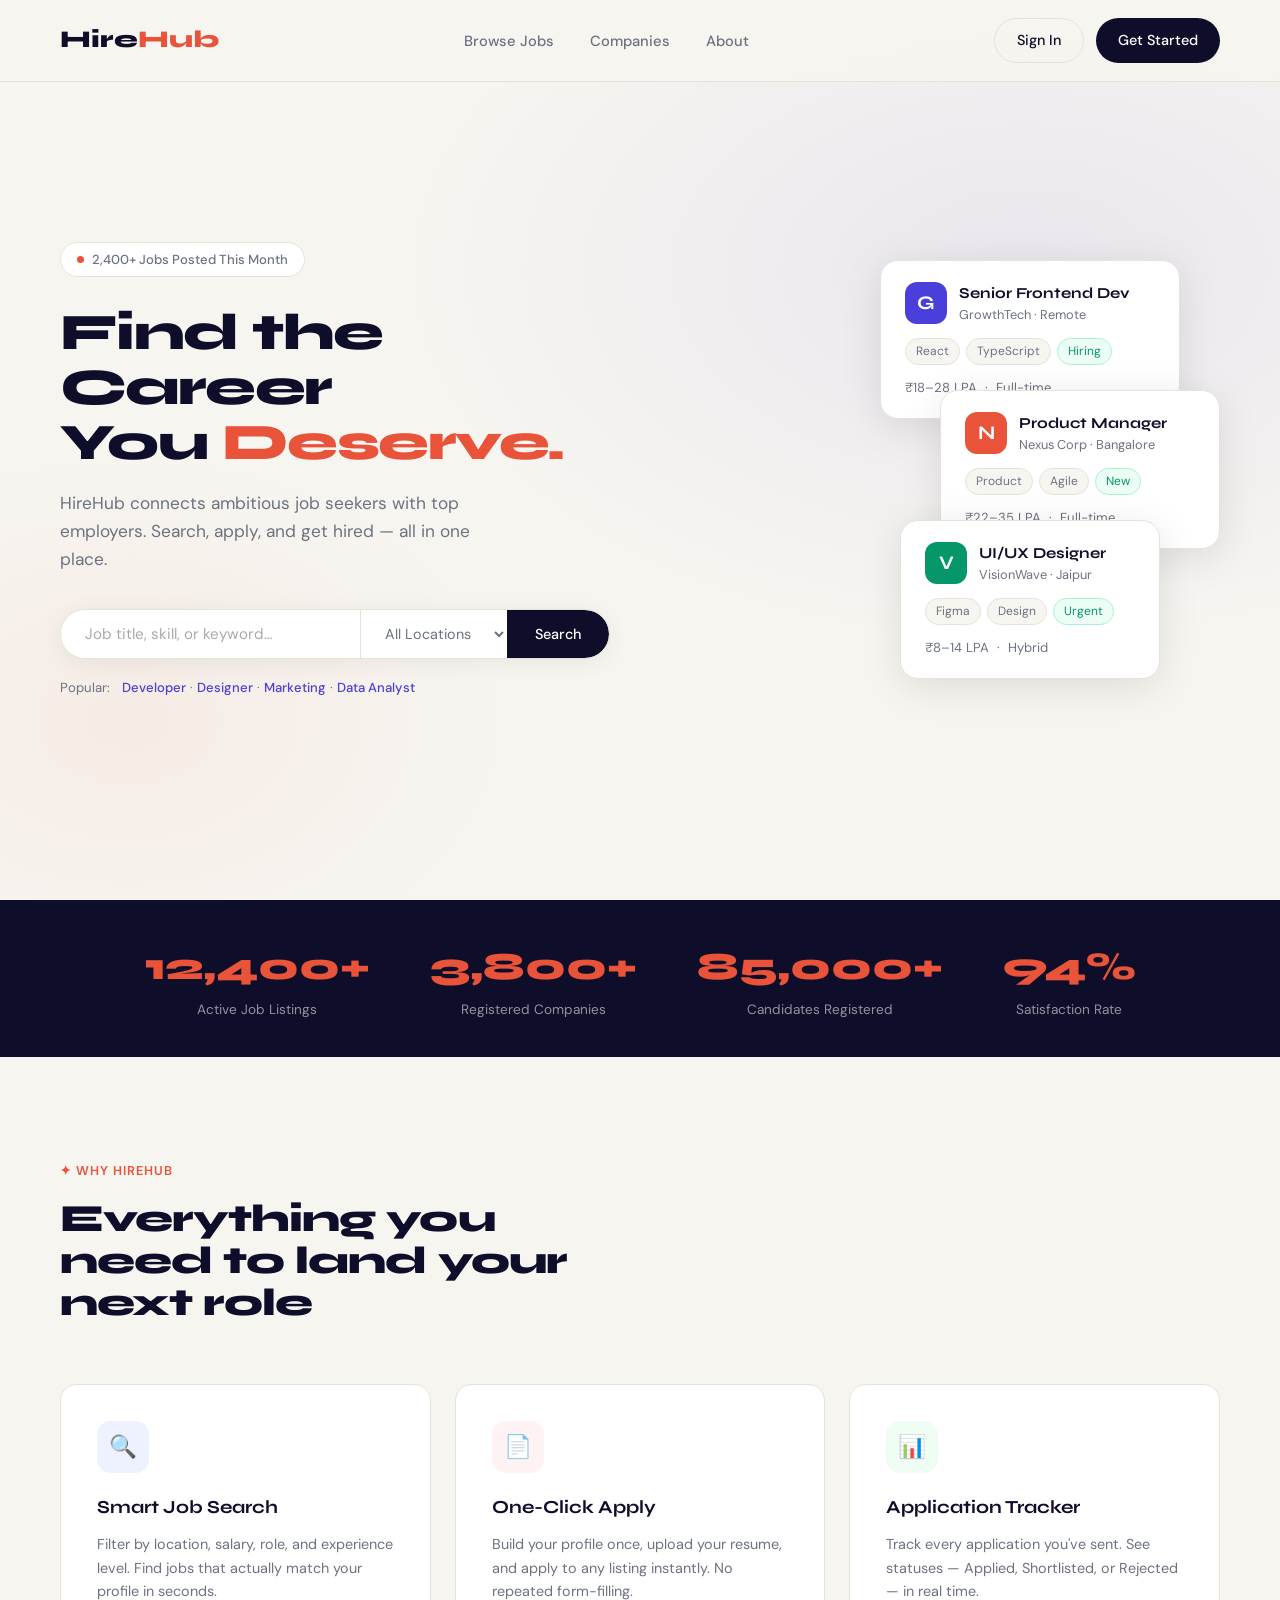
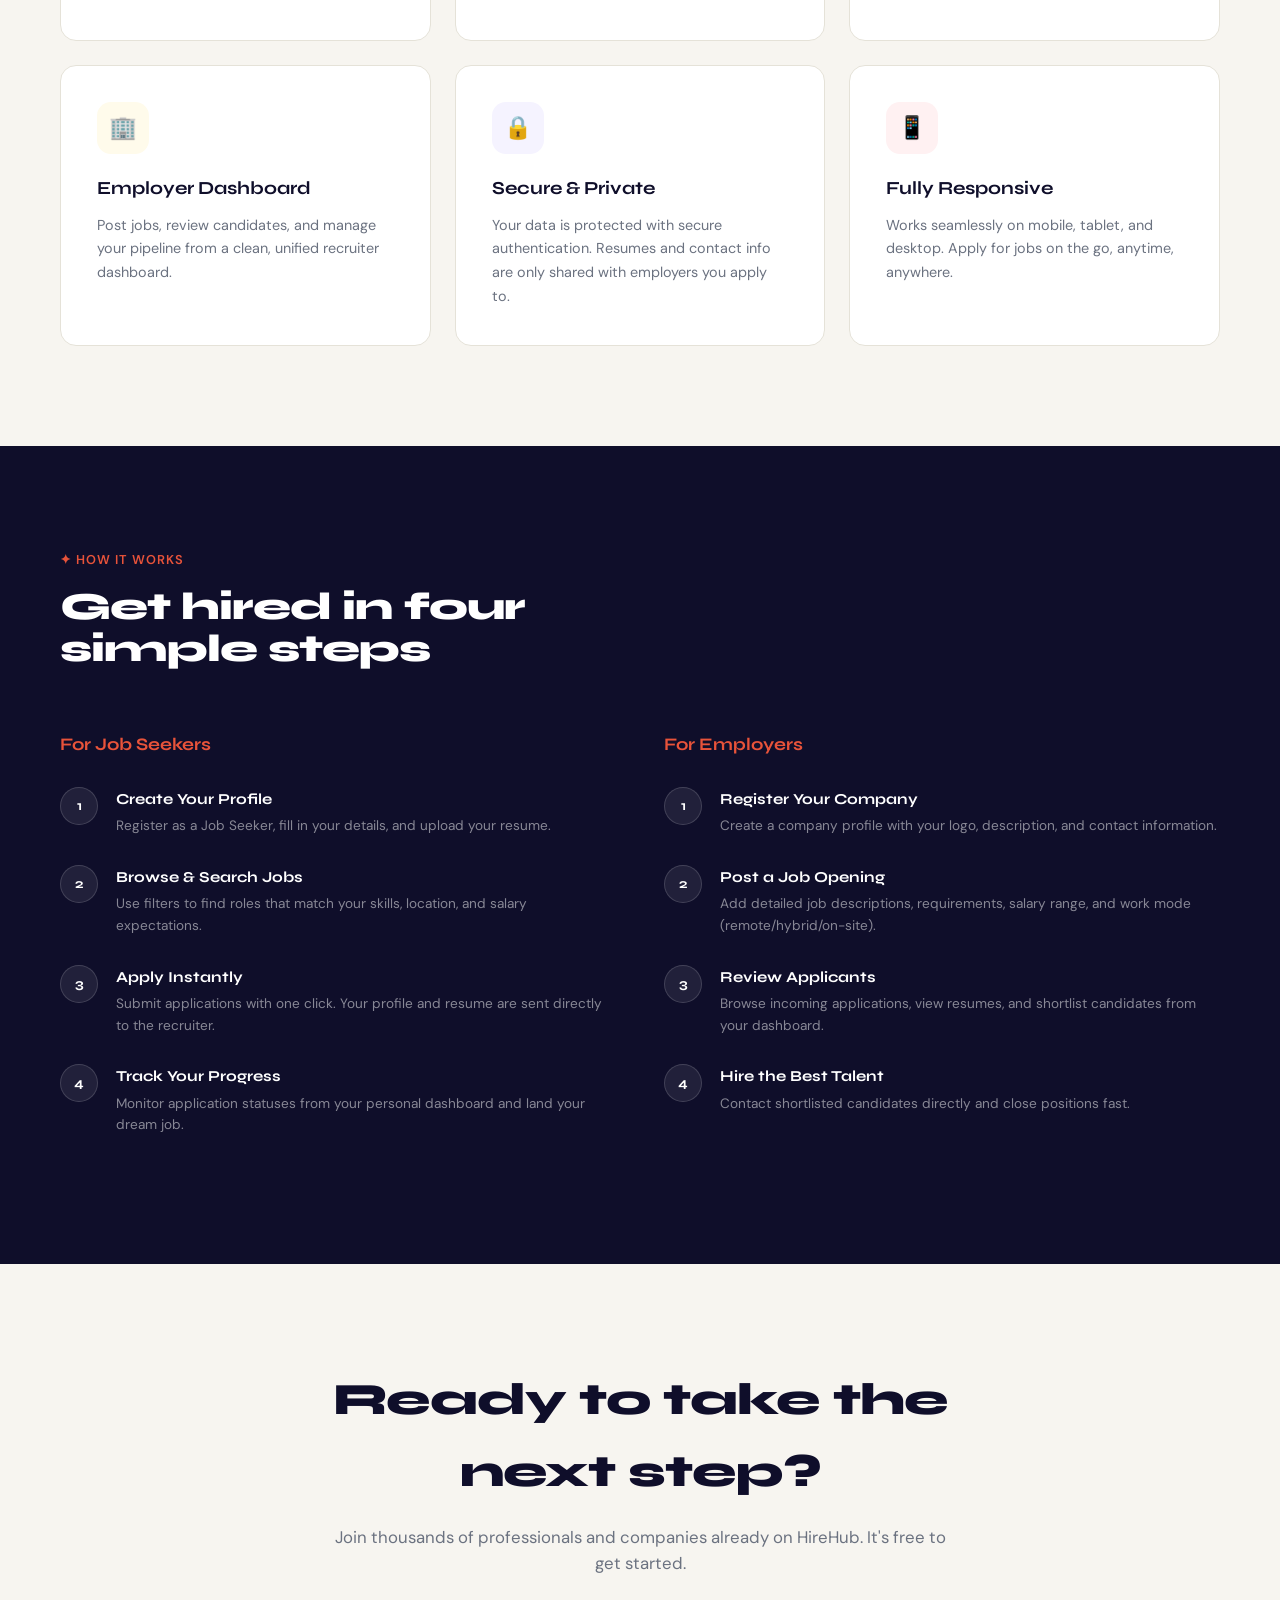
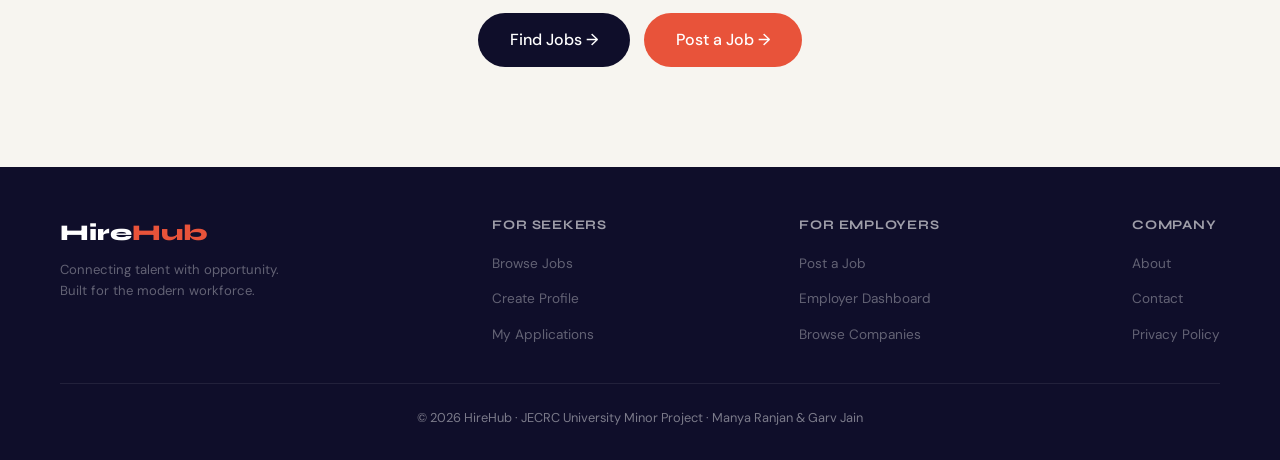
<file: src/main/resources/templates/index.html>
<!DOCTYPE html>
<html lang="en" xmlns:th="http://www.thymeleaf.org">
<head>
  <meta charset="UTF-8" />
  <meta name="viewport" content="width=device-width, initial-scale=1.0" />
  <title>HireHub | Find Your Dream Job</title>
  <link href="https://fonts.googleapis.com/css2?family=Syne:wght@400;600;700;800&family=DM+Sans:ital,opsz,wght@0,9..40,300;0,9..40,400;0,9..40,500;1,9..40,400&display=swap" rel="stylesheet" />
  <style>
    *, *::before, *::after { box-sizing: border-box; margin: 0; padding: 0; }

    :root {
      --ink:    #0F0E2A;
      --paper:  #F7F5F0;
      --card:   #FFFFFF;
      --coral:  #E8533A;
      --indigo: #4A3FDB;
      --muted:  #6B7280;
      --border: #E5E2D8;
      --radius: 16px;
      --font-head: 'Syne', sans-serif;
      --font-body: 'DM Sans', sans-serif;
    }

    html { scroll-behavior: smooth; }
    body { background: var(--paper); color: var(--ink); font-family: var(--font-body); line-height: 1.6; overflow-x: hidden; }

    /* ── NAV ── */
    nav {
      position: fixed; top: 0; left: 0; right: 0; z-index: 100;
      display: flex; align-items: center; justify-content: space-between;
      padding: 18px 60px;
      background: rgba(247,245,240,0.88); backdrop-filter: blur(16px);
      border-bottom: 1px solid var(--border);
    }
    .nav-logo { font-family: var(--font-head); font-size: 1.5rem; font-weight: 800; color: var(--ink); text-decoration: none; }
    .nav-logo span { color: var(--coral); }
    .nav-links { display: flex; gap: 36px; list-style: none; }
    .nav-links a { text-decoration: none; color: var(--muted); font-size: 0.92rem; font-weight: 500; transition: color .2s; }
    .nav-links a:hover { color: var(--ink); }
    .nav-cta { display: flex; gap: 12px; }
    .btn { display: inline-flex; align-items: center; gap: 6px; padding: 10px 22px; border-radius: 100px; font-family: var(--font-body); font-size: 0.9rem; font-weight: 500; cursor: pointer; text-decoration: none; border: none; transition: all .2s; }
    .btn-ghost { background: transparent; border: 1.5px solid var(--border); color: var(--ink); }
    .btn-ghost:hover { border-color: var(--ink); }
    .btn-primary { background: var(--ink); color: #fff; }
    .btn-primary:hover { background: var(--indigo); transform: translateY(-1px); box-shadow: 0 6px 20px rgba(74,63,219,.3); }
    .btn-coral { background: var(--coral); color: #fff; }
    .btn-coral:hover { background: #d44530; transform: translateY(-1px); box-shadow: 0 6px 20px rgba(232,83,58,.35); }
    .btn-lg { padding: 14px 32px; font-size: 1rem; border-radius: 100px; }

    /* ── HERO ── */
    .hero {
      min-height: 100vh; display: flex; align-items: center;
      padding: 120px 60px 80px;
      position: relative; overflow: hidden;
    }
    .hero-bg {
      position: absolute; inset: 0; pointer-events: none;
      background: radial-gradient(ellipse 70% 60% at 80% 30%, rgba(74,63,219,.08) 0%, transparent 70%),
                  radial-gradient(ellipse 50% 50% at 10% 80%, rgba(232,83,58,.06) 0%, transparent 60%);
    }
    .hero-grid {
      display: grid; grid-template-columns: 1fr 1fr; gap: 60px; align-items: center;
      max-width: 1200px; margin: 0 auto; width: 100%;
    }
    .hero-badge {
      display: inline-flex; align-items: center; gap: 8px;
      background: #fff; border: 1px solid var(--border); border-radius: 100px;
      padding: 6px 16px; font-size: 0.82rem; font-weight: 500; color: var(--muted);
      margin-bottom: 28px; width: fit-content;
      animation: fadeUp .6s ease both;
    }
    .hero-badge-dot { width: 7px; height: 7px; border-radius: 50%; background: var(--coral); }
    .hero h1 {
      font-family: var(--font-head); font-size: clamp(2.6rem, 4vw, 3.8rem); font-weight: 800;
      line-height: 1.08; letter-spacing: -0.03em; color: var(--ink);
      animation: fadeUp .6s .1s ease both;
    }
    .hero h1 em { font-style: normal; color: var(--coral); }
    .hero-sub {
      margin-top: 20px; font-size: 1.08rem; color: var(--muted); max-width: 440px;
      animation: fadeUp .6s .2s ease both;
    }
    .hero-actions { margin-top: 36px; display: flex; gap: 14px; flex-wrap: wrap; animation: fadeUp .6s .3s ease both; }

    .hero-search {
      margin-top: 36px; display: flex; gap: 0; background: #fff;
      border: 1.5px solid var(--border); border-radius: 100px; overflow: hidden;
      box-shadow: 0 4px 24px rgba(0,0,0,.06);
      animation: fadeUp .6s .35s ease both;
    }
    .hero-search input {
      flex: 1; border: none; outline: none; padding: 14px 24px;
      font-family: var(--font-body); font-size: 0.95rem; background: transparent; color: var(--ink);
    }
    .hero-search input::placeholder { color: #aaa; }
    .hero-search select {
      border: none; border-left: 1.5px solid var(--border); outline: none;
      padding: 0 20px; background: transparent; font-family: var(--font-body); font-size: 0.9rem; color: var(--muted); cursor: pointer;
    }
    .hero-search button {
      background: var(--ink); color: #fff; border: none; padding: 0 28px;
      font-family: var(--font-body); font-size: 0.9rem; font-weight: 500; cursor: pointer;
      border-radius: 0 100px 100px 0; transition: background .2s;
    }
    .hero-search button:hover { background: var(--indigo); }

    /* Hero visual */
    .hero-visual { position: relative; animation: fadeUp .7s .2s ease both; }
    .hero-card-stack { position: relative; height: 420px; }
    .job-card-float {
      position: absolute; background: #fff; border-radius: 18px;
      padding: 20px 24px; box-shadow: 0 8px 40px rgba(0,0,0,.10);
      border: 1px solid var(--border);
    }
    .job-card-float:nth-child(1) { width: 300px; top: 0; right: 40px; animation: floatA 4s ease-in-out infinite; }
    .job-card-float:nth-child(2) { width: 280px; top: 130px; right: 0px; animation: floatB 5s ease-in-out infinite; }
    .job-card-float:nth-child(3) { width: 260px; top: 260px; right: 60px; animation: floatA 4.5s .5s ease-in-out infinite; }
    .jcf-top { display: flex; align-items: center; gap: 12px; margin-bottom: 12px; }
    .jcf-logo {
      width: 42px; height: 42px; border-radius: 12px; display: flex; align-items: center; justify-content: center;
      font-size: 1.2rem; font-weight: 700; font-family: var(--font-head); color: #fff;
    }
    .jcf-title { font-family: var(--font-head); font-weight: 700; font-size: 0.95rem; }
    .jcf-comp { font-size: 0.8rem; color: var(--muted); }
    .jcf-tags { display: flex; gap: 6px; flex-wrap: wrap; }
    .tag { background: var(--paper); border: 1px solid var(--border); border-radius: 100px; padding: 3px 10px; font-size: 0.75rem; color: var(--muted); }
    .tag.green { background: #ECFDF5; border-color: #A7F3D0; color: #059669; }

    /* ── STATS ── */
    .stats { background: var(--ink); color: #fff; padding: 36px 60px; }
    .stats-inner { max-width: 1200px; margin: 0 auto; display: flex; gap: 60px; justify-content: center; align-items: center; flex-wrap: wrap; }
    .stat-item { text-align: center; }
    .stat-num { font-family: var(--font-head); font-size: 2.4rem; font-weight: 800; color: var(--coral); }
    .stat-label { font-size: 0.85rem; color: rgba(255,255,255,.55); margin-top: 2px; }

    /* ── FEATURES ── */
    .section { padding: 100px 60px; }
    .section-inner { max-width: 1200px; margin: 0 auto; }
    .section-label { display: inline-flex; align-items: center; gap: 8px; font-size: 0.8rem; font-weight: 600; letter-spacing: .08em; text-transform: uppercase; color: var(--coral); margin-bottom: 16px; }
    .section-title { font-family: var(--font-head); font-size: clamp(2rem, 3vw, 2.8rem); font-weight: 800; letter-spacing: -0.025em; color: var(--ink); max-width: 560px; line-height: 1.1; }
    .features-grid { margin-top: 60px; display: grid; grid-template-columns: repeat(3, 1fr); gap: 24px; }
    .feature-card {
      background: var(--card); border: 1px solid var(--border); border-radius: var(--radius);
      padding: 36px; transition: transform .3s, box-shadow .3s;
      position: relative; overflow: hidden;
    }
    .feature-card::before {
      content: ''; position: absolute; inset: 0; opacity: 0;
      background: linear-gradient(135deg, rgba(74,63,219,.04), transparent);
      transition: opacity .3s;
    }
    .feature-card:hover { transform: translateY(-4px); box-shadow: 0 16px 48px rgba(0,0,0,.08); }
    .feature-card:hover::before { opacity: 1; }
    .feature-icon {
      width: 52px; height: 52px; border-radius: 14px; display: flex; align-items: center; justify-content: center;
      font-size: 1.4rem; margin-bottom: 20px;
    }
    .feature-card h3 { font-family: var(--font-head); font-size: 1.15rem; font-weight: 700; margin-bottom: 10px; }
    .feature-card p { font-size: 0.9rem; color: var(--muted); line-height: 1.65; }

    /* ── HOW IT WORKS ── */
    .hiw { background: var(--ink); color: #fff; padding: 100px 60px; }
    .hiw .section-title { color: #fff; }
    .hiw .section-label { color: var(--coral); }
    .hiw-grid { margin-top: 60px; display: grid; grid-template-columns: repeat(2, 1fr); gap: 48px; }
    .hiw-col h4 { font-family: var(--font-head); font-size: 1.1rem; font-weight: 700; color: var(--coral); margin-bottom: 28px; }
    .step { display: flex; gap: 18px; margin-bottom: 28px; }
    .step-num {
      width: 38px; height: 38px; border-radius: 50%; flex-shrink: 0;
      background: rgba(255,255,255,.08); border: 1px solid rgba(255,255,255,.15);
      display: flex; align-items: center; justify-content: center;
      font-family: var(--font-head); font-size: 0.85rem; font-weight: 700; color: #fff;
    }
    .step-body h5 { font-family: var(--font-head); font-size: 0.95rem; font-weight: 700; margin-bottom: 4px; }
    .step-body p { font-size: 0.85rem; color: rgba(255,255,255,.5); line-height: 1.6; }

    /* ── CTA ── */
    .cta-section { padding: 100px 60px; text-align: center; background: var(--paper); }
    .cta-inner { max-width: 640px; margin: 0 auto; }
    .cta-inner h2 { font-family: var(--font-head); font-size: clamp(2rem, 3.5vw, 3rem); font-weight: 800; letter-spacing: -0.025em; color: var(--ink); margin-bottom: 16px; }
    .cta-inner p { color: var(--muted); font-size: 1.05rem; margin-bottom: 36px; }
    .cta-btns { display: flex; gap: 14px; justify-content: center; flex-wrap: wrap; }

    /* ── FOOTER ── */
    footer { background: var(--ink); color: rgba(255,255,255,.45); padding: 48px 60px 32px; }
    .footer-inner { max-width: 1200px; margin: 0 auto; display: flex; justify-content: space-between; align-items: flex-start; gap: 48px; flex-wrap: wrap; }
    .footer-brand .nav-logo { font-size: 1.4rem; color: #fff; }
    .footer-brand p { font-size: 0.82rem; margin-top: 8px; color: rgba(255,255,255,.35); max-width: 240px; }
    .footer-col h5 { font-family: var(--font-head); font-size: 0.82rem; font-weight: 700; letter-spacing: .06em; text-transform: uppercase; color: rgba(255,255,255,.6); margin-bottom: 14px; }
    .footer-col ul { list-style: none; display: flex; flex-direction: column; gap: 10px; }
    .footer-col a { text-decoration: none; color: rgba(255,255,255,.35); font-size: 0.85rem; transition: color .2s; }
    .footer-col a:hover { color: #fff; }
    .footer-bottom { max-width: 1200px; margin: 36px auto 0; padding-top: 24px; border-top: 1px solid rgba(255,255,255,.08); text-align: center; font-size: 0.8rem; }

    @keyframes fadeUp { from { opacity: 0; transform: translateY(24px); } to { opacity: 1; transform: none; } }
    @keyframes floatA { 0%,100% { transform: translateY(0); } 50% { transform: translateY(-12px); } }
    @keyframes floatB { 0%,100% { transform: translateY(0); } 50% { transform: translateY(-8px); } }

    @media (max-width: 900px) {
      nav { padding: 16px 24px; }
      .nav-links { display: none; }
      .hero { padding: 100px 24px 60px; }
      .hero-grid { grid-template-columns: 1fr; }
      .hero-visual { display: none; }
      .stats { padding: 32px 24px; }
      .stats-inner { gap: 32px; }
      .section { padding: 60px 24px; }
      .features-grid { grid-template-columns: 1fr; }
      .hiw { padding: 60px 24px; }
      .hiw-grid { grid-template-columns: 1fr; }
      .cta-section { padding: 60px 24px; }
      footer { padding: 40px 24px 24px; }
    }
  </style>
</head>
<body>

<!-- NAV -->
<nav>
  <a href="/" class="nav-logo">Hire<span>Hub</span></a>
  <ul class="nav-links">
    <li><a href="/jobs">Browse Jobs</a></li>
    <li><a href="/companies">Companies</a></li>
    <li><a href="/about">About</a></li>
  </ul>
  <div class="nav-cta">
    <a href="/login" class="btn btn-ghost">Sign In</a>
    <a href="/register" class="btn btn-primary">Get Started</a>
  </div>
</nav>

<!-- HERO -->
<section class="hero">
  <div class="hero-bg"></div>
  <div class="hero-grid">
    <div>
      <div class="hero-badge"><div class="hero-badge-dot"></div> 2,400+ Jobs Posted This Month</div>
      <h1>Find the Career<br>You <em>Deserve.</em></h1>
      <p class="hero-sub">HireHub connects ambitious job seekers with top employers. Search, apply, and get hired — all in one place.</p>
      <div class="hero-search">
        <input type="text" placeholder="Job title, skill, or keyword…" />
        <select>
          <option>All Locations</option>
          <option>Jaipur</option>
          <option>Delhi</option>
          <option>Bangalore</option>
          <option>Mumbai</option>
          <option>Remote</option>
        </select>
        <button>Search</button>
      </div>
      <div style="margin-top:18px; font-size:0.82rem; color:var(--muted); animation: fadeUp .6s .45s ease both;">
        Popular: &nbsp;
        <a href="/jobs?q=developer" style="color:var(--indigo);text-decoration:none;font-weight:500;">Developer</a> ·
        <a href="/jobs?q=designer" style="color:var(--indigo);text-decoration:none;font-weight:500;">Designer</a> ·
        <a href="/jobs?q=marketing" style="color:var(--indigo);text-decoration:none;font-weight:500;">Marketing</a> ·
        <a href="/jobs?q=data" style="color:var(--indigo);text-decoration:none;font-weight:500;">Data Analyst</a>
      </div>
    </div>
    <div class="hero-visual">
      <div class="hero-card-stack">
        <div class="job-card-float">
          <div class="jcf-top">
            <div class="jcf-logo" style="background:#4A3FDB;">G</div>
            <div><div class="jcf-title">Senior Frontend Dev</div><div class="jcf-comp">GrowthTech · Remote</div></div>
          </div>
          <div class="jcf-tags">
            <span class="tag">React</span><span class="tag">TypeScript</span><span class="tag green">Hiring</span>
          </div>
          <div style="margin-top:12px; font-size:0.82rem; color:var(--muted);">₹18–28 LPA &nbsp;·&nbsp; Full-time</div>
        </div>
        <div class="job-card-float">
          <div class="jcf-top">
            <div class="jcf-logo" style="background:#E8533A;">N</div>
            <div><div class="jcf-title">Product Manager</div><div class="jcf-comp">Nexus Corp · Bangalore</div></div>
          </div>
          <div class="jcf-tags">
            <span class="tag">Product</span><span class="tag">Agile</span><span class="tag green">New</span>
          </div>
          <div style="margin-top:12px; font-size:0.82rem; color:var(--muted);">₹22–35 LPA &nbsp;·&nbsp; Full-time</div>
        </div>
        <div class="job-card-float">
          <div class="jcf-top">
            <div class="jcf-logo" style="background:#059669;">V</div>
            <div><div class="jcf-title">UI/UX Designer</div><div class="jcf-comp">VisionWave · Jaipur</div></div>
          </div>
          <div class="jcf-tags">
            <span class="tag">Figma</span><span class="tag">Design</span><span class="tag green">Urgent</span>
          </div>
          <div style="margin-top:12px; font-size:0.82rem; color:var(--muted);">₹8–14 LPA &nbsp;·&nbsp; Hybrid</div>
        </div>
      </div>
    </div>
  </div>
</section>

<!-- STATS -->
<div class="stats">
  <div class="stats-inner">
    <div class="stat-item"><div class="stat-num">12,400+</div><div class="stat-label">Active Job Listings</div></div>
    <div class="stat-item"><div class="stat-num">3,800+</div><div class="stat-label">Registered Companies</div></div>
    <div class="stat-item"><div class="stat-num">85,000+</div><div class="stat-label">Candidates Registered</div></div>
    <div class="stat-item"><div class="stat-num">94%</div><div class="stat-label">Satisfaction Rate</div></div>
  </div>
</div>

<!-- FEATURES -->
<section class="section">
  <div class="section-inner">
    <div class="section-label">✦ Why HireHub</div>
    <div class="section-title">Everything you need to land your next role</div>
    <div class="features-grid">
      <div class="feature-card">
        <div class="feature-icon" style="background:#EEF2FF;">🔍</div>
        <h3>Smart Job Search</h3>
        <p>Filter by location, salary, role, and experience level. Find jobs that actually match your profile in seconds.</p>
      </div>
      <div class="feature-card">
        <div class="feature-icon" style="background:#FEF2F2;">📄</div>
        <h3>One-Click Apply</h3>
        <p>Build your profile once, upload your resume, and apply to any listing instantly. No repeated form-filling.</p>
      </div>
      <div class="feature-card">
        <div class="feature-icon" style="background:#F0FDF4;">📊</div>
        <h3>Application Tracker</h3>
        <p>Track every application you've sent. See statuses — Applied, Shortlisted, or Rejected — in real time.</p>
      </div>
      <div class="feature-card">
        <div class="feature-icon" style="background:#FFFBEB;">🏢</div>
        <h3>Employer Dashboard</h3>
        <p>Post jobs, review candidates, and manage your pipeline from a clean, unified recruiter dashboard.</p>
      </div>
      <div class="feature-card">
        <div class="feature-icon" style="background:#F5F3FF;">🔒</div>
        <h3>Secure & Private</h3>
        <p>Your data is protected with secure authentication. Resumes and contact info are only shared with employers you apply to.</p>
      </div>
      <div class="feature-card">
        <div class="feature-icon" style="background:#FFF1F2;">📱</div>
        <h3>Fully Responsive</h3>
        <p>Works seamlessly on mobile, tablet, and desktop. Apply for jobs on the go, anytime, anywhere.</p>
      </div>
    </div>
  </div>
</section>

<!-- HOW IT WORKS -->
<section class="hiw">
  <div class="section-inner">
    <div class="section-label">✦ How It Works</div>
    <div class="section-title">Get hired in four simple steps</div>
    <div class="hiw-grid">
      <div class="hiw-col">
        <h4>For Job Seekers</h4>
        <div class="step">
          <div class="step-num">1</div>
          <div class="step-body"><h5>Create Your Profile</h5><p>Register as a Job Seeker, fill in your details, and upload your resume.</p></div>
        </div>
        <div class="step">
          <div class="step-num">2</div>
          <div class="step-body"><h5>Browse & Search Jobs</h5><p>Use filters to find roles that match your skills, location, and salary expectations.</p></div>
        </div>
        <div class="step">
          <div class="step-num">3</div>
          <div class="step-body"><h5>Apply Instantly</h5><p>Submit applications with one click. Your profile and resume are sent directly to the recruiter.</p></div>
        </div>
        <div class="step">
          <div class="step-num">4</div>
          <div class="step-body"><h5>Track Your Progress</h5><p>Monitor application statuses from your personal dashboard and land your dream job.</p></div>
        </div>
      </div>
      <div class="hiw-col">
        <h4>For Employers</h4>
        <div class="step">
          <div class="step-num">1</div>
          <div class="step-body"><h5>Register Your Company</h5><p>Create a company profile with your logo, description, and contact information.</p></div>
        </div>
        <div class="step">
          <div class="step-num">2</div>
          <div class="step-body"><h5>Post a Job Opening</h5><p>Add detailed job descriptions, requirements, salary range, and work mode (remote/hybrid/on-site).</p></div>
        </div>
        <div class="step">
          <div class="step-num">3</div>
          <div class="step-body"><h5>Review Applicants</h5><p>Browse incoming applications, view resumes, and shortlist candidates from your dashboard.</p></div>
        </div>
        <div class="step">
          <div class="step-num">4</div>
          <div class="step-body"><h5>Hire the Best Talent</h5><p>Contact shortlisted candidates directly and close positions fast.</p></div>
        </div>
      </div>
    </div>
  </div>
</section>

<!-- CTA -->
<section class="cta-section">
  <div class="cta-inner">
    <h2>Ready to take the next step?</h2>
    <p>Join thousands of professionals and companies already on HireHub. It's free to get started.</p>
    <div class="cta-btns">
      <a href="/register?role=seeker" class="btn btn-primary btn-lg">Find Jobs →</a>
      <a href="/register?role=employer" class="btn btn-coral btn-lg">Post a Job →</a>
    </div>
  </div>
</section>

<!-- FOOTER -->
<footer>
  <div class="footer-inner">
    <div class="footer-brand">
      <a href="/" class="nav-logo">Hire<span style="color:var(--coral)">Hub</span></a>
      <p>Connecting talent with opportunity. Built for the modern workforce.</p>
    </div>
    <div class="footer-col">
      <h5>For Seekers</h5>
      <ul>
        <li><a href="/jobs">Browse Jobs</a></li>
        <li><a href="/register?role=seeker">Create Profile</a></li>
        <li><a href="/dashboard/seeker">My Applications</a></li>
      </ul>
    </div>
    <div class="footer-col">
      <h5>For Employers</h5>
      <ul>
        <li><a href="/register?role=employer">Post a Job</a></li>
        <li><a href="/dashboard/employer">Employer Dashboard</a></li>
        <li><a href="/companies">Browse Companies</a></li>
      </ul>
    </div>
    <div class="footer-col">
      <h5>Company</h5>
      <ul>
        <li><a href="/about">About</a></li>
        <li><a href="/contact">Contact</a></li>
        <li><a href="/privacy">Privacy Policy</a></li>
      </ul>
    </div>
  </div>
  <div class="footer-bottom">© 2026 HireHub · JECRC University Minor Project · Manya Ranjan &amp; Garv Jain</div>
</footer>

</body>
</html>
</file>
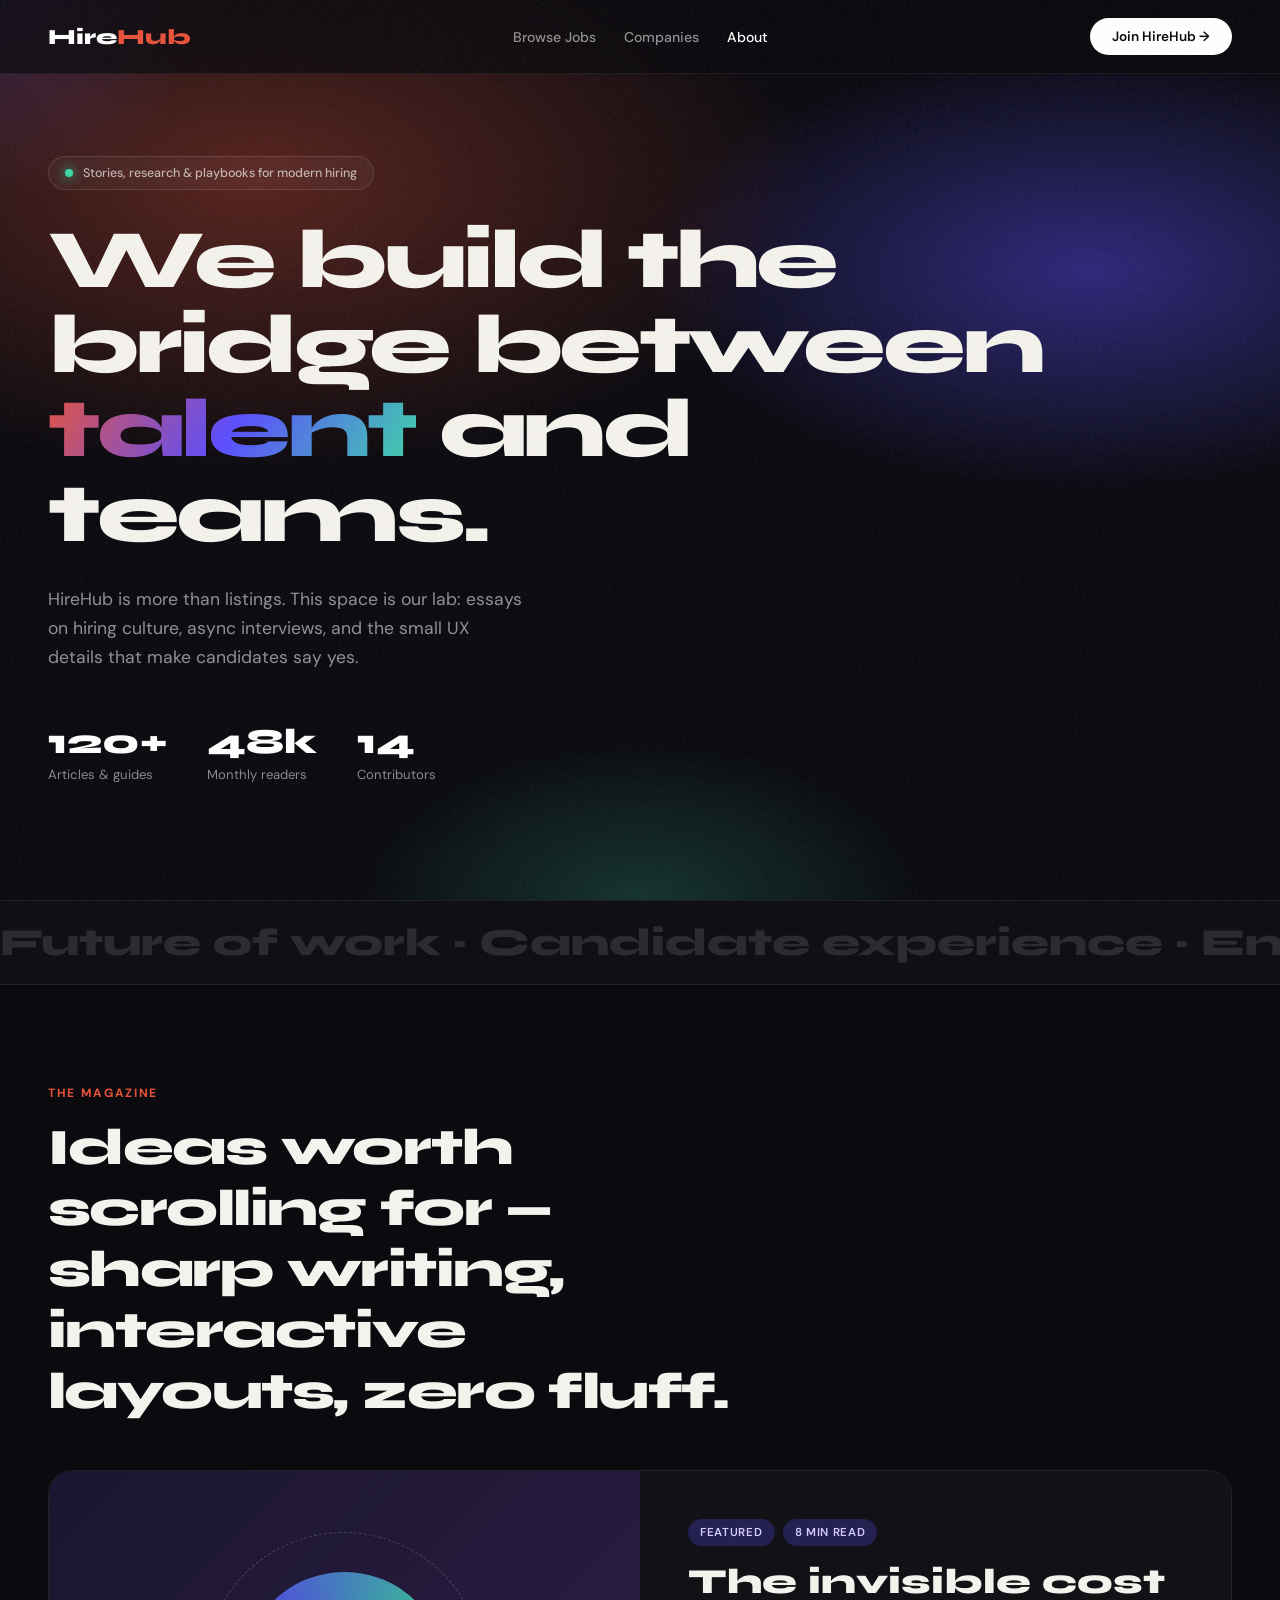
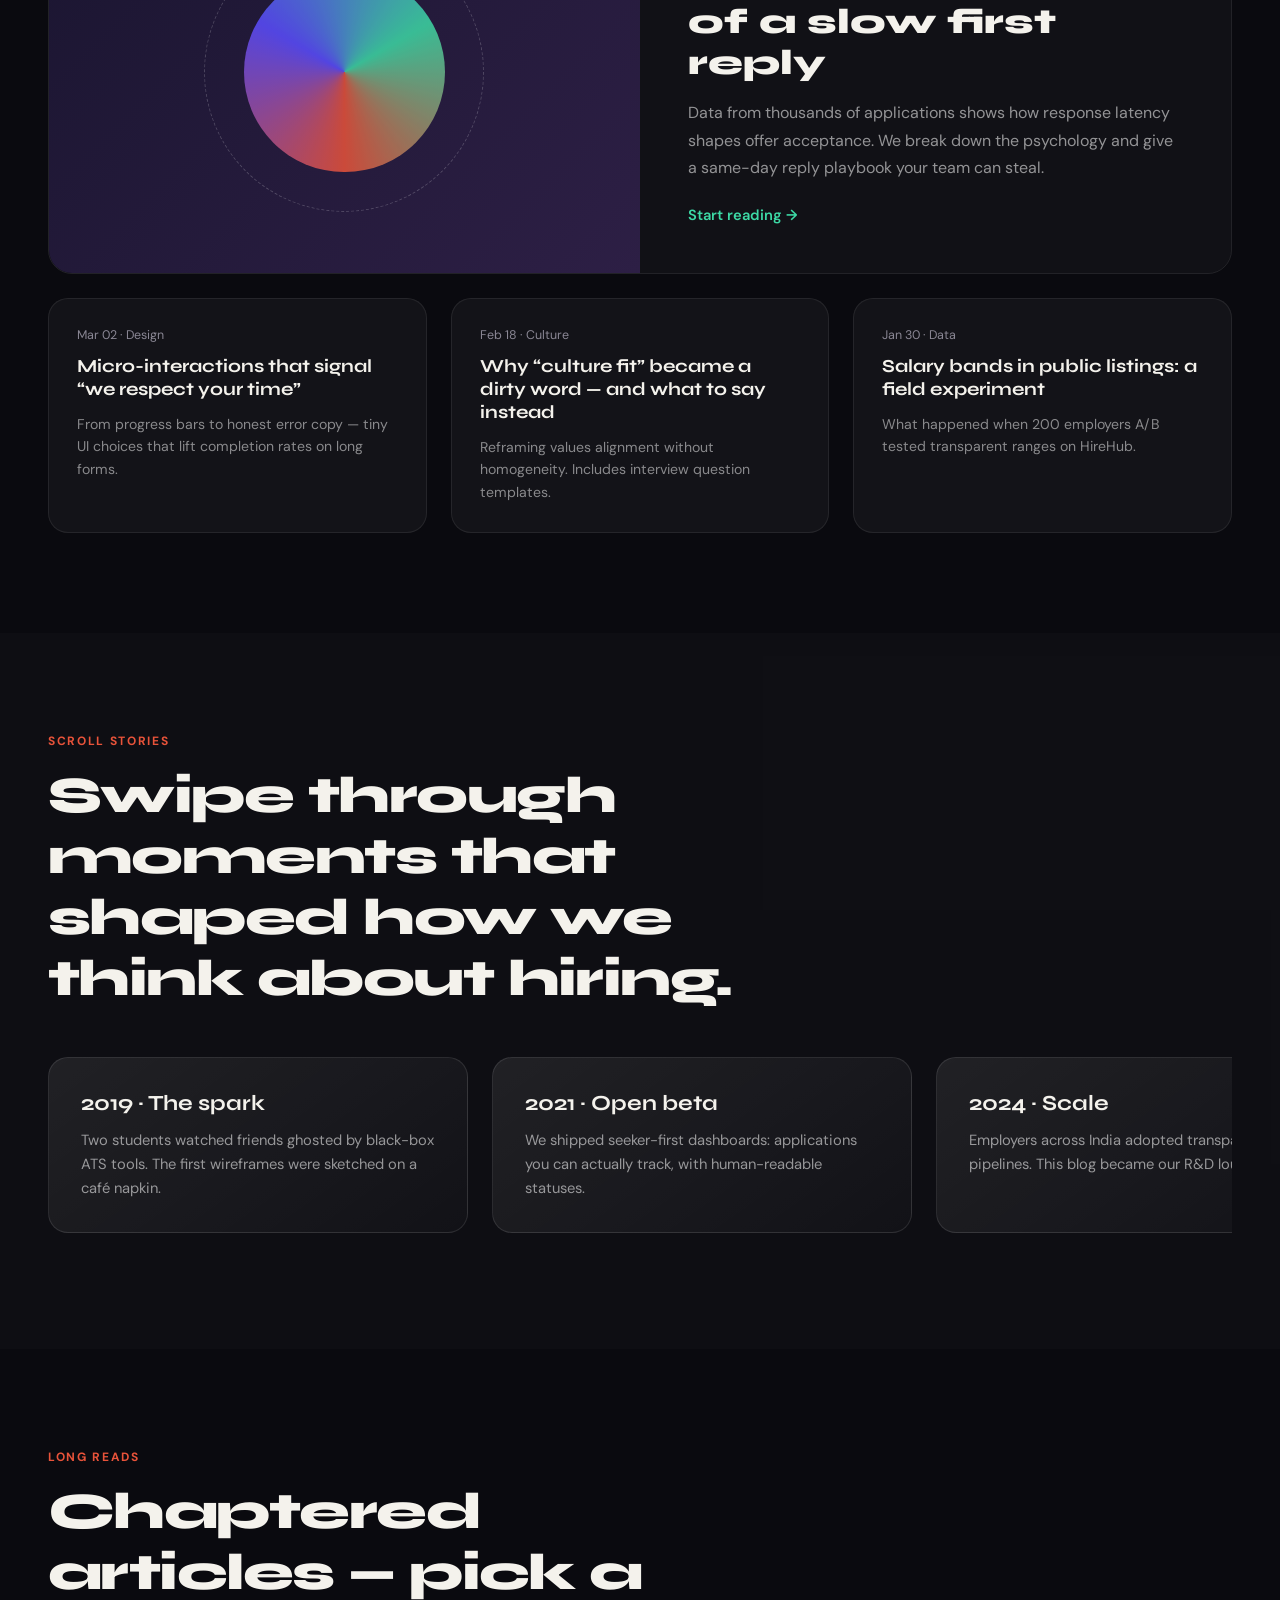
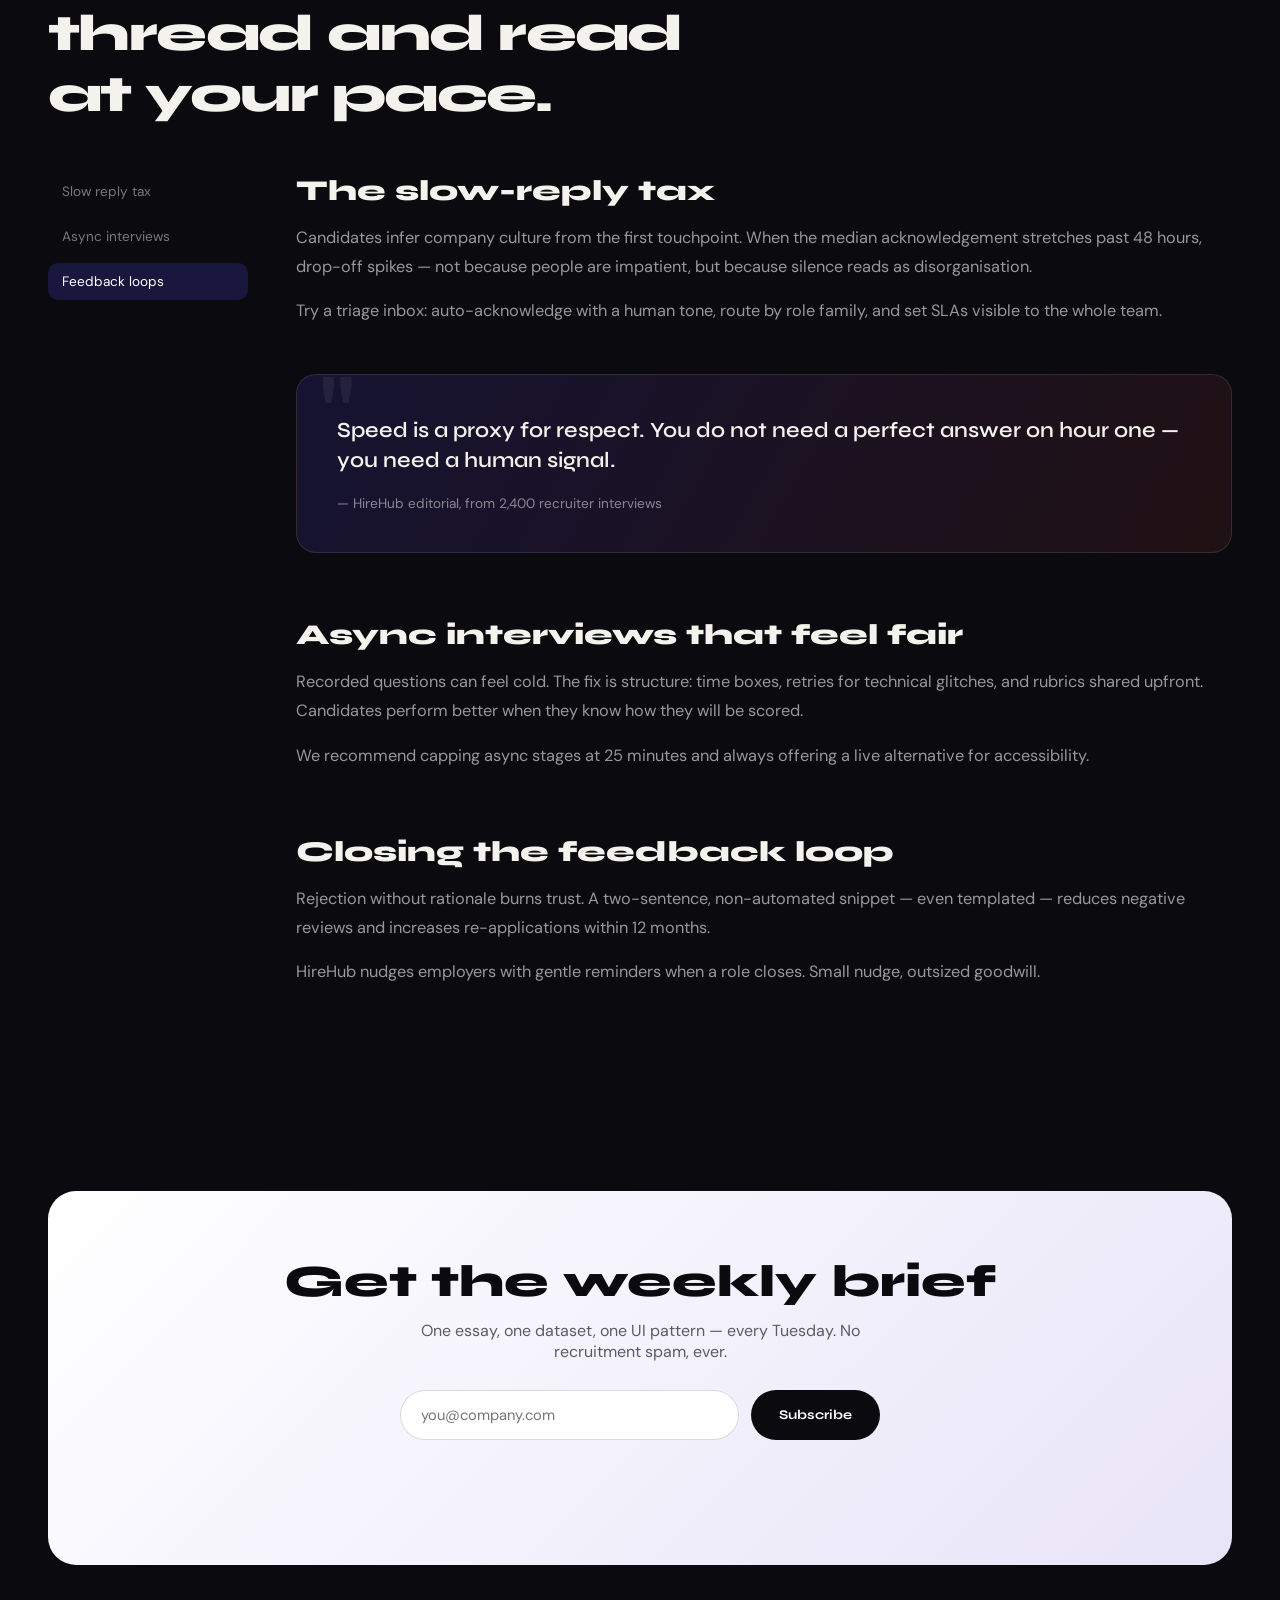
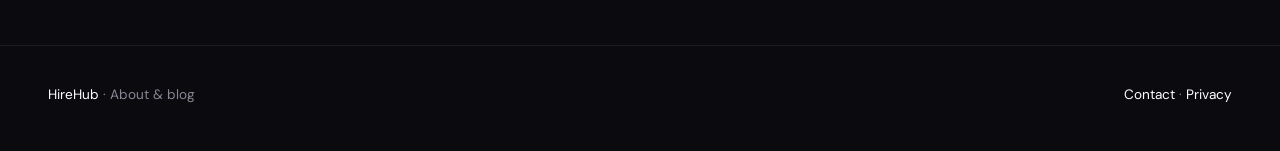
<file: src/main/resources/templates/about.html>
<!DOCTYPE html>
<html lang="en" xmlns:th="http://www.thymeleaf.org">
<head>
  <meta charset="UTF-8" />
  <meta name="viewport" content="width=device-width, initial-scale=1.0" />
  <title>About &amp; Insights | HireHub</title>
  <link href="https://fonts.googleapis.com/css2?family=Syne:wght@400;600;700;800&family=DM+Sans:ital,opsz,wght@0,9..40,300;0,9..40,400;0,9..40,500;1,9..40,400&display=swap" rel="stylesheet" />
  <style>
    *, *::before, *::after { box-sizing: border-box; margin: 0; padding: 0; }
    :root {
      --ink: #0a0a0f;
      --paper: #f4f2ec;
      --coral: #e8533a;
      --indigo: #5b4dff;
      --mint: #3dd9a5;
      --muted: #8a8794;
      --font-head: 'Syne', sans-serif;
      --font-body: 'DM Sans', sans-serif;
      --ease-out: cubic-bezier(0.22, 1, 0.36, 1);
    }

    html { scroll-behavior: smooth; }
    @media (prefers-reduced-motion: reduce) {
      html { scroll-behavior: auto; }
      *, *::before, *::after { animation-duration: 0.01ms !important; animation-iteration-count: 1 !important; transition-duration: 0.01ms !important; }
    }

    body {
      font-family: var(--font-body);
      background: var(--ink);
      color: var(--paper);
      overflow-x: hidden;
      cursor: default;
    }

    /* ambient cursor glow */
    #cursor-glow {
      pointer-events: none;
      position: fixed;
      width: 420px;
      height: 420px;
      border-radius: 50%;
      background: radial-gradient(circle, rgba(91, 77, 255, 0.22) 0%, transparent 68%);
      transform: translate(-50%, -50%);
      z-index: 0;
      opacity: 0;
      transition: opacity 0.5s var(--ease-out);
      mix-blend-mode: screen;
    }
    body.ready #cursor-glow { opacity: 1; }

    .noise {
      pointer-events: none;
      position: fixed;
      inset: 0;
      z-index: 9998;
      opacity: 0.04;
      background-image: url("data:image/svg+xml,%3Csvg viewBox='0 0 256 256' xmlns='http://www.w3.org/2000/svg'%3E%3Cfilter id='n'%3E%3CfeTurbulence type='fractalNoise' baseFrequency='0.9' numOctaves='4' stitchTiles='stitch'/%3E%3C/filter%3E%3Crect width='100%25' height='100%25' filter='url(%23n)'/%3E%3C/svg%3E");
    }

    /* nav */
    nav {
      position: fixed;
      top: 0; left: 0; right: 0;
      z-index: 100;
      display: flex;
      align-items: center;
      justify-content: space-between;
      padding: 18px 48px;
      background: rgba(10, 10, 15, 0.72);
      backdrop-filter: blur(16px);
      border-bottom: 1px solid rgba(255,255,255,0.06);
    }
    .nav-logo {
      font-family: var(--font-head);
      font-size: 1.35rem;
      font-weight: 800;
      color: #fff;
      text-decoration: none;
    }
    .nav-logo span { color: var(--coral); }
    .nav-links { display: flex; gap: 28px; list-style: none; }
    .nav-links a {
      color: rgba(255,255,255,0.55);
      text-decoration: none;
      font-size: 0.88rem;
      font-weight: 500;
      transition: color 0.25s;
    }
    .nav-links a:hover, .nav-links a.active { color: #fff; }
    .nav-cta {
      display: inline-flex;
      align-items: center;
      gap: 8px;
      padding: 10px 22px;
      border-radius: 100px;
      background: #fff;
      color: var(--ink);
      font-size: 0.85rem;
      font-weight: 600;
      text-decoration: none;
      transition: transform 0.3s var(--ease-out), box-shadow 0.3s;
    }
    .nav-cta:hover { transform: translateY(-2px); box-shadow: 0 12px 40px rgba(91, 77, 255, 0.35); }

    /* hero */
    .hero {
      position: relative;
      min-height: 100vh;
      display: flex;
      flex-direction: column;
      justify-content: center;
      padding: 120px 48px 80px;
      z-index: 1;
    }
    .mesh {
      position: absolute;
      inset: 0;
      z-index: -1;
      background:
        radial-gradient(ellipse 80% 60% at 20% 20%, rgba(232, 83, 58, 0.35) 0%, transparent 55%),
        radial-gradient(ellipse 70% 50% at 85% 30%, rgba(91, 77, 255, 0.45) 0%, transparent 50%),
        radial-gradient(ellipse 50% 40% at 50% 100%, rgba(61, 217, 165, 0.2) 0%, transparent 45%);
      filter: blur(0px);
    }

    .hero-badge {
      display: inline-flex;
      align-items: center;
      gap: 10px;
      padding: 8px 16px;
      border-radius: 100px;
      border: 1px solid rgba(255,255,255,0.12);
      background: rgba(255,255,255,0.04);
      font-size: 0.78rem;
      font-weight: 500;
      color: rgba(255,255,255,0.65);
      width: fit-content;
      margin-bottom: 28px;
      opacity: 0;
      transform: translateY(24px);
    }
    .hero-badge .dot {
      width: 8px; height: 8px;
      border-radius: 50%;
      background: var(--mint);
      box-shadow: 0 0 12px var(--mint);
      animation: pulse 2.2s ease-in-out infinite;
    }
    @keyframes pulse { 0%,100% { opacity: 1; } 50% { opacity: 0.45; } }

    .hero h1 {
      font-family: var(--font-head);
      font-size: clamp(2.8rem, 7vw, 5.2rem);
      font-weight: 800;
      line-height: 1.02;
      letter-spacing: -0.04em;
      max-width: 12ch;
      opacity: 0;
      transform: translateY(40px);
    }
    .hero h1 em {
      font-style: normal;
      background: linear-gradient(120deg, var(--coral), var(--indigo), var(--mint));
      -webkit-background-clip: text;
      background-clip: text;
      color: transparent;
    }

    .hero-sub {
      margin-top: 28px;
      font-size: 1.1rem;
      color: rgba(255,255,255,0.55);
      max-width: 480px;
      line-height: 1.65;
      opacity: 0;
      transform: translateY(32px);
    }

    .hero-stats {
      display: flex;
      flex-wrap: wrap;
      gap: 40px;
      margin-top: 48px;
      opacity: 0;
      transform: translateY(28px);
    }
    .hero-stat strong {
      font-family: var(--font-head);
      font-size: 2.2rem;
      font-weight: 800;
      color: #fff;
      display: block;
    }
    .hero-stat span { font-size: 0.82rem; color: var(--muted); }

    .reveal-in { opacity: 1 !important; transform: none !important; transition: opacity 1s var(--ease-out), transform 1s var(--ease-out); }

    /* scroll progress */
    #read-progress {
      position: fixed;
      top: 0; left: 0;
      height: 3px;
      width: 0%;
      background: linear-gradient(90deg, var(--coral), var(--indigo));
      z-index: 101;
      transform-origin: left;
    }

    /* marquee */
    .marquee-wrap {
      overflow: hidden;
      border-block: 1px solid rgba(255,255,255,0.08);
      background: rgba(255,255,255,0.02);
      padding: 18px 0;
    }
    .marquee {
      display: flex;
      gap: 48px;
      width: max-content;
      animation: marquee 28s linear infinite;
      font-family: var(--font-head);
      font-size: clamp(1.5rem, 3vw, 2.4rem);
      font-weight: 800;
      color: rgba(255,255,255,0.12);
      white-space: nowrap;
    }
    @keyframes marquee { to { transform: translateX(-50%); } }
    @media (prefers-reduced-motion: reduce) { .marquee { animation: none; } }

    /* section */
    section {
      position: relative;
      padding: 100px 48px;
      z-index: 1;
    }
    .section-label {
      font-size: 0.75rem;
      font-weight: 700;
      letter-spacing: 0.14em;
      text-transform: uppercase;
      color: var(--coral);
      margin-bottom: 16px;
    }
    .section-title {
      font-family: var(--font-head);
      font-size: clamp(2rem, 4vw, 3.2rem);
      font-weight: 800;
      letter-spacing: -0.03em;
      max-width: 700px;
      margin-bottom: 48px;
    }

    /* story cards horizontal */
    .story-rail {
      display: flex;
      gap: 24px;
      overflow-x: auto;
      padding-bottom: 16px;
      scroll-snap-type: x mandatory;
      -webkit-overflow-scrolling: touch;
      scrollbar-width: thin;
      scrollbar-color: var(--indigo) transparent;
    }
    .story-rail::-webkit-scrollbar { height: 6px; }
    .story-rail::-webkit-scrollbar-thumb { background: var(--indigo); border-radius: 99px; }

    .story-card {
      flex: 0 0 min(85vw, 420px);
      scroll-snap-align: start;
      border-radius: 20px;
      padding: 32px;
      background: linear-gradient(145deg, rgba(255,255,255,0.08), rgba(255,255,255,0.02));
      border: 1px solid rgba(255,255,255,0.1);
      transition: transform 0.5s var(--ease-out), border-color 0.4s;
    }
    .story-card:hover { transform: scale(1.02); border-color: rgba(91, 77, 255, 0.5); }
    .story-card h3 {
      font-family: var(--font-head);
      font-size: 1.35rem;
      margin-bottom: 12px;
    }
    .story-card p { color: rgba(255,255,255,0.55); font-size: 0.92rem; line-height: 1.65; }

    /* blog grid */
    .blog-grid {
      display: grid;
      grid-template-columns: repeat(12, 1fr);
      gap: 24px;
    }

    .blog-feature {
      grid-column: span 12;
      display: grid;
      grid-template-columns: 1fr 1fr;
      gap: 0;
      border-radius: 24px;
      overflow: hidden;
      border: 1px solid rgba(255,255,255,0.1);
      min-height: 380px;
    }
    @media (max-width: 900px) {
      .blog-feature { grid-template-columns: 1fr; }
    }

    .blog-feature-visual {
      position: relative;
      background: linear-gradient(135deg, #1a1530, #2d1f45);
      display: flex;
      align-items: center;
      justify-content: center;
      padding: 40px;
    }
    .orbit {
      width: min(280px, 70vw);
      height: min(280px, 70vw);
      border-radius: 50%;
      border: 1px dashed rgba(255,255,255,0.2);
      display: flex;
      align-items: center;
      justify-content: center;
      animation: spin 24s linear infinite;
    }
    @keyframes spin { to { transform: rotate(360deg); } }
    @media (prefers-reduced-motion: reduce) { .orbit { animation: none; } }
    .orbit-inner {
      width: 72%;
      height: 72%;
      border-radius: 50%;
      background: conic-gradient(from 180deg, var(--coral), var(--indigo), var(--mint), var(--coral));
      opacity: 0.85;
      filter: blur(0);
    }

    .blog-feature-body {
      padding: 48px;
      display: flex;
      flex-direction: column;
      justify-content: center;
      background: rgba(255,255,255,0.03);
    }
    .tag-row { display: flex; flex-wrap: wrap; gap: 8px; margin-bottom: 16px; }
    .tag {
      font-size: 0.72rem;
      font-weight: 600;
      text-transform: uppercase;
      letter-spacing: 0.06em;
      padding: 6px 12px;
      border-radius: 100px;
      background: rgba(91, 77, 255, 0.25);
      color: #d4ccff;
    }
    .blog-feature-body h2 {
      font-family: var(--font-head);
      font-size: clamp(1.6rem, 3vw, 2.2rem);
      font-weight: 800;
      margin-bottom: 16px;
      line-height: 1.15;
    }
    .blog-feature-body p { color: rgba(255,255,255,0.55); line-height: 1.7; margin-bottom: 24px; }
    .read-link {
      display: inline-flex;
      align-items: center;
      gap: 8px;
      color: var(--mint);
      font-weight: 600;
      font-size: 0.92rem;
      text-decoration: none;
      width: fit-content;
      transition: gap 0.3s var(--ease-out);
    }
    .read-link:hover { gap: 14px; }

    .blog-card {
      grid-column: span 4;
      border-radius: 20px;
      padding: 28px;
      background: rgba(255,255,255,0.04);
      border: 1px solid rgba(255,255,255,0.08);
      transition: border-color 0.35s, background 0.35s;
      transform-style: preserve-3d;
      perspective: 1000px;
    }
    @media (max-width: 1100px) { .blog-card { grid-column: span 6; } }
    @media (max-width: 640px) { .blog-card { grid-column: span 12; } }

    .blog-card:hover {
      border-color: rgba(232, 83, 58, 0.35);
      background: rgba(255,255,255,0.06);
    }
    .blog-card .meta { font-size: 0.78rem; color: var(--muted); margin-bottom: 12px; }
    .blog-card h3 {
      font-family: var(--font-head);
      font-size: 1.15rem;
      font-weight: 700;
      margin-bottom: 12px;
      line-height: 1.25;
    }
    .blog-card p { font-size: 0.88rem; color: rgba(255,255,255,0.5); line-height: 1.6; }

    /* sticky chapter nav */
    .chapters {
      position: sticky;
      top: 100px;
      align-self: start;
    }
    .chapter-list { list-style: none; display: flex; flex-direction: column; gap: 8px; }
    .chapter-list a {
      display: block;
      padding: 10px 14px;
      border-radius: 10px;
      color: rgba(255,255,255,0.45);
      text-decoration: none;
      font-size: 0.85rem;
      transition: background 0.25s, color 0.25s;
    }
    .chapter-list a:hover, .chapter-list a.active {
      background: rgba(91, 77, 255, 0.2);
      color: #fff;
    }

    .two-col {
      display: grid;
      grid-template-columns: 200px 1fr;
      gap: 48px;
      align-items: start;
    }
    @media (max-width: 900px) {
      .two-col { grid-template-columns: 1fr; }
      .chapters { position: relative; top: 0; }
      .chapter-list { flex-direction: row; flex-wrap: wrap; }
    }

    .article-block {
      margin-bottom: 64px;
      scroll-margin-top: 100px;
    }
    .article-block h2 {
      font-family: var(--font-head);
      font-size: 1.8rem;
      font-weight: 800;
      margin-bottom: 16px;
    }
    .article-block p {
      color: rgba(255,255,255,0.58);
      line-height: 1.75;
      margin-bottom: 16px;
      font-size: 1.02rem;
    }

    /* interactive quote */
    .quote-box {
      margin: 48px 0;
      padding: 40px;
      border-radius: 20px;
      border: 1px solid rgba(255,255,255,0.1);
      background: linear-gradient(120deg, rgba(91,77,255,0.15), rgba(232,83,58,0.1));
      position: relative;
      overflow: hidden;
    }
    .quote-box::before {
      content: '"';
      position: absolute;
      top: -20px;
      left: 20px;
      font-family: var(--font-head);
      font-size: 8rem;
      line-height: 1;
      color: rgba(255,255,255,0.06);
      pointer-events: none;
    }
    .quote-box blockquote {
      font-family: var(--font-head);
      font-size: 1.35rem;
      font-weight: 600;
      line-height: 1.4;
      position: relative;
    }
    .quote-box cite {
      display: block;
      margin-top: 20px;
      font-size: 0.85rem;
      color: var(--muted);
      font-style: normal;
    }

    /* CTA */
    .cta-band {
      margin: 40px 48px 80px;
      padding: 64px 48px;
      border-radius: 28px;
      background: linear-gradient(135deg, #fff 0%, #e8e4f8 100%);
      color: var(--ink);
      text-align: center;
      position: relative;
      overflow: hidden;
    }
    .cta-band h2 {
      font-family: var(--font-head);
      font-size: clamp(1.8rem, 4vw, 2.8rem);
      font-weight: 800;
      margin-bottom: 12px;
    }
    .cta-band p { color: #5c5a66; margin-bottom: 28px; max-width: 520px; margin-inline: auto; }
    .cta-input-wrap {
      display: flex;
      flex-wrap: wrap;
      gap: 12px;
      justify-content: center;
      max-width: 480px;
      margin: 0 auto;
    }
    .cta-input-wrap input {
      flex: 1;
      min-width: 200px;
      padding: 14px 20px;
      border-radius: 100px;
      border: 1.5px solid rgba(10,10,15,0.15);
      font-family: var(--font-body);
      font-size: 0.92rem;
    }
    .cta-input-wrap button {
      padding: 14px 28px;
      border-radius: 100px;
      border: none;
      background: var(--ink);
      color: #fff;
      font-family: var(--font-head);
      font-weight: 700;
      cursor: pointer;
      transition: transform 0.25s var(--ease-out);
    }
    .cta-input-wrap button:hover { transform: scale(1.04); }

    footer {
      padding: 40px 48px 48px;
      border-top: 1px solid rgba(255,255,255,0.08);
      display: flex;
      flex-wrap: wrap;
      justify-content: space-between;
      gap: 24px;
      color: var(--muted);
      font-size: 0.85rem;
    }
    footer a { color: #fff; text-decoration: none; }
  </style>
</head>
<body>

<div id="cursor-glow" aria-hidden="true"></div>
<div class="noise" aria-hidden="true"></div>
<div id="read-progress" role="progressbar" aria-valuemin="0" aria-valuemax="100" aria-valuenow="0"></div>

<nav>
  <a href="/" class="nav-logo">Hire<span>Hub</span></a>
  <ul class="nav-links">
    <li><a href="/jobs">Browse Jobs</a></li>
    <li><a href="/companies">Companies</a></li>
    <li><a href="/about" class="active">About</a></li>
  </ul>
  <a href="/register" class="nav-cta">Join HireHub →</a>
</nav>

<header class="hero">
  <div class="mesh" aria-hidden="true"></div>
  <div class="hero-badge" data-reveal>
    <span class="dot"></span>
    Stories, research &amp; playbooks for modern hiring
  </div>
  <h1 data-reveal>We build the bridge between <em>talent</em> and teams.</h1>
  <p class="hero-sub" data-reveal>
    HireHub is more than listings. This space is our lab: essays on hiring culture, async interviews,
    and the small UX details that make candidates say yes.
  </p>
  <div class="hero-stats" data-reveal>
    <div class="hero-stat"><strong>120+</strong><span>Articles &amp; guides</span></div>
    <div class="hero-stat"><strong>48k</strong><span>Monthly readers</span></div>
    <div class="hero-stat"><strong>14</strong><span>Contributors</span></div>
  </div>
</header>

<div class="marquee-wrap" aria-hidden="true">
  <div class="marquee">
    <span>Future of work · Candidate experience · Employer brand · Remote hiring · AI &amp; ethics ·</span>
    <span>Future of work · Candidate experience · Employer brand · Remote hiring · AI &amp; ethics ·</span>
  </div>
</div>

<section id="magazine">
  <div class="section-label">The magazine</div>
  <h2 class="section-title" data-reveal>Ideas worth scrolling for — sharp writing, interactive layouts, zero fluff.</h2>

  <div class="blog-grid">
    <article class="blog-feature" data-tilt data-reveal>
      <div class="blog-feature-visual">
        <div class="orbit"><div class="orbit-inner"></div></div>
      </div>
      <div class="blog-feature-body">
        <div class="tag-row">
          <span class="tag">Featured</span>
          <span class="tag">8 min read</span>
        </div>
        <h2>The invisible cost of a slow first reply</h2>
        <p>
          Data from thousands of applications shows how response latency shapes offer acceptance.
          We break down the psychology and give a same-day reply playbook your team can steal.
        </p>
        <a href="#ch-slow-reply" class="read-link">Start reading →</a>
      </div>
    </article>

    <article class="blog-card" data-tilt data-reveal>
      <div class="meta">Mar 02 · Design</div>
      <h3>Micro-interactions that signal “we respect your time”</h3>
      <p>From progress bars to honest error copy — tiny UI choices that lift completion rates on long forms.</p>
    </article>
    <article class="blog-card" data-tilt data-reveal>
      <div class="meta">Feb 18 · Culture</div>
      <h3>Why “culture fit” became a dirty word — and what to say instead</h3>
      <p>Reframing values alignment without homogeneity. Includes interview question templates.</p>
    </article>
    <article class="blog-card" data-tilt data-reveal>
      <div class="meta">Jan 30 · Data</div>
      <h3>Salary bands in public listings: a field experiment</h3>
      <p>What happened when 200 employers A/B tested transparent ranges on HireHub.</p>
    </article>
  </div>
</section>

<section id="deep-dives" style="background: rgba(255,255,255,0.02);">
  <div class="section-label">Scroll stories</div>
  <h2 class="section-title" data-reveal>Swipe through moments that shaped how we think about hiring.</h2>
  <div class="story-rail" data-reveal>
    <div class="story-card">
      <h3>2019 · The spark</h3>
      <p>Two students watched friends ghosted by black-box ATS tools. The first wireframes were sketched on a café napkin.</p>
    </div>
    <div class="story-card">
      <h3>2021 · Open beta</h3>
      <p>We shipped seeker-first dashboards: applications you can actually track, with human-readable statuses.</p>
    </div>
    <div class="story-card">
      <h3>2024 · Scale</h3>
      <p>Employers across India adopted transparent pipelines. This blog became our R&amp;D loudspeaker.</p>
    </div>
    <div class="story-card">
      <h3>2026 · Now</h3>
      <p>We are experimenting with collaborative shortlists and ethical AI assist — always opt-in, always explainable.</p>
    </div>
  </div>
</section>

<section id="read">
  <div class="section-label">Long reads</div>
  <h2 class="section-title" data-reveal>Chaptered articles — pick a thread and read at your pace.</h2>

  <div class="two-col" data-reveal>
    <aside class="chapters">
      <ul class="chapter-list" id="chapter-nav">
        <li><a href="#ch-slow-reply">Slow reply tax</a></li>
        <li><a href="#ch-async">Async interviews</a></li>
        <li><a href="#ch-feedback">Feedback loops</a></li>
      </ul>
    </aside>
    <div>
      <article class="article-block" id="ch-slow-reply">
        <h2>The slow-reply tax</h2>
        <p>
          Candidates infer company culture from the first touchpoint. When the median acknowledgement stretches past 48 hours,
          drop-off spikes — not because people are impatient, but because silence reads as disorganisation.
        </p>
        <p>
          Try a triage inbox: auto-acknowledge with a human tone, route by role family, and set SLAs visible to the whole team.
        </p>
        <div class="quote-box">
          <blockquote>Speed is a proxy for respect. You do not need a perfect answer on hour one — you need a human signal.</blockquote>
          <cite>— HireHub editorial, from 2,400 recruiter interviews</cite>
        </div>
      </article>
      <article class="article-block" id="ch-async">
        <h2>Async interviews that feel fair</h2>
        <p>
          Recorded questions can feel cold. The fix is structure: time boxes, retries for technical glitches, and rubrics shared upfront.
          Candidates perform better when they know how they will be scored.
        </p>
        <p>
          We recommend capping async stages at 25 minutes and always offering a live alternative for accessibility.
        </p>
      </article>
      <article class="article-block" id="ch-feedback">
        <h2>Closing the feedback loop</h2>
        <p>
          Rejection without rationale burns trust. A two-sentence, non-automated snippet — even templated — reduces negative reviews
          and increases re-applications within 12 months.
        </p>
        <p>
          HireHub nudges employers with gentle reminders when a role closes. Small nudge, outsized goodwill.
        </p>
      </article>
    </div>
  </div>
</section>

<div class="cta-band" data-reveal>
  <h2>Get the weekly brief</h2>
  <p>One essay, one dataset, one UI pattern — every Tuesday. No recruitment spam, ever.</p>
  <div class="cta-input-wrap">
    <input type="email" placeholder="you@company.com" aria-label="Email for newsletter" />
    <button type="button" id="cta-demo">Subscribe</button>
  </div>
  <p id="cta-toast" style="margin-top:16px;font-size:0.88rem;color:#059669;font-weight:600;min-height:1.2em;"></p>
</div>

<footer>
  <div><a href="/">HireHub</a> · About &amp; blog</div>
  <div><a href="/contact">Contact</a> · <a href="/privacy">Privacy</a></div>
</footer>

<script>
(function () {
  document.body.classList.add('ready');

  var glow = document.getElementById('cursor-glow');
  var reduceMotion = window.matchMedia('(prefers-reduced-motion: reduce)').matches;

  if (!reduceMotion && glow) {
    document.addEventListener('mousemove', function (e) {
      glow.style.left = e.clientX + 'px';
      glow.style.top = e.clientY + 'px';
    }, { passive: true });
  } else if (glow) {
    glow.style.display = 'none';
  }

  /* scroll progress */
  var bar = document.getElementById('read-progress');
  function onScroll() {
    var h = document.documentElement;
    var scrolled = (h.scrollTop || document.body.scrollTop) / (h.scrollHeight - h.clientHeight);
    var pct = Math.max(0, Math.min(100, scrolled * 100));
    if (bar) {
      bar.style.width = pct + '%';
      bar.setAttribute('aria-valuenow', String(Math.round(pct)));
    }

    /* chapter nav active */
    var links = document.querySelectorAll('#chapter-nav a');
    var sections = [];
    links.forEach(function (a) {
      var id = a.getAttribute('href');
      if (id && id.charAt(0) === '#') {
        var el = document.querySelector(id);
        if (el) sections.push({ a: a, el: el });
      }
    });
    var mid = window.scrollY + window.innerHeight * 0.35;
    sections.forEach(function (s, i) {
      var top = s.el.offsetTop;
      var next = sections[i + 1] ? sections[i + 1].el.offsetTop : Infinity;
      if (mid >= top && mid < next) {
        links.forEach(function (l) { l.classList.remove('active'); });
        s.a.classList.add('active');
      }
    });
  }
  document.addEventListener('scroll', onScroll, { passive: true });
  onScroll();

  /* reveal on scroll (skip hero — handled below) */
  var revealEls = [];
  document.querySelectorAll('[data-reveal]').forEach(function (el) {
    if (!el.closest('.hero')) revealEls.push(el);
  });
  if (!reduceMotion && 'IntersectionObserver' in window) {
    var io = new IntersectionObserver(function (entries) {
      entries.forEach(function (en) {
        if (en.isIntersecting) {
          en.target.classList.add('reveal-in');
          io.unobserve(en.target);
        }
      });
    }, { rootMargin: '0px 0px -8% 0px', threshold: 0.08 });
    revealEls.forEach(function (el) { io.observe(el); });
  } else {
    revealEls.forEach(function (el) { el.classList.add('reveal-in'); });
    document.querySelectorAll('.hero [data-reveal]').forEach(function (el) { el.classList.add('reveal-in'); });
  }

  /* 3D tilt cards */
  if (!reduceMotion) {
    document.querySelectorAll('[data-tilt]').forEach(function (card) {
      card.addEventListener('mousemove', function (e) {
        var r = card.getBoundingClientRect();
        var x = e.clientX - r.left;
        var y = e.clientY - r.top;
        var px = (x / r.width - 0.5) * 2;
        var py = (y / r.height - 0.5) * 2;
        card.style.transform = 'perspective(900px) rotateY(' + (px * 6) + 'deg) rotateX(' + (-py * 6) + 'deg) translateZ(0)';
      });
      card.addEventListener('mouseleave', function () {
        card.style.transform = '';
      });
    });
  }

  /* demo newsletter */
  var btn = document.getElementById('cta-demo');
  var toast = document.getElementById('cta-toast');
  if (btn && toast) {
    btn.addEventListener('click', function () {
      toast.textContent = 'Thanks — this demo UI would connect to your mailing API.';
    });
  }

  /* stagger hero */
  if (!reduceMotion) {
    setTimeout(function () {
      document.querySelectorAll('.hero [data-reveal]').forEach(function (el, i) {
        setTimeout(function () { el.classList.add('reveal-in'); }, 120 * i);
      });
    }, 200);
  } else {
    document.querySelectorAll('.hero [data-reveal]').forEach(function (el) { el.classList.add('reveal-in'); });
  }
})();
</script>
</body>
</html>
</file>
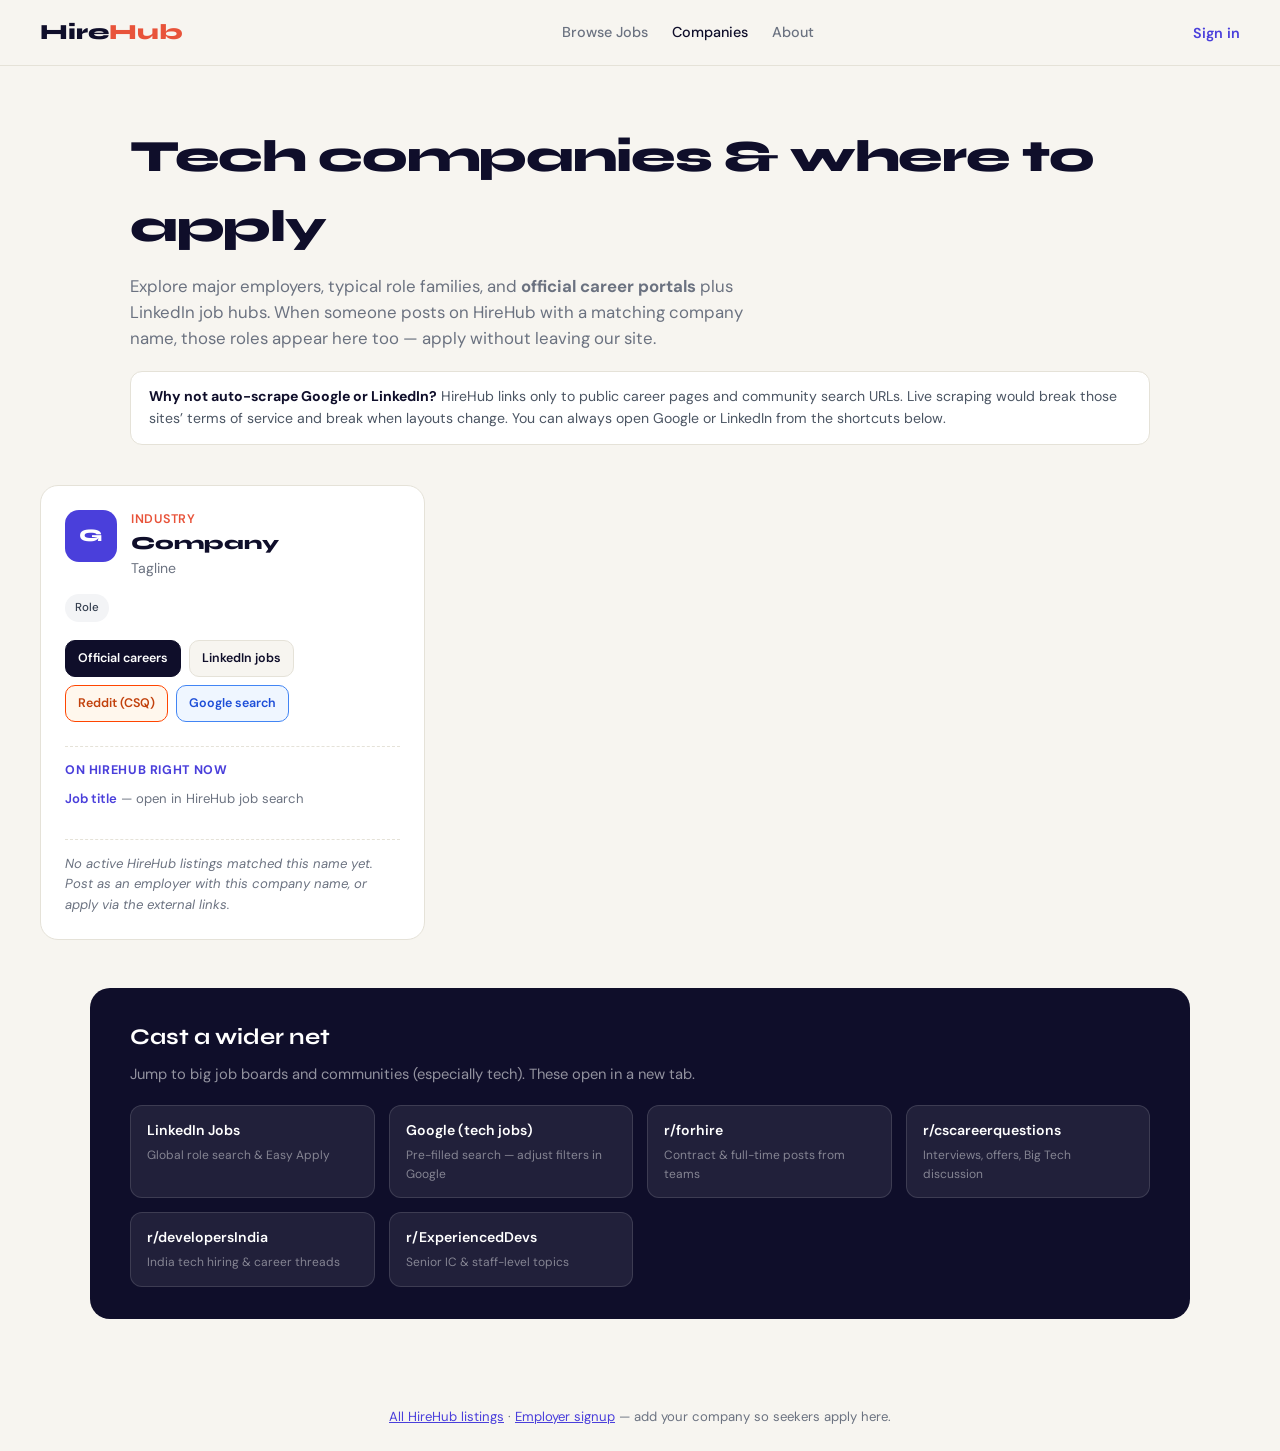
<file: src/main/resources/templates/companies.html>
<!DOCTYPE html>
<html lang="en" xmlns:th="http://www.thymeleaf.org">
<head>
  <meta charset="UTF-8" />
  <meta name="viewport" content="width=device-width, initial-scale=1.0" />
  <title>Companies &amp; career portals | HireHub</title>
  <link href="https://fonts.googleapis.com/css2?family=Syne:wght@400;600;700;800&family=DM+Sans:ital,opsz,wght@0,9..40,400;0,9..40,500&display=swap" rel="stylesheet" />
  <style>
    *, *::before, *::after { box-sizing: border-box; margin: 0; padding: 0; }
    :root {
      --ink: #0f0e2a;
      --paper: #f7f5f0;
      --coral: #e8533a;
      --indigo: #4a3fdb;
      --muted: #6b7280;
      --border: #e5e2d8;
      --font-head: 'Syne', sans-serif;
      --font-body: 'DM Sans', sans-serif;
    }
    body { font-family: var(--font-body); background: var(--paper); color: var(--ink); line-height: 1.55; }
    nav {
      position: sticky; top: 0; z-index: 50;
      display: flex; align-items: center; justify-content: space-between;
      padding: 16px 40px; background: rgba(247,245,240,0.92); backdrop-filter: blur(12px);
      border-bottom: 1px solid var(--border);
    }
    .nav-logo { font-family: var(--font-head); font-size: 1.35rem; font-weight: 800; color: var(--ink); text-decoration: none; }
    .nav-logo span { color: var(--coral); }
    .nav-links { display: flex; gap: 24px; list-style: none; }
    .nav-links a { color: var(--muted); text-decoration: none; font-size: 0.9rem; font-weight: 500; }
    .nav-links a:hover, .nav-links a.active { color: var(--ink); }
    .hero { padding: 56px 40px 40px; max-width: 1100px; margin: 0 auto; }
    .hero h1 { font-family: var(--font-head); font-size: clamp(2rem, 4vw, 2.8rem); font-weight: 800; letter-spacing: -0.03em; margin-bottom: 12px; }
    .hero p { color: var(--muted); max-width: 640px; font-size: 1.05rem; }
    .note {
      margin-top: 20px; padding: 14px 18px; border-radius: 12px;
      background: #fff; border: 1px solid var(--border); font-size: 0.88rem; color: #4b5563;
    }
    .grid {
      display: grid; grid-template-columns: repeat(auto-fill, minmax(340px, 1fr));
      gap: 22px; padding: 0 40px 48px; max-width: 1280px; margin: 0 auto;
    }
    .card {
      background: #fff; border: 1px solid var(--border); border-radius: 18px; padding: 24px;
      display: flex; flex-direction: column; gap: 14px;
      transition: box-shadow 0.25s, transform 0.25s;
    }
    .card:hover { box-shadow: 0 12px 40px rgba(15,14,42,0.08); transform: translateY(-2px); }
    .card-top { display: flex; gap: 14px; align-items: flex-start; }
    .logo {
      width: 52px; height: 52px; border-radius: 14px; flex-shrink: 0;
      display: flex; align-items: center; justify-content: center;
      font-family: var(--font-head); font-weight: 800; font-size: 1.1rem; color: #fff;
      background: var(--indigo);
    }
    .card h2 { font-family: var(--font-head); font-size: 1.15rem; font-weight: 800; }
    .industry { font-size: 0.78rem; font-weight: 600; text-transform: uppercase; letter-spacing: 0.06em; color: var(--coral); }
    .tagline { font-size: 0.88rem; color: var(--muted); }
    .titles { display: flex; flex-wrap: wrap; gap: 6px; }
    .titles span {
      font-size: 0.72rem; padding: 5px 10px; border-radius: 100px;
      background: #f3f4f6; color: #374151; font-weight: 500;
    }
    .links { display: flex; flex-wrap: wrap; gap: 8px; margin-top: 4px; }
    .links a {
      font-size: 0.78rem; font-weight: 600; padding: 8px 12px; border-radius: 10px;
      text-decoration: none; border: 1px solid var(--border); color: var(--ink);
      background: var(--paper); transition: background 0.2s, border-color 0.2s;
    }
    .links a:hover { border-color: var(--indigo); background: #eef2ff; }
    .links a.primary { background: var(--ink); color: #fff; border-color: var(--ink); }
    .links a.primary:hover { background: var(--indigo); border-color: var(--indigo); }
    .links a.reddit { border-color: #ff4500; color: #c2410c; background: #fff7ed; }
    .links a.google { border-color: #4285f4; color: #1d4ed8; background: #eff6ff; }
    .hub-box {
      margin-top: 10px; padding-top: 14px; border-top: 1px dashed var(--border);
      font-size: 0.82rem;
    }
    .hub-box strong { display: block; margin-bottom: 8px; font-size: 0.78rem; color: var(--indigo); text-transform: uppercase; letter-spacing: 0.05em; }
    .hub-box ul { list-style: none; }
    .hub-box li { margin-bottom: 6px; }
    .hub-box a { color: var(--indigo); font-weight: 600; text-decoration: none; }
    .hub-box a:hover { text-decoration: underline; }
    .hub-empty { color: var(--muted); font-style: italic; }
    section.discovery {
      max-width: 1100px; margin: 0 auto 64px; padding: 32px 40px;
      background: var(--ink); color: #fff; border-radius: 20px;
    }
    section.discovery h2 { font-family: var(--font-head); font-size: 1.4rem; margin-bottom: 8px; }
    section.discovery > p { color: rgba(255,255,255,0.55); font-size: 0.92rem; margin-bottom: 20px; }
    .discovery-grid { display: grid; grid-template-columns: repeat(auto-fit, minmax(220px, 1fr)); gap: 14px; }
    .discovery-grid a {
      display: block; padding: 14px 16px; border-radius: 12px;
      background: rgba(255,255,255,0.08); color: #fff; text-decoration: none; font-weight: 600; font-size: 0.88rem;
      border: 1px solid rgba(255,255,255,0.12); transition: background 0.2s;
    }
    .discovery-grid a:hover { background: rgba(255,255,255,0.14); }
    .discovery-grid a small { display: block; font-weight: 400; font-size: 0.75rem; color: rgba(255,255,255,0.45); margin-top: 4px; }
    footer { text-align: center; padding: 24px; color: var(--muted); font-size: 0.82rem; }
    footer a { color: var(--indigo); }
    @media (max-width: 640px) {
      nav { padding: 14px 18px; flex-wrap: wrap; gap: 12px; }
      .hero, .grid { padding-left: 18px; padding-right: 18px; }
      section.discovery { margin-left: 18px; margin-right: 18px; padding: 24px 18px; }
    }
  </style>
</head>
<body>

<nav>
  <a href="/" class="nav-logo">Hire<span>Hub</span></a>
  <ul class="nav-links">
    <li><a href="/jobs">Browse Jobs</a></li>
    <li><a href="/companies" class="active">Companies</a></li>
    <li><a href="/about">About</a></li>
  </ul>
  <a href="/login" style="font-size:0.9rem;font-weight:600;color:var(--indigo);text-decoration:none;">Sign in</a>
</nav>

<div class="hero">
  <h1>Tech companies &amp; where to apply</h1>
  <p>
    Explore major employers, typical role families, and <strong>official career portals</strong> plus LinkedIn job hubs.
    When someone posts on HireHub with a matching company name, those roles appear here too — apply without leaving our site.
  </p>
  <div class="note">
    <strong style="color:var(--ink);">Why not auto-scrape Google or LinkedIn?</strong>
    HireHub links only to public career pages and community search URLs. Live scraping would break those sites’ terms of service
    and break when layouts change. You can always open Google or LinkedIn from the shortcuts below.
  </div>
</div>

<div class="grid">
  <article class="card" th:each="c : ${companies}" th:with="hubJobs=${jobsByCompanyKey[c.matchKeyword]}">
    <div class="card-top">
      <div class="logo" th:text="${#strings.substring(c.name,0,1)}">G</div>
      <div>
        <div class="industry" th:text="${c.industry}">Industry</div>
        <h2 th:text="${c.name}">Company</h2>
        <p class="tagline" th:text="${c.tagline}">Tagline</p>
      </div>
    </div>
    <div class="titles">
      <span th:each="t : ${c.sampleJobTitles}" th:text="${t}">Role</span>
    </div>
    <div class="links">
      <a class="primary" th:href="${c.careersUrl}" target="_blank" rel="noopener noreferrer">Official careers</a>
      <a th:href="${c.linkedinJobsUrl}" target="_blank" rel="noopener noreferrer">LinkedIn jobs</a>
      <a class="reddit" th:href="${c.redditDiscussUrl}" target="_blank" rel="noopener noreferrer">Reddit (CSQ)</a>
      <a class="google" th:href="${c.googleSearchJobsUrl}" target="_blank" rel="noopener noreferrer">Google search</a>
    </div>
    <div class="hub-box" th:if="${hubJobs != null and !hubJobs.isEmpty()}">
      <strong>On HireHub right now</strong>
      <ul>
        <li th:each="job : ${hubJobs}">
          <a th:href="@{/jobs(q=${job.jobTitle})}" th:text="${job.jobTitle}">Job title</a>
          <span style="color:var(--muted);font-weight:400;"> — open in HireHub job search</span>
        </li>
      </ul>
    </div>
    <div class="hub-box hub-empty" th:if="${hubJobs == null or hubJobs.isEmpty()}">
      No active HireHub listings matched this name yet. Post as an employer with this company name, or apply via the external links.
    </div>
  </article>
</div>

<section class="discovery" aria-labelledby="disc-title">
  <h2 id="disc-title">Cast a wider net</h2>
  <p>Jump to big job boards and communities (especially tech). These open in a new tab.</p>
  <div class="discovery-grid">
    <a href="https://www.linkedin.com/jobs/" target="_blank" rel="noopener noreferrer">
      LinkedIn Jobs
      <small>Global role search &amp; Easy Apply</small>
    </a>
    <a href="https://www.google.com/search?q=software+engineer+jobs+remote+2026" target="_blank" rel="noopener noreferrer">
      Google (tech jobs)
      <small>Pre-filled search — adjust filters in Google</small>
    </a>
    <a href="https://www.reddit.com/r/forhire/" target="_blank" rel="noopener noreferrer">
      r/forhire
      <small>Contract &amp; full-time posts from teams</small>
    </a>
    <a href="https://www.reddit.com/r/cscareerquestions/" target="_blank" rel="noopener noreferrer">
      r/cscareerquestions
      <small>Interviews, offers, Big Tech discussion</small>
    </a>
    <a href="https://www.reddit.com/r/developersIndia/" target="_blank" rel="noopener noreferrer">
      r/developersIndia
      <small>India tech hiring &amp; career threads</small>
    </a>
    <a href="https://www.reddit.com/r/ExperiencedDevs/" target="_blank" rel="noopener noreferrer">
      r/ExperiencedDevs
      <small>Senior IC &amp; staff-level topics</small>
    </a>
  </div>
</section>

<footer>
  <a href="/jobs">All HireHub listings</a> ·
  <a href="/register">Employer signup</a> — add your company so seekers apply here.
</footer>

</body>
</html>
</file>
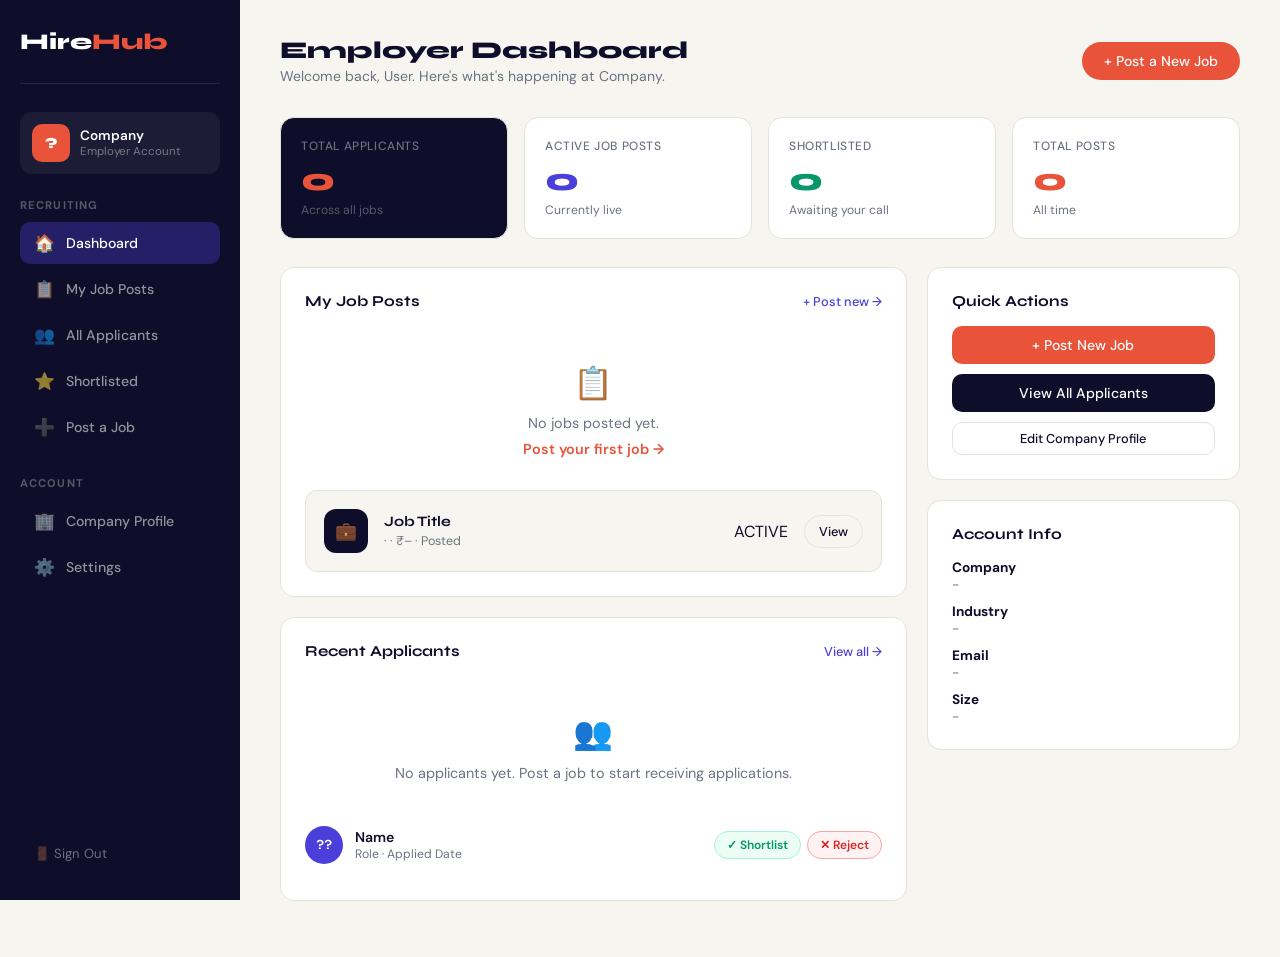
<file: src/main/resources/templates/employer-dashboard.html>
<!DOCTYPE html>
<html lang="en" xmlns:th="http://www.thymeleaf.org">
<head>
  <meta charset="UTF-8"/><meta name="viewport" content="width=device-width, initial-scale=1.0"/>
  <title>Employer Dashboard | HireHub</title>
  <link href="https://fonts.googleapis.com/css2?family=Syne:wght@400;600;700;800&family=DM+Sans:ital,opsz,wght@0,9..40,300;0,9..40,400;0,9..40,500;1,9..40,400&display=swap" rel="stylesheet"/>
  <style>
    *,*::before,*::after{box-sizing:border-box;margin:0;padding:0}
    :root{--ink:#0F0E2A;--paper:#F7F5F0;--card:#fff;--coral:#E8533A;--indigo:#4A3FDB;--muted:#6B7280;--border:#E5E2D8;--sidebar-w:240px;--font-head:'Syne',sans-serif;--font-body:'DM Sans',sans-serif}
    body{font-family:var(--font-body);background:var(--paper);color:var(--ink);display:flex;min-height:100vh}
    aside{width:var(--sidebar-w);background:var(--ink);color:#fff;display:flex;flex-direction:column;padding:28px 20px;position:fixed;top:0;left:0;bottom:0;z-index:50}
    .logo{font-family:var(--font-head);font-size:1.4rem;font-weight:800;color:#fff;text-decoration:none;padding-bottom:28px;border-bottom:1px solid rgba(255,255,255,.1);margin-bottom:28px;display:block}
    .logo span{color:var(--coral)}
    .company-chip{display:flex;align-items:center;gap:10px;background:rgba(255,255,255,.06);border-radius:12px;padding:12px;margin-bottom:24px}
    .company-logo{width:38px;height:38px;border-radius:10px;background:var(--coral);display:flex;align-items:center;justify-content:center;font-family:var(--font-head);font-weight:800;font-size:.9rem;color:#fff;flex-shrink:0}
    .company-name{font-size:.85rem;font-weight:600}
    .company-plan{font-size:.72rem;color:rgba(255,255,255,.4)}
    .nav-group-label{font-size:.7rem;font-weight:700;letter-spacing:.1em;text-transform:uppercase;color:rgba(255,255,255,.3);margin-bottom:10px}
    .sidebar-nav{list-style:none;display:flex;flex-direction:column;gap:4px;margin-bottom:28px}
    .sidebar-nav li a{display:flex;align-items:center;gap:12px;padding:10px 14px;border-radius:10px;font-size:.88rem;font-weight:500;color:rgba(255,255,255,.55);text-decoration:none;transition:all .2s}
    .sidebar-nav li a:hover,.sidebar-nav li a.active{background:rgba(255,255,255,.08);color:#fff}
    .sidebar-nav li a.active{background:rgba(74,63,219,.35)}
    .sidebar-icon{font-size:1.05rem;width:20px;text-align:center}
    .sidebar-bottom{margin-top:auto}
    .sign-out{display:flex;align-items:center;gap:10px;padding:10px 14px;color:rgba(255,255,255,.4);font-size:.82rem;text-decoration:none;border-radius:10px;transition:.2s}
    .sign-out:hover{background:rgba(255,255,255,.06)}
    main{margin-left:var(--sidebar-w);flex:1;padding:36px 40px}
    .topbar{display:flex;align-items:center;justify-content:space-between;margin-bottom:32px}
    .topbar h1{font-family:var(--font-head);font-size:1.5rem;font-weight:800}
    .topbar p{font-size:.88rem;color:var(--muted);margin-top:2px}
    .btn{display:inline-flex;align-items:center;gap:6px;padding:10px 22px;border-radius:100px;font-family:var(--font-body);font-size:.88rem;font-weight:500;cursor:pointer;text-decoration:none;border:none;transition:all .2s}
    .btn-coral{background:var(--coral);color:#fff}
    .btn-coral:hover{background:#d44530}
    .btn-ghost-sm{padding:7px 14px;font-size:.8rem;border-radius:100px;border:1.5px solid var(--border);background:transparent;color:var(--ink);cursor:pointer;font-family:var(--font-body);font-weight:500;text-decoration:none;transition:.2s}
    .btn-ghost-sm:hover{border-color:var(--ink)}
    .stats-row{display:grid;grid-template-columns:repeat(4,1fr);gap:16px;margin-bottom:28px}
    .stat-card{background:var(--card);border:1px solid var(--border);border-radius:14px;padding:20px}
    .stat-card.highlight{background:var(--ink);color:#fff}
    .stat-label{font-size:.75rem;font-weight:500;color:var(--muted);text-transform:uppercase;letter-spacing:.05em;margin-bottom:6px}
    .stat-card.highlight .stat-label{color:rgba(255,255,255,.4)}
    .stat-val{font-family:var(--font-head);font-size:2rem;font-weight:800}
    .stat-card.highlight .stat-val{color:var(--coral)}
    .stat-sub{font-size:.76rem;color:var(--muted);margin-top:3px}
    .stat-card.highlight .stat-sub{color:rgba(255,255,255,.3)}
    .col-layout{display:grid;grid-template-columns:2fr 1fr;gap:20px}
    .section-card{background:var(--card);border:1px solid var(--border);border-radius:14px;padding:24px;margin-bottom:20px}
    .section-card-header{display:flex;align-items:center;justify-content:space-between;margin-bottom:20px}
    .section-card-title{font-family:var(--font-head);font-size:.95rem;font-weight:700}
    .see-all{font-size:.8rem;color:var(--indigo);text-decoration:none;font-weight:500}
    .job-post-item{border:1px solid var(--border);border-radius:12px;padding:18px;margin-bottom:14px;display:flex;align-items:center;gap:16px;background:var(--paper);transition:box-shadow .2s}
    .job-post-item:hover{box-shadow:0 4px 20px rgba(0,0,0,.06)}
    .job-post-item:last-child{margin-bottom:0}
    .jpi-icon{width:44px;height:44px;border-radius:12px;background:var(--ink);display:flex;align-items:center;justify-content:center;font-size:1.1rem;flex-shrink:0}
    .jpi-body{flex:1}
    .jpi-title{font-family:var(--font-head);font-weight:700;font-size:.9rem;margin-bottom:3px}
    .jpi-meta{font-size:.78rem;color:var(--muted)}
    .jpi-actions{display:flex;gap:8px;align-items:center}
    .badge{display:inline-flex;align-items:center;padding:4px 10px;border-radius:100px;font-size:.75rem;font-weight:600}
    .badge-active{background:#ECFDF5;color:#059669}
    .badge-closed{background:#F3F4F6;color:#6B7280}
    .badge-draft{background:#FFFBEB;color:#D97706}
    .applicant-count{font-size:.78rem;color:var(--muted);white-space:nowrap}
    .applicant-item{display:flex;align-items:center;gap:12px;padding:12px 0;border-bottom:1px solid var(--border)}
    .applicant-item:last-child{border-bottom:none}
    .applicant-avatar{width:38px;height:38px;border-radius:50%;display:flex;align-items:center;justify-content:center;font-family:var(--font-head);font-weight:700;font-size:.82rem;color:#fff;flex-shrink:0;background:var(--indigo)}
    .applicant-name{font-weight:600;font-size:.88rem}
    .applicant-meta{font-size:.76rem;color:var(--muted)}
    .applicant-actions{margin-left:auto;display:flex;gap:6px}
    .btn-shortlist{padding:5px 12px;font-size:.75rem;border-radius:100px;background:#ECFDF5;color:#059669;border:1px solid #A7F3D0;cursor:pointer;font-family:var(--font-body);font-weight:600;text-decoration:none}
    .btn-reject{padding:5px 12px;font-size:.75rem;border-radius:100px;background:#FEF2F2;color:#DC2626;border:1px solid #FCA5A5;cursor:pointer;font-family:var(--font-body);font-weight:600;text-decoration:none}
    .empty-state{text-align:center;padding:32px 20px;color:var(--muted);font-size:.9rem}
    .empty-state .ei{font-size:2rem;margin-bottom:10px}
    @media(max-width:1100px){.stats-row{grid-template-columns:1fr 1fr}.col-layout{grid-template-columns:1fr}}
    @media(max-width:768px){aside{display:none}main{margin-left:0;padding:24px 16px}.stats-row{grid-template-columns:1fr 1fr}}
  </style>
</head>
<body>

<aside>
  <a href="/" class="logo">Hire<span>Hub</span></a>

  <!-- ✅ Real company name from DB -->
  <div class="company-chip">
    <div class="company-logo"
      th:text="${#strings.substring(user.companyName!=null?user.companyName:user.firstName,0,1)}">?</div>
    <div>
      <div class="company-name" th:text="${user.companyName!=null?user.companyName:user.fullName}">Company</div>
      <div class="company-plan">Employer Account</div>
    </div>
  </div>

  <div class="nav-group-label">Recruiting</div>
  <ul class="sidebar-nav">
    <li><a href="/dashboard/employer" class="active"><span class="sidebar-icon">🏠</span> Dashboard</a></li>
    <li><a href="/dashboard/employer/jobs"><span class="sidebar-icon">📋</span> My Job Posts</a></li>
    <li><a href="/dashboard/employer/applicants"><span class="sidebar-icon">👥</span> All Applicants</a></li>
    <li><a href="/dashboard/employer/shortlisted"><span class="sidebar-icon">⭐</span> Shortlisted</a></li>
    <li><a href="/jobs/new"><span class="sidebar-icon">➕</span> Post a Job</a></li>
  </ul>
  <div class="nav-group-label">Account</div>
  <ul class="sidebar-nav">
    <li><a href="/dashboard/employer/profile"><span class="sidebar-icon">🏢</span> Company Profile</a></li>
    <li><a href="/settings"><span class="sidebar-icon">⚙️</span> Settings</a></li>
  </ul>
  <div class="sidebar-bottom">
    <a href="/logout" class="sign-out">🚪 Sign Out</a>
  </div>
</aside>

<main>
  <div class="topbar">
    <div>
      <h1>Employer Dashboard</h1>
      <!-- ✅ Real employer name and company -->
      <p>Welcome back, <span th:text="${user.firstName}">User</span>.
         Here's what's happening at <span th:text="${user.companyName!=null?user.companyName:'your company'}">Company</span>.</p>
    </div>
    <a href="/jobs/new" class="btn btn-coral">+ Post a New Job</a>
  </div>

  <!-- ✅ Real stats from DB -->
  <div class="stats-row">
    <div class="stat-card highlight">
      <div class="stat-label">Total Applicants</div>
      <div class="stat-val" th:text="${recentApplicants.size()}">0</div>
      <div class="stat-sub">Across all jobs</div>
    </div>
    <div class="stat-card">
      <div class="stat-label">Active Job Posts</div>
      <div class="stat-val" style="color:var(--indigo)" th:text="${activeJobs}">0</div>
      <div class="stat-sub">Currently live</div>
    </div>
    <div class="stat-card">
      <div class="stat-label">Shortlisted</div>
      <div class="stat-val" style="color:#059669" th:text="${shortlisted}">0</div>
      <div class="stat-sub">Awaiting your call</div>
    </div>
    <div class="stat-card">
      <div class="stat-label">Total Posts</div>
      <div class="stat-val" style="color:var(--coral)" th:text="${myJobs.size()}">0</div>
      <div class="stat-sub">All time</div>
    </div>
  </div>

  <div class="col-layout">
    <div>
      <!-- ✅ Real job posts from DB -->
      <div class="section-card">
        <div class="section-card-header">
          <div class="section-card-title">My Job Posts</div>
          <a href="/jobs/new" class="see-all">+ Post new →</a>
        </div>

        <div class="empty-state" th:if="${myJobs.isEmpty()}">
          <div class="ei">📋</div>
          No jobs posted yet.<br/>
          <a href="/jobs/new" style="color:var(--coral);font-weight:600;text-decoration:none;margin-top:8px;display:inline-block">Post your first job →</a>
        </div>

        <div th:each="job : ${myJobs}" class="job-post-item">
          <div class="jpi-icon">💼</div>
          <div class="jpi-body">
            <div class="jpi-title" th:text="${job.jobTitle}">Job Title</div>
            <div class="jpi-meta">
              <span th:text="${job.jobType?:'Full-time'}"></span>
              <span th:if="${job.location}"> · <span th:text="${job.location}"></span></span>
              <span th:if="${job.salaryMin!=null}"> · ₹<span th:text="${job.salaryMin}"></span>–<span th:text="${job.salaryMax}"></span></span>
              · Posted <span th:text="${#temporals.format(job.createdAt,'MMM dd')}"></span>
            </div>
          </div>
          <!-- Badge based on real status -->
          <span th:class="'badge badge-'+${#strings.toLowerCase(job.status)}"
                th:text="${job.status}">ACTIVE</span>
          <div class="jpi-actions">
            <a th:href="@{'/dashboard/employer/jobs/'+${job.id}+'/applicants'}" class="btn-ghost-sm">View</a>
          </div>
        </div>
      </div>

      <!-- ✅ Real applicants from DB -->
      <div class="section-card">
        <div class="section-card-header">
          <div class="section-card-title">Recent Applicants</div>
          <a href="/dashboard/employer/applicants" class="see-all">View all →</a>
        </div>

        <div class="empty-state" th:if="${recentApplicants.isEmpty()}">
          <div class="ei">👥</div>
          No applicants yet. Post a job to start receiving applications.
        </div>

        <div th:each="app,iter : ${recentApplicants}" th:if="${iter.index < 6}" class="applicant-item">
          <!-- Initials avatar -->
          <div class="applicant-avatar"
            th:text="${#strings.substring(app.seeker.firstName,0,1)}+${#strings.substring(app.seeker.lastName,0,1)}">??</div>
          <div>
            <div class="applicant-name" th:text="${app.seeker.firstName+' '+app.seeker.lastName}">Name</div>
            <div class="applicant-meta">
              <span th:text="${app.jobPost.jobTitle}">Role</span> ·
              Applied <span th:text="${#temporals.format(app.appliedAt,'MMM dd')}">Date</span>
            </div>
          </div>
          <!-- ✅ Real shortlist/reject buttons that POST to backend -->
          <div class="applicant-actions">
            <form th:action="@{'/applications/'+${app.id}+'/status'}" method="post" style="display:inline">
              <input type="hidden" name="status" value="SHORTLISTED"/>
              <button type="submit" class="btn-shortlist">✓ Shortlist</button>
            </form>
            <form th:action="@{'/applications/'+${app.id}+'/status'}" method="post" style="display:inline">
              <input type="hidden" name="status" value="REJECTED"/>
              <button type="submit" class="btn-reject">✕ Reject</button>
            </form>
          </div>
        </div>
      </div>
    </div>

    <!-- RIGHT COLUMN -->
    <div>
      <div class="section-card" style="margin-bottom:20px">
        <div class="section-card-title" style="margin-bottom:16px">Quick Actions</div>
        <a href="/jobs/new" class="btn btn-coral" style="width:100%;justify-content:center;border-radius:10px;margin-bottom:10px;display:flex">+ Post New Job</a>
        <a href="/dashboard/employer/applicants" style="width:100%;justify-content:center;border-radius:10px;margin-bottom:10px;display:flex;padding:10px;background:var(--ink);color:#fff;text-decoration:none;font-size:.88rem;font-weight:500">View All Applicants</a>
        <a href="/dashboard/employer/profile" class="btn-ghost-sm" style="width:100%;justify-content:center;display:flex;border-radius:10px">Edit Company Profile</a>
      </div>

      <!-- Summary card -->
      <div class="section-card">
        <div class="section-card-title" style="margin-bottom:16px">Account Info</div>
        <div style="font-size:.85rem;color:var(--muted);display:flex;flex-direction:column;gap:10px">
          <div><strong style="color:var(--ink)">Company</strong><br/><span th:text="${user.companyName?:'Not set'}">-</span></div>
          <div><strong style="color:var(--ink)">Industry</strong><br/><span th:text="${user.industry?:'Not set'}">-</span></div>
          <div><strong style="color:var(--ink)">Email</strong><br/><span th:text="${user.email}">-</span></div>
          <div><strong style="color:var(--ink)">Size</strong><br/><span th:text="${user.companySize?:'Not set'}">-</span></div>
        </div>
      </div>
    </div>
  </div>
</main>

</body>
</html>
</file>
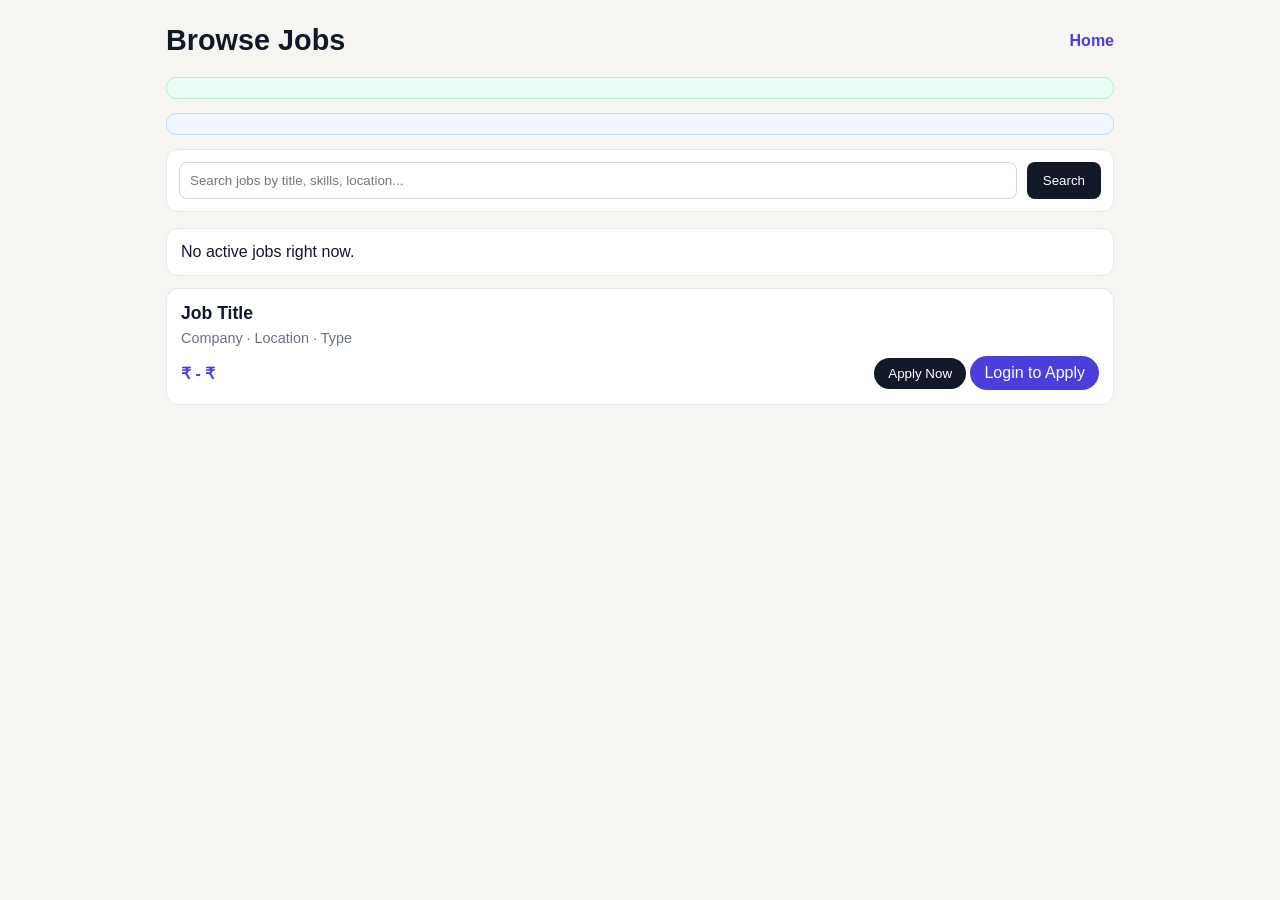
<file: src/main/resources/templates/jobs.html>
<!DOCTYPE html>
<html lang="en" xmlns:th="http://www.thymeleaf.org">
<head>
  <meta charset="UTF-8" />
  <meta name="viewport" content="width=device-width, initial-scale=1.0" />
  <title>Browse Jobs | HireHub</title>
  <style>
    * { box-sizing: border-box; margin: 0; padding: 0; }
    body { font-family: Arial, sans-serif; background: #f6f5f2; color: #111827; }
    .wrap { max-width: 980px; margin: 0 auto; padding: 24px 16px 40px; }
    .top { display: flex; justify-content: space-between; align-items: center; margin-bottom: 20px; gap: 12px; }
    .top a { color: #4a3fdb; text-decoration: none; font-weight: 600; }
    h1 { font-size: 1.8rem; }
    .msg { border-radius: 10px; padding: 10px 14px; margin-bottom: 14px; font-size: 0.95rem; }
    .msg.success { background: #ecfdf5; color: #065f46; border: 1px solid #a7f3d0; }
    .msg.info { background: #eff6ff; color: #1e40af; border: 1px solid #bfdbfe; }
    .search { background: #fff; border: 1px solid #e5e7eb; border-radius: 12px; padding: 12px; margin-bottom: 16px; display: flex; gap: 10px; }
    .search input { flex: 1; border: 1px solid #d1d5db; border-radius: 8px; padding: 10px; }
    .search button { background: #111827; color: #fff; border: none; border-radius: 8px; padding: 10px 16px; cursor: pointer; }
    .card { background: #fff; border: 1px solid #e5e7eb; border-radius: 12px; padding: 14px; margin-bottom: 12px; }
    .title { font-size: 1.1rem; font-weight: 700; margin-bottom: 6px; }
    .meta { color: #6b7280; font-size: 0.9rem; margin-bottom: 8px; }
    .desc { color: #374151; font-size: 0.92rem; margin-bottom: 10px; }
    .actions { display: flex; justify-content: space-between; align-items: center; gap: 8px; }
    .salary { font-weight: 600; color: #4a3fdb; }
    .btn { border: none; border-radius: 999px; padding: 8px 14px; cursor: pointer; text-decoration: none; display: inline-block; }
    .btn.apply { background: #111827; color: #fff; }
    .btn.login { background: #4a3fdb; color: #fff; }
  </style>
</head>
<body>
  <div class="wrap">
    <div class="top">
      <h1>Browse Jobs</h1>
      <a href="/">Home</a>
    </div>

    <div class="msg success" th:if="${successMsg}" th:text="${successMsg}"></div>
    <div class="msg info" th:if="${infoMsg}" th:text="${infoMsg}"></div>

    <form class="search" action="/jobs" method="get">
      <input type="text" name="q" placeholder="Search jobs by title, skills, location..." />
      <button type="submit">Search</button>
    </form>

    <div class="card" th:if="${jobs.isEmpty()}">
      No active jobs right now.
    </div>

    <div class="card" th:each="job : ${jobs}">
      <div class="title" th:text="${job.jobTitle}">Job Title</div>
      <div class="meta">
        <span th:text="${job.employer.companyName != null ? job.employer.companyName : job.employer.fullName}">Company</span>
        <span th:if="${job.location}"> · <span th:text="${job.location}">Location</span></span>
        <span th:if="${job.jobType}"> · <span th:text="${job.jobType}">Type</span></span>
      </div>
      <div class="desc" th:if="${job.jobDescription}" th:text="${job.jobDescription}"></div>
      <div class="actions">
        <div class="salary" th:if="${job.salaryMin != null}">
          ₹<span th:text="${job.salaryMin}"></span> - ₹<span th:text="${job.salaryMax}"></span>
        </div>
        <div>
          <form th:if="${loggedInUser != null and loggedInUser.role == 'SEEKER'}"
                th:action="@{'/jobs/'+${job.id}+'/apply'}" method="post" style="display:inline;">
            <button type="submit" class="btn apply">Apply Now</button>
          </form>
          <a th:if="${loggedInUser == null}" href="/login" class="btn login">Login to Apply</a>
        </div>
      </div>
    </div>
  </div>
</body>
</html>
</file>
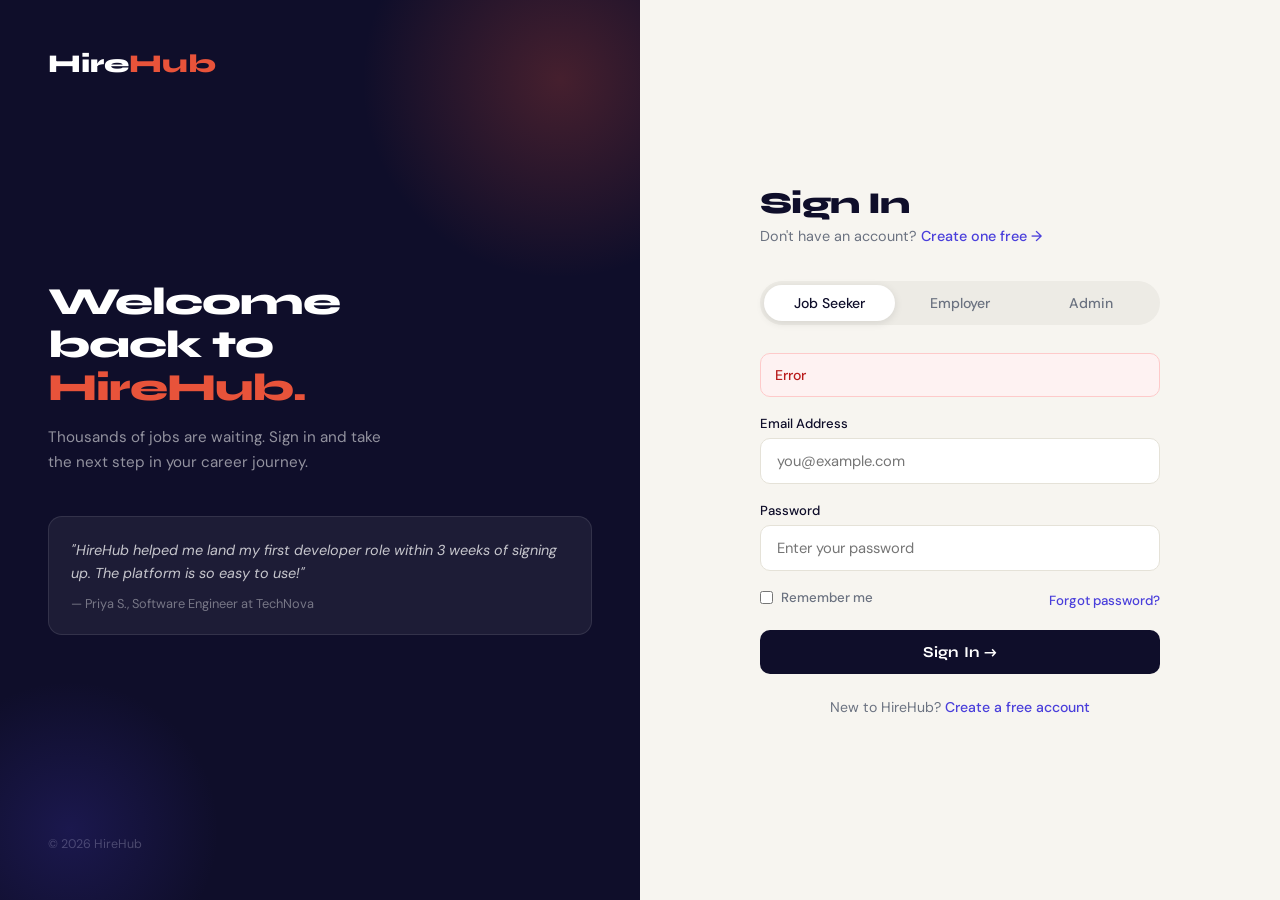
<file: src/main/resources/templates/login.html>
<!DOCTYPE html>
<html lang="en" xmlns:th="http://www.thymeleaf.org">
<head>
  <meta charset="UTF-8" />
  <meta name="viewport" content="width=device-width, initial-scale=1.0" />
  <title>Sign In | HireHub</title>
  <link href="https://fonts.googleapis.com/css2?family=Syne:wght@400;600;700;800&family=DM+Sans:ital,opsz,wght@0,9..40,300;0,9..40,400;0,9..40,500;1,9..40,400&display=swap" rel="stylesheet" />
  <style>
    *, *::before, *::after { box-sizing: border-box; margin: 0; padding: 0; }
    :root {
      --ink:    #0F0E2A;
      --paper:  #F7F5F0;
      --coral:  #E8533A;
      --indigo: #4A3FDB;
      --muted:  #6B7280;
      --border: #E5E2D8;
      --font-head: 'Syne', sans-serif;
      --font-body: 'DM Sans', sans-serif;
    }
    body {
      font-family: var(--font-body); background: var(--paper); color: var(--ink);
      min-height: 100vh; display: grid; grid-template-columns: 1fr 1fr;
    }

    /* LEFT PANEL */
    .panel-left {
      background: var(--ink); color: #fff;
      display: flex; flex-direction: column; justify-content: space-between;
      padding: 48px; position: relative; overflow: hidden;
    }
    .panel-left::before {
      content: ''; position: absolute; top: -120px; right: -120px;
      width: 400px; height: 400px; border-radius: 50%;
      background: radial-gradient(circle, rgba(232,83,58,.25) 0%, transparent 70%);
    }
    .panel-left::after {
      content: ''; position: absolute; bottom: -80px; left: -80px;
      width: 300px; height: 300px; border-radius: 50%;
      background: radial-gradient(circle, rgba(74,63,219,.2) 0%, transparent 70%);
    }
    .logo { font-family: var(--font-head); font-size: 1.6rem; font-weight: 800; text-decoration: none; color: #fff; }
    .logo span { color: var(--coral); }
    .panel-left-body { flex: 1; display: flex; flex-direction: column; justify-content: center; position: relative; z-index: 1; }
    .panel-left h2 { font-family: var(--font-head); font-size: 2.4rem; font-weight: 800; line-height: 1.12; letter-spacing: -0.025em; margin-bottom: 16px; }
    .panel-left h2 em { font-style: normal; color: var(--coral); }
    .panel-left p { font-size: 0.95rem; color: rgba(255,255,255,.55); max-width: 340px; line-height: 1.65; }
    .panel-testimonial {
      background: rgba(255,255,255,.06); border: 1px solid rgba(255,255,255,.1);
      border-radius: 14px; padding: 22px; margin-top: 40px; position: relative; z-index: 1;
    }
    .panel-testimonial blockquote { font-size: 0.9rem; color: rgba(255,255,255,.75); line-height: 1.6; font-style: italic; }
    .panel-testimonial cite { display: block; margin-top: 10px; font-size: 0.8rem; color: rgba(255,255,255,.4); font-style: normal; }

    /* RIGHT PANEL */
    .panel-right { display: flex; align-items: center; justify-content: center; padding: 48px; }
    .auth-box { width: 100%; max-width: 400px; }
    .auth-box h1 { font-family: var(--font-head); font-size: 1.9rem; font-weight: 800; letter-spacing: -0.02em; margin-bottom: 6px; }
    .auth-box .subtitle { color: var(--muted); font-size: 0.9rem; margin-bottom: 36px; }
    .auth-box .subtitle a { color: var(--indigo); text-decoration: none; font-weight: 500; }

    .role-tabs { display: flex; background: #EDEBE5; border-radius: 100px; padding: 4px; margin-bottom: 28px; }
    .role-tab {
      flex: 1; text-align: center; padding: 9px; border-radius: 100px; font-size: 0.88rem; font-weight: 500;
      cursor: pointer; transition: all .2s; color: var(--muted); border: none; background: transparent;
      font-family: var(--font-body);
    }
    .role-tab.active { background: #fff; color: var(--ink); box-shadow: 0 2px 8px rgba(0,0,0,.1); }

    .form-group { margin-bottom: 18px; }
    label { display: block; font-size: 0.82rem; font-weight: 500; color: var(--ink); margin-bottom: 6px; }
    input[type="email"], input[type="password"], input[type="text"] {
      width: 100%; padding: 12px 16px; border: 1.5px solid var(--border); border-radius: 10px;
      font-family: var(--font-body); font-size: 0.92rem; color: var(--ink); background: #fff;
      outline: none; transition: border-color .2s;
    }
    input:focus { border-color: var(--indigo); }
    .form-row { display: flex; justify-content: space-between; align-items: center; margin-bottom: 18px; }
    .remember { display: flex; align-items: center; gap: 8px; font-size: 0.83rem; color: var(--muted); cursor: pointer; }
    .remember input { width: auto; }
    .forgot { font-size: 0.83rem; color: var(--indigo); text-decoration: none; font-weight: 500; }

    .btn-submit {
      width: 100%; padding: 13px; background: var(--ink); color: #fff; border: none; border-radius: 10px;
      font-family: var(--font-head); font-size: 0.95rem; font-weight: 700; cursor: pointer;
      transition: all .2s; letter-spacing: 0.01em;
    }
    .btn-submit:hover { background: var(--indigo); transform: translateY(-1px); box-shadow: 0 6px 20px rgba(74,63,219,.3); }

    .divider { display: flex; align-items: center; gap: 14px; margin: 24px 0; color: var(--border); font-size: 0.8rem; color: var(--muted); }
    .divider::before, .divider::after { content: ''; flex: 1; height: 1px; background: var(--border); }

    .register-link { text-align: center; margin-top: 24px; font-size: 0.88rem; color: var(--muted); }
    .register-link a { color: var(--indigo); text-decoration: none; font-weight: 500; }

    @media (max-width: 768px) {
      body { grid-template-columns: 1fr; }
      .panel-left { display: none; }
      .panel-right { padding: 40px 24px; }
    }
  </style>
</head>
<body>

<div class="panel-left">
  <a href="/" class="logo">Hire<span>Hub</span></a>
  <div class="panel-left-body">
    <h2>Welcome<br>back to<br><em>HireHub.</em></h2>
    <p>Thousands of jobs are waiting. Sign in and take the next step in your career journey.</p>
    <div class="panel-testimonial">
      <blockquote>"HireHub helped me land my first developer role within 3 weeks of signing up. The platform is so easy to use!"</blockquote>
      <cite>— Priya S., Software Engineer at TechNova</cite>
    </div>
  </div>
  <div style="font-size:0.78rem; color:rgba(255,255,255,.25);">© 2026 HireHub</div>
</div>

<div class="panel-right">
  <div class="auth-box">
    <h1>Sign In</h1>
    <p class="subtitle">Don't have an account? <a href="/register">Create one free →</a></p>

    <div class="role-tabs">
      <button class="role-tab active" onclick="setRole(this,'seeker')">Job Seeker</button>
      <button class="role-tab" onclick="setRole(this,'employer')">Employer</button>
      <button class="role-tab" onclick="setRole(this,'admin')">Admin</button>
    </div>

    <div th:if="${error}" style="background:#FEF2F2;border:1px solid #FECACA;color:#B91C1C;padding:12px 14px;border-radius:10px;margin-bottom:18px;font-size:0.88rem;font-weight:500;"
         th:text="${error}">Error</div>

    <form th:action="@{/login}" method="post">
      <input type="hidden" name="role" id="roleField" value="seeker" />

      <div class="form-group">
        <label for="email">Email Address</label>
        <input type="email" id="email" name="email" placeholder="you@example.com" required />
      </div>
      <div class="form-group">
        <label for="password">Password</label>
        <input type="password" id="password" name="password" placeholder="Enter your password" required />
      </div>
      <div class="form-row">
        <label class="remember"><input type="checkbox" name="remember" /> Remember me</label>
        <a href="/forgot-password" class="forgot">Forgot password?</a>
      </div>

      <button type="submit" class="btn-submit">Sign In →</button>
    </form>

    <div class="register-link">
      New to HireHub? <a href="/register">Create a free account</a>
    </div>
  </div>
</div>

<script>
  function setRole(el, role) {
    document.querySelectorAll('.role-tab').forEach(t => t.classList.remove('active'));
    el.classList.add('active');
    document.getElementById('roleField').value = role;
  }
</script>
</body>
</html>
</file>
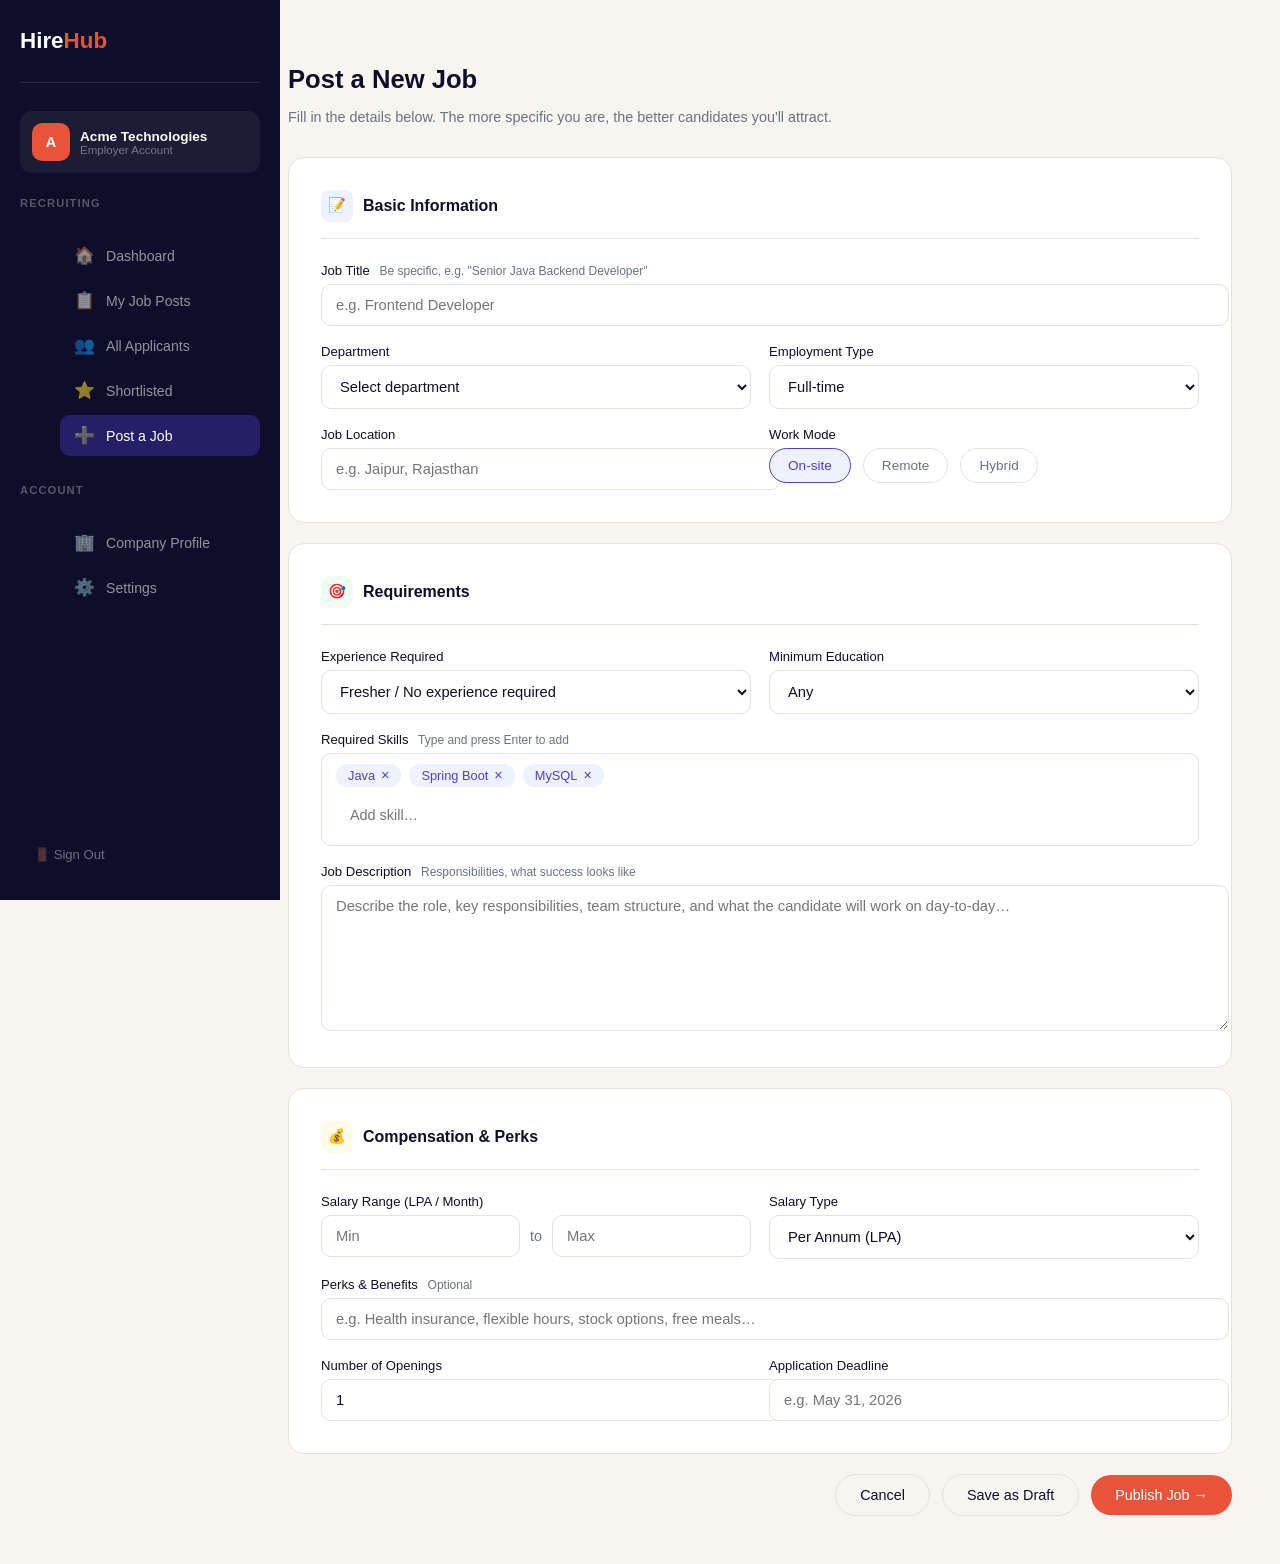
<file: src/main/resources/templates/post-job.html>
<!DOCTYPE html>
<html lang="en" xmlns:th="http://www.thymeleaf.org">
<head>
  <meta charset="UTF-8" />
  <style>
    :root {
      --ink: #0F0E2A; --paper: #F7F5F0; --card: #fff; --coral: #E8533A; --indigo: #4A3FDB;
      --muted: #6B7280; --border: #E5E2D8; --sidebar-w: 240px;
      --font-head: 'Syne', sans-serif; --font-body: 'DM Sans', sans-serif;
    }
    body { font-family: var(--font-body); background: var(--paper); color: var(--ink); display: flex; min-height: 100vh; }

    /* SIDEBAR (same as employer) */
    aside {
      width: var(--sidebar-w); background: var(--ink); color: #fff;
      display: flex; flex-direction: column; padding: 28px 20px;
      position: fixed; top: 0; left: 0; bottom: 0; z-index: 50;
    }
    .logo { font-family: var(--font-head); font-size: 1.4rem; font-weight: 800; color: #fff; text-decoration: none; padding-bottom: 28px; border-bottom: 1px solid rgba(255,255,255,.1); margin-bottom: 28px; display: block; }
    .logo span { color: var(--coral); }
    .company-chip { display: flex; align-items: center; gap: 10px; background: rgba(255,255,255,.06); border-radius: 12px; padding: 12px; margin-bottom: 24px; }
    .company-logo { width: 38px; height: 38px; border-radius: 10px; background: var(--coral); display: flex; align-items: center; justify-content: center; font-family: var(--font-head); font-weight: 800; font-size: 0.9rem; color: #fff; flex-shrink: 0; }
    .company-name { font-size: 0.85rem; font-weight: 600; }
    .company-plan { font-size: 0.72rem; color: rgba(255,255,255,.4); }
    .nav-group-label { font-size: 0.7rem; font-weight: 700; letter-spacing: .1em; text-transform: uppercase; color: rgba(255,255,255,.3); margin-bottom: 10px; }
    .sidebar-nav { list-style: none; display: flex; flex-direction: column; gap: 4px; margin-bottom: 28px; }
    .sidebar-nav li a { display: flex; align-items: center; gap: 12px; padding: 10px 14px; border-radius: 10px; font-size: 0.88rem; font-weight: 500; color: rgba(255,255,255,.55); text-decoration: none; transition: all .2s; }
    .sidebar-nav li a:hover, .sidebar-nav li a.active { background: rgba(255,255,255,.08); color: #fff; }
    .sidebar-nav li a.active { background: rgba(74,63,219,.35); }
    .sidebar-icon { font-size: 1.05rem; width: 20px; text-align: center; }
    .sidebar-bottom { margin-top: auto; }
    .sign-out { display: flex; align-items: center; gap: 10px; padding: 10px 14px; color: rgba(255,255,255,.4); font-size: 0.82rem; text-decoration: none; border-radius: 10px; transition: .2s; }
    .sign-out:hover { background: rgba(255,255,255,.06); }

    /* MAIN */
    main { margin-left: var(--sidebar-w); flex: 1; padding: 40px; max-width: calc(900px + var(--sidebar-w)); }
    .page-header { margin-bottom: 32px; }
    .page-header h1 { font-family: var(--font-head); font-size: 1.6rem; font-weight: 800; margin-bottom: 4px; }
    .page-header p { font-size: 0.9rem; color: var(--muted); }

    .form-card { background: var(--card); border: 1px solid var(--border); border-radius: 16px; padding: 32px; margin-bottom: 20px; }
    .form-card-title { font-family: var(--font-head); font-size: 1rem; font-weight: 700; margin-bottom: 24px; padding-bottom: 16px; border-bottom: 1px solid var(--border); display: flex; align-items: center; gap: 10px; }
    .form-card-icon { width: 32px; height: 32px; border-radius: 8px; display: flex; align-items: center; justify-content: center; font-size: 0.9rem; }

    .form-grid { display: grid; grid-template-columns: 1fr 1fr; gap: 18px; }
    .form-group { margin-bottom: 0; }
    .form-group.full { grid-column: 1 / -1; }
    label { display: block; font-size: 0.82rem; font-weight: 500; color: var(--ink); margin-bottom: 6px; }
    .label-hint { font-size: 0.75rem; color: var(--muted); font-weight: 400; margin-left: 6px; }
    input[type="text"], input[type="number"], input[type="url"], select, textarea {
      width: 100%; padding: 12px 14px; border: 1.5px solid var(--border); border-radius: 10px;
      font-family: var(--font-body); font-size: 0.92rem; color: var(--ink); background: #fff;
      outline: none; transition: border-color .2s; resize: vertical;
    }
    input:focus, select:focus, textarea:focus { border-color: var(--indigo); }
    select { cursor: pointer; }
    textarea { min-height: 120px; }

    /* Salary range */
    .salary-range { display: flex; align-items: center; gap: 10px; }
    .salary-range input { flex: 1; }
    .salary-range span { color: var(--muted); font-size: 0.9rem; flex-shrink: 0; }

    /* Work mode radio */
    .radio-group { display: flex; gap: 12px; flex-wrap: wrap; }
    .radio-pill { display: flex; align-items: center; gap: 8px; }
    .radio-pill input[type="radio"] { display: none; }
    .radio-pill label {
      padding: 9px 18px; border-radius: 100px; border: 1.5px solid var(--border);
      font-size: 0.85rem; font-weight: 500; cursor: pointer; background: #fff;
      transition: all .2s; color: var(--muted); margin-bottom: 0;
    }
    .radio-pill input[type="radio"]:checked + label { border-color: var(--indigo); background: #EEF2FF; color: var(--indigo); }

    /* Skills tags input */
    .tags-container {
      display: flex; flex-wrap: wrap; gap: 8px; padding: 10px 14px;
      border: 1.5px solid var(--border); border-radius: 10px; background: #fff; min-height: 48px;
      align-items: center; cursor: text;
    }
    .tags-container:focus-within { border-color: var(--indigo); }
    .skill-tag {
      display: flex; align-items: center; gap: 6px; background: #EEF2FF; color: var(--indigo);
      border-radius: 100px; padding: 4px 12px; font-size: 0.8rem; font-weight: 500;
    }
    .skill-tag button { background: none; border: none; cursor: pointer; color: var(--indigo); font-size: 0.9rem; padding: 0; line-height: 1; }
    #skillInput { border: none; outline: none; font-family: var(--font-body); font-size: 0.9rem; color: var(--ink); min-width: 120px; background: transparent; }

    /* Form actions */
    .form-actions { display: flex; gap: 12px; align-items: center; justify-content: flex-end; }
    .btn { display: inline-flex; align-items: center; gap: 6px; padding: 12px 24px; border-radius: 100px; font-family: var(--font-body); font-size: 0.9rem; font-weight: 500; cursor: pointer; text-decoration: none; border: none; transition: all .2s; }
    .btn-primary { background: var(--ink); color: #fff; }
    .btn-primary:hover { background: var(--indigo); transform: translateY(-1px); }
    .btn-coral { background: var(--coral); color: #fff; }
    .btn-coral:hover { background: #d44530; transform: translateY(-1px); }
    .btn-ghost { background: transparent; border: 1.5px solid var(--border); color: var(--ink); }
    .btn-ghost:hover { border-color: var(--ink); }

    @media (max-width: 900px) {
      .form-grid { grid-template-columns: 1fr; }
      .form-group.full { grid-column: 1; }
    }
    @media (max-width: 768px) {
      aside { display: none; }
      main { margin-left: 0; padding: 24px 16px; }
    }
  </style>
</head>
<body>

<aside>
  <a href="/" class="logo">Hire<span>Hub</span></a>
  <div class="company-chip">
    <div class="company-logo">A</div>
    <div><div class="company-name">Acme Technologies</div><div class="company-plan">Employer Account</div></div>
  </div>
  <div class="nav-group-label">Recruiting</div>
  <ul class="sidebar-nav">
    <li><a href="/dashboard/employer"><span class="sidebar-icon">🏠</span> Dashboard</a></li>
    <li><a href="/dashboard/employer/jobs"><span class="sidebar-icon">📋</span> My Job Posts</a></li>
    <li><a href="/dashboard/employer/applicants"><span class="sidebar-icon">👥</span> All Applicants</a></li>
    <li><a href="/dashboard/employer/shortlisted"><span class="sidebar-icon">⭐</span> Shortlisted</a></li>
    <li><a href="/jobs/new" class="active"><span class="sidebar-icon">➕</span> Post a Job</a></li>
  </ul>
  <div class="nav-group-label">Account</div>
  <ul class="sidebar-nav">
    <li><a href="/dashboard/employer/profile"><span class="sidebar-icon">🏢</span> Company Profile</a></li>
    <li><a href="/settings"><span class="sidebar-icon">⚙️</span> Settings</a></li>
  </ul>
  <div class="sidebar-bottom">
    <a href="/logout" class="sign-out">🚪 Sign Out</a>
  </div>
</aside>

<main>
  <div class="page-header">
    <h1>Post a New Job</h1>
    <p>Fill in the details below. The more specific you are, the better candidates you'll attract.</p>
  </div>

  <form th:action="@{/jobs/new}" method="post">

    <!-- BASIC INFO -->
    <div class="form-card">
      <div class="form-card-title">
        <div class="form-card-icon" style="background:#EEF2FF;">📝</div>
        Basic Information
      </div>
      <div class="form-grid">
        <div class="form-group full">
          <label for="jobTitle">Job Title <span class="label-hint">Be specific, e.g. "Senior Java Backend Developer"</span></label>
          <input type="text" id="jobTitle" name="jobTitle" placeholder="e.g. Frontend Developer" required />
        </div>
        <div class="form-group">
          <label for="department">Department</label>
          <select id="department" name="department">
            <option value="">Select department</option>
            <option>Engineering</option>
            <option>Design</option>
            <option>Product</option>
            <option>Marketing</option>
            <option>Sales</option>
            <option>Finance</option>
            <option>HR</option>
            <option>Operations</option>
            <option>Data & Analytics</option>
            <option>Other</option>
          </select>
        </div>
        <div class="form-group">
          <label for="jobType">Employment Type</label>
          <select id="jobType" name="jobType">
            <option>Full-time</option>
            <option>Part-time</option>
            <option>Internship</option>
            <option>Contract</option>
            <option>Freelance</option>
          </select>
        </div>
        <div class="form-group">
          <label for="location">Job Location</label>
          <input type="text" id="location" name="location" placeholder="e.g. Jaipur, Rajasthan" />
        </div>
        <div class="form-group">
          <label>Work Mode</label>
          <div class="radio-group">
            <div class="radio-pill">
              <input type="radio" name="workMode" id="onsite" value="onsite" checked />
              <label for="onsite">On-site</label>
            </div>
            <div class="radio-pill">
              <input type="radio" name="workMode" id="remote" value="remote" />
              <label for="remote">Remote</label>
            </div>
            <div class="radio-pill">
              <input type="radio" name="workMode" id="hybrid" value="hybrid" />
              <label for="hybrid">Hybrid</label>
            </div>
          </div>
        </div>
      </div>
    </div>

    <!-- REQUIREMENTS -->
    <div class="form-card">
      <div class="form-card-title">
        <div class="form-card-icon" style="background:#F0FDF4;">🎯</div>
        Requirements
      </div>
      <div class="form-grid">
        <div class="form-group">
          <label for="experience">Experience Required</label>
          <select id="experience" name="experience">
            <option value="0">Fresher / No experience required</option>
            <option value="0-1">0–1 Year</option>
            <option value="1-3">1–3 Years</option>
            <option value="3-5">3–5 Years</option>
            <option value="5+">5+ Years</option>
          </select>
        </div>
        <div class="form-group">
          <label for="education">Minimum Education</label>
          <select id="education" name="education">
            <option>Any</option>
            <option>High School / 12th</option>
            <option>Diploma</option>
            <option>Bachelor's Degree</option>
            <option>Master's Degree</option>
            <option>Ph.D.</option>
          </select>
        </div>
        <div class="form-group full">
          <label>Required Skills <span class="label-hint">Type and press Enter to add</span></label>
          <div class="tags-container" id="tagsContainer" onclick="document.getElementById('skillInput').focus()">
            <span class="skill-tag">Java <button type="button" onclick="removeTag(this)">×</button></span>
            <span class="skill-tag">Spring Boot <button type="button" onclick="removeTag(this)">×</button></span>
            <span class="skill-tag">MySQL <button type="button" onclick="removeTag(this)">×</button></span>
            <input type="text" id="skillInput" placeholder="Add skill…" />
          </div>
          <input type="hidden" id="skillsHidden" name="skills" value="Java,Spring Boot,MySQL" />
        </div>
        <div class="form-group full">
          <label for="jobDesc">Job Description <span class="label-hint">Responsibilities, what success looks like</span></label>
          <textarea id="jobDesc" name="jobDescription" rows="6" placeholder="Describe the role, key responsibilities, team structure, and what the candidate will work on day-to-day…"></textarea>
        </div>
      </div>
    </div>

    <!-- COMPENSATION -->
    <div class="form-card">
      <div class="form-card-title">
        <div class="form-card-icon" style="background:#FFFBEB;">💰</div>
        Compensation & Perks
      </div>
      <div class="form-grid">
        <div class="form-group">
          <label>Salary Range (LPA / Month)</label>
          <div class="salary-range">
            <input type="number" name="salaryMin" placeholder="Min" min="0" />
            <span>to</span>
            <input type="number" name="salaryMax" placeholder="Max" min="0" />
          </div>
        </div>
        <div class="form-group">
          <label for="salaryType">Salary Type</label>
          <select id="salaryType" name="salaryType">
            <option>Per Annum (LPA)</option>
            <option>Per Month</option>
            <option>Per Hour</option>
            <option>Negotiable</option>
          </select>
        </div>
        <div class="form-group full">
          <label for="perks">Perks & Benefits <span class="label-hint">Optional</span></label>
          <input type="text" id="perks" name="perks" placeholder="e.g. Health insurance, flexible hours, stock options, free meals…" />
        </div>
        <div class="form-group">
          <label for="openings">Number of Openings</label>
          <input type="number" id="openings" name="openings" placeholder="1" min="1" value="1" />
        </div>
        <div class="form-group">
          <label for="deadline">Application Deadline</label>
          <input type="text" id="deadline" name="deadline" placeholder="e.g. May 31, 2026" />
        </div>
      </div>
    </div>

    <!-- FORM ACTIONS -->
    <div class="form-actions">
      <a href="/dashboard/employer" class="btn btn-ghost">Cancel</a>
      <button type="submit" name="action" value="draft" class="btn btn-ghost">Save as Draft</button>
      <button type="submit" name="action" value="publish" class="btn btn-coral">Publish Job →</button>
    </div>

  </form>
</main>

<script>
  const input = document.getElementById('skillInput');
  const container = document.getElementById('tagsContainer');
  const hidden = document.getElementById('skillsHidden');

  function getSkills() {
    return Array.from(container.querySelectorAll('.skill-tag')).map(t => t.textContent.trim().replace('×','').trim());
  }

  function updateHidden() { hidden.value = getSkills().join(','); }

  input.addEventListener('keydown', function(e) {
    if ((e.key === 'Enter' || e.key === ',') && this.value.trim()) {
      e.preventDefault();
      const tag = document.createElement('span');
      tag.className = 'skill-tag';
      tag.innerHTML = `${this.value.trim()} <button type="button" onclick="removeTag(this)">×</button>`;
      container.insertBefore(tag, input);
      this.value = '';
      updateHidden();
    }
  });

  function removeTag(btn) {
    btn.parentElement.remove();
    updateHidden();
  }
</script>
</body>
</html>
</file>
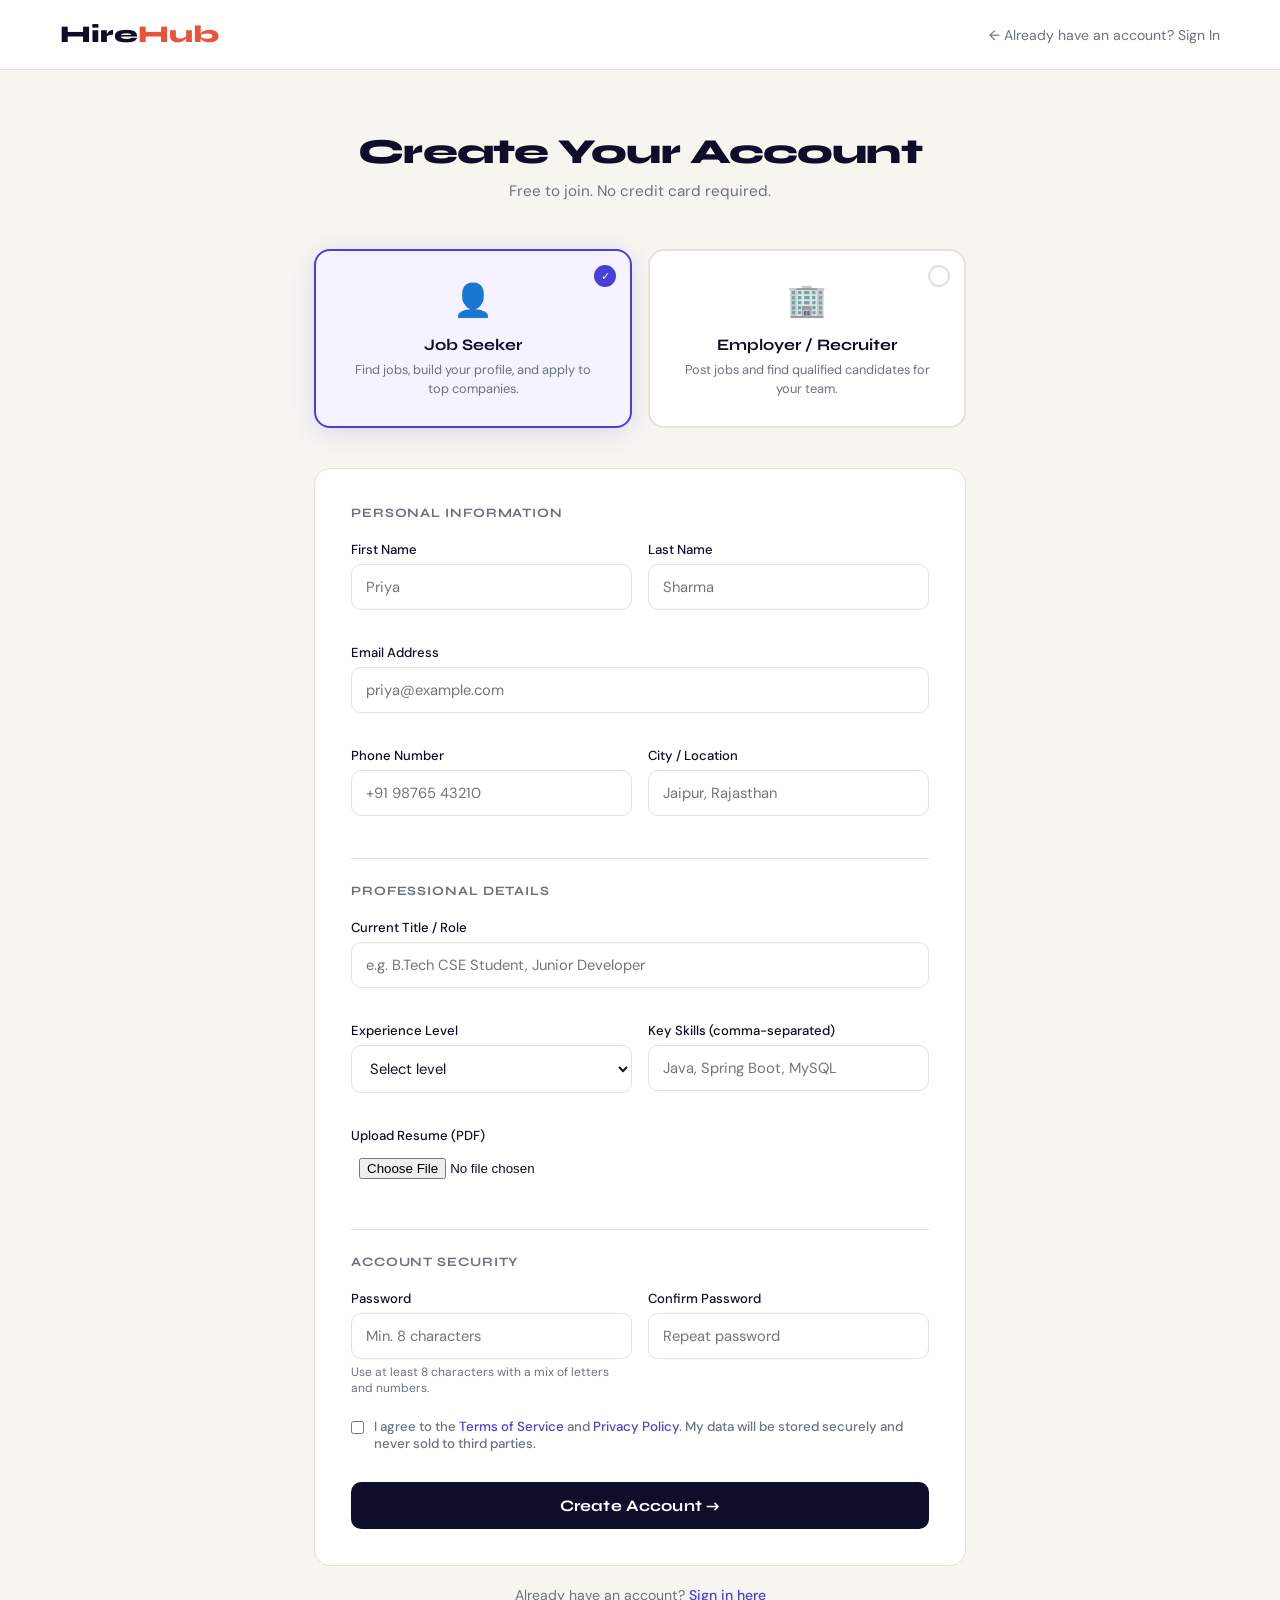
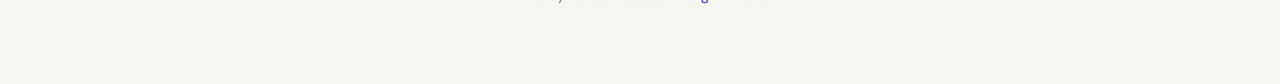
<file: src/main/resources/templates/register.html>
<!DOCTYPE html>
<html lang="en" xmlns:th="http://www.thymeleaf.org">
<head>
  <meta charset="UTF-8" />
  <meta name="viewport" content="width=device-width, initial-scale=1.0" />
  <title>Register | HireHub</title>
  <link href="https://fonts.googleapis.com/css2?family=Syne:wght@400;600;700;800&family=DM+Sans:ital,opsz,wght@0,9..40,300;0,9..40,400;0,9..40,500;1,9..40,400&display=swap" rel="stylesheet" />
  <style>
    *, *::before, *::after { box-sizing: border-box; margin: 0; padding: 0; }
    :root {
      --ink: #0F0E2A; --paper: #F7F5F0; --coral: #E8533A; --indigo: #4A3FDB;
      --muted: #6B7280; --border: #E5E2D8; --success: #059669;
      --font-head: 'Syne', sans-serif; --font-body: 'DM Sans', sans-serif;
    }
    body { font-family: var(--font-body); background: var(--paper); color: var(--ink); min-height: 100vh; }
    
    /* TOP NAV */
    .top-bar { display: flex; align-items: center; justify-content: space-between; padding: 20px 60px; border-bottom: 1px solid var(--border); background: #fff; }
    .logo { font-family: var(--font-head); font-size: 1.5rem; font-weight: 800; text-decoration: none; color: var(--ink); }
    .logo span { color: var(--coral); }
    .top-bar a.back { font-size: 0.88rem; color: var(--muted); text-decoration: none; }
    .top-bar a.back:hover { color: var(--ink); }

    .page-wrap { max-width: 700px; margin: 0 auto; padding: 60px 24px 80px; }

    .step-header { text-align: center; margin-bottom: 48px; }
    .step-header h1 { font-family: var(--font-head); font-size: 2.2rem; font-weight: 800; letter-spacing: -0.025em; margin-bottom: 8px; }
    .step-header p { color: var(--muted); font-size: 0.95rem; }

    /* ROLE CARDS */
    .role-cards { display: grid; grid-template-columns: 1fr 1fr; gap: 16px; margin-bottom: 40px; }
    .role-card {
      border: 2px solid var(--border); border-radius: 16px; padding: 28px; cursor: pointer;
      transition: all .2s; background: #fff; text-align: center; position: relative;
    }
    .role-card:hover { border-color: var(--indigo); box-shadow: 0 4px 20px rgba(74,63,219,.1); }
    .role-card.selected { border-color: var(--indigo); background: #F5F3FF; box-shadow: 0 4px 24px rgba(74,63,219,.15); }
    .role-card .check {
      position: absolute; top: 14px; right: 14px; width: 22px; height: 22px; border-radius: 50%;
      border: 2px solid var(--border); display: flex; align-items: center; justify-content: center;
      font-size: 0.7rem; color: #fff; transition: all .2s;
    }
    .role-card.selected .check { background: var(--indigo); border-color: var(--indigo); }
    .role-emoji { font-size: 2rem; margin-bottom: 14px; }
    .role-card h3 { font-family: var(--font-head); font-size: 1rem; font-weight: 700; margin-bottom: 6px; }
    .role-card p { font-size: 0.8rem; color: var(--muted); line-height: 1.5; }

    /* FORM */
    .form-card { background: #fff; border: 1px solid var(--border); border-radius: 16px; padding: 36px; }
    .form-section-title { font-family: var(--font-head); font-size: 0.8rem; font-weight: 700; letter-spacing: .07em; text-transform: uppercase; color: var(--muted); margin-bottom: 20px; }
    .form-grid { display: grid; grid-template-columns: 1fr 1fr; gap: 16px; }
    .form-group { margin-bottom: 18px; }
    .form-group.full { grid-column: 1 / -1; }
    label { display: block; font-size: 0.82rem; font-weight: 500; color: var(--ink); margin-bottom: 6px; }
    input[type="text"], input[type="email"], input[type="password"], input[type="tel"], select, textarea {
      width: 100%; padding: 12px 14px; border: 1.5px solid var(--border); border-radius: 10px;
      font-family: var(--font-body); font-size: 0.92rem; color: var(--ink); background: #fff;
      outline: none; transition: border-color .2s; resize: vertical;
    }
    input:focus, select:focus, textarea:focus { border-color: var(--indigo); }
    select { cursor: pointer; }

    .password-hint { font-size: 0.75rem; color: var(--muted); margin-top: 5px; }

    .terms { display: flex; align-items: flex-start; gap: 10px; margin-top: 4px; }
    .terms input { margin-top: 3px; flex-shrink: 0; }
    .terms label { font-size: 0.83rem; color: var(--muted); cursor: pointer; }
    .terms a { color: var(--indigo); text-decoration: none; }

    .divider { height: 1px; background: var(--border); margin: 24px 0; }

    .btn-submit {
      width: 100%; padding: 14px; background: var(--ink); color: #fff; border: none; border-radius: 10px;
      font-family: var(--font-head); font-size: 1rem; font-weight: 700; cursor: pointer;
      transition: all .2s; letter-spacing: 0.01em; margin-top: 24px;
    }
    .btn-submit:hover { background: var(--indigo); transform: translateY(-1px); box-shadow: 0 6px 20px rgba(74,63,219,.3); }
    .login-link { text-align: center; margin-top: 20px; font-size: 0.88rem; color: var(--muted); }
    .login-link a { color: var(--indigo); text-decoration: none; font-weight: 500; }

    /* Employer extra fields (hidden by default) */
    #employerFields { display: none; }
    #employerFields.visible { display: block; }

    @media (max-width: 600px) {
      .top-bar { padding: 16px 20px; }
      .page-wrap { padding: 40px 16px 60px; }
      .role-cards { grid-template-columns: 1fr; }
      .form-card { padding: 24px; }
      .form-grid { grid-template-columns: 1fr; }
    }
  </style>
</head>
<body>

<div class="top-bar">
  <a href="/" class="logo">Hire<span>Hub</span></a>
  <a href="/login" class="back">← Already have an account? Sign In</a>
</div>

<div class="page-wrap">
  <div class="step-header">
    <h1>Create Your Account</h1>
    <p>Free to join. No credit card required.</p>
  </div>

  <!-- Role Selection -->
  <div class="role-cards">
    <div class="role-card selected" onclick="selectRole('seeker', this)">
      <div class="check">✓</div>
      <div class="role-emoji">👤</div>
      <h3>Job Seeker</h3>
      <p>Find jobs, build your profile, and apply to top companies.</p>
    </div>
    <div class="role-card" onclick="selectRole('employer', this)">
      <div class="check">✓</div>
      <div class="role-emoji">🏢</div>
      <h3>Employer / Recruiter</h3>
      <p>Post jobs and find qualified candidates for your team.</p>
    </div>
  </div>

  <form th:action="@{/register}" method="post" enctype="multipart/form-data">
    <input type="hidden" name="role" id="roleInput" value="seeker" />

    <div class="form-card">
      <div class="form-section-title">Personal Information</div>
      <div class="form-grid">
        <div class="form-group">
          <label for="firstName">First Name</label>
          <input type="text" id="firstName" name="firstName" placeholder="Priya" required />
        </div>
        <div class="form-group">
          <label for="lastName">Last Name</label>
          <input type="text" id="lastName" name="lastName" placeholder="Sharma" required />
        </div>
        <div class="form-group full">
          <label for="email">Email Address</label>
          <input type="email" id="email" name="email" placeholder="priya@example.com" required />
        </div>
        <div class="form-group">
          <label for="phone">Phone Number</label>
          <input type="tel" id="phone" name="phone" placeholder="+91 98765 43210" />
        </div>
        <div class="form-group">
          <label for="location">City / Location</label>
          <input type="text" id="location" name="location" placeholder="Jaipur, Rajasthan" />
        </div>
      </div>

      <!-- Job Seeker Fields -->
      <div id="seekerFields">
        <div class="divider"></div>
        <div class="form-section-title">Professional Details</div>
        <div class="form-grid">
          <div class="form-group full">
            <label for="title">Current Title / Role</label>
            <input type="text" id="title" name="title" placeholder="e.g. B.Tech CSE Student, Junior Developer" />
          </div>
          <div class="form-group">
            <label for="experience">Experience Level</label>
            <select id="experience" name="experience">
              <option value="">Select level</option>
              <option value="fresher">Fresher / Student</option>
              <option value="0-1">0–1 Years</option>
              <option value="1-3">1–3 Years</option>
              <option value="3-5">3–5 Years</option>
              <option value="5+">5+ Years</option>
            </select>
          </div>
          <div class="form-group">
            <label for="skills">Key Skills (comma-separated)</label>
            <input type="text" id="skills" name="skills" placeholder="Java, Spring Boot, MySQL" />
          </div>
          <div class="form-group full">
            <label for="resume">Upload Resume (PDF)</label>
            <input type="file" id="resume" name="resume" accept=".pdf,.doc,.docx" style="padding:8px;" />
          </div>
        </div>
      </div>

      <!-- Employer Fields -->
      <div id="employerFields">
        <div class="divider"></div>
        <div class="form-section-title">Company Information</div>
        <div class="form-grid">
          <div class="form-group full">
            <label for="companyName">Company Name</label>
            <input type="text" id="companyName" name="companyName" placeholder="Acme Technologies Pvt. Ltd." />
          </div>
          <div class="form-group">
            <label for="industry">Industry</label>
            <select id="industry" name="industry">
              <option value="">Select industry</option>
              <option>Information Technology</option>
              <option>Finance & Banking</option>
              <option>E-Commerce</option>
              <option>Healthcare</option>
              <option>Education</option>
              <option>Manufacturing</option>
              <option>Marketing & Advertising</option>
              <option>Other</option>
            </select>
          </div>
          <div class="form-group">
            <label for="companySize">Company Size</label>
            <select id="companySize" name="companySize">
              <option value="">Select size</option>
              <option>1–10 employees</option>
              <option>11–50 employees</option>
              <option>51–200 employees</option>
              <option>201–1000 employees</option>
              <option>1000+ employees</option>
            </select>
          </div>
          <div class="form-group full">
            <label for="companyWebsite">Company Website</label>
            <input type="text" id="companyWebsite" name="companyWebsite" placeholder="https://yourcompany.com" />
          </div>
          <div class="form-group full">
            <label for="companyDesc">About Your Company</label>
            <textarea id="companyDesc" name="companyDesc" rows="3" placeholder="Briefly describe what your company does…"></textarea>
          </div>
        </div>
      </div>

      <div class="divider"></div>
      <div class="form-section-title">Account Security</div>
      <div class="form-grid">
        <div class="form-group">
          <label for="password">Password</label>
          <input type="password" id="password" name="password" placeholder="Min. 8 characters" required />
          <div class="password-hint">Use at least 8 characters with a mix of letters and numbers.</div>
        </div>
        <div class="form-group">
          <label for="confirmPassword">Confirm Password</label>
          <input type="password" id="confirmPassword" name="confirmPassword" placeholder="Repeat password" required />
        </div>
      </div>

      <div class="terms">
        <input type="checkbox" id="agree" name="agree" required />
        <label for="agree">I agree to the <a href="/terms">Terms of Service</a> and <a href="/privacy">Privacy Policy</a>. My data will be stored securely and never sold to third parties.</label>
      </div>

      <button type="submit" class="btn-submit">Create Account →</button>
    </div>

    <div class="login-link">Already have an account? <a href="/login">Sign in here</a></div>
  </form>
</div>

<script>
  let selectedRole = 'seeker';

  function selectRole(role, el) {
    selectedRole = role;
    document.querySelectorAll('.role-card').forEach(c => c.classList.remove('selected'));
    el.classList.add('selected');
    document.getElementById('roleInput').value = role;

    if (role === 'employer') {
      document.getElementById('seekerFields').style.display = 'none';
      document.getElementById('employerFields').classList.add('visible');
    } else {
      document.getElementById('seekerFields').style.display = 'block';
      document.getElementById('employerFields').classList.remove('visible');
    }
  }
</script>
</body>
</html>
</file>
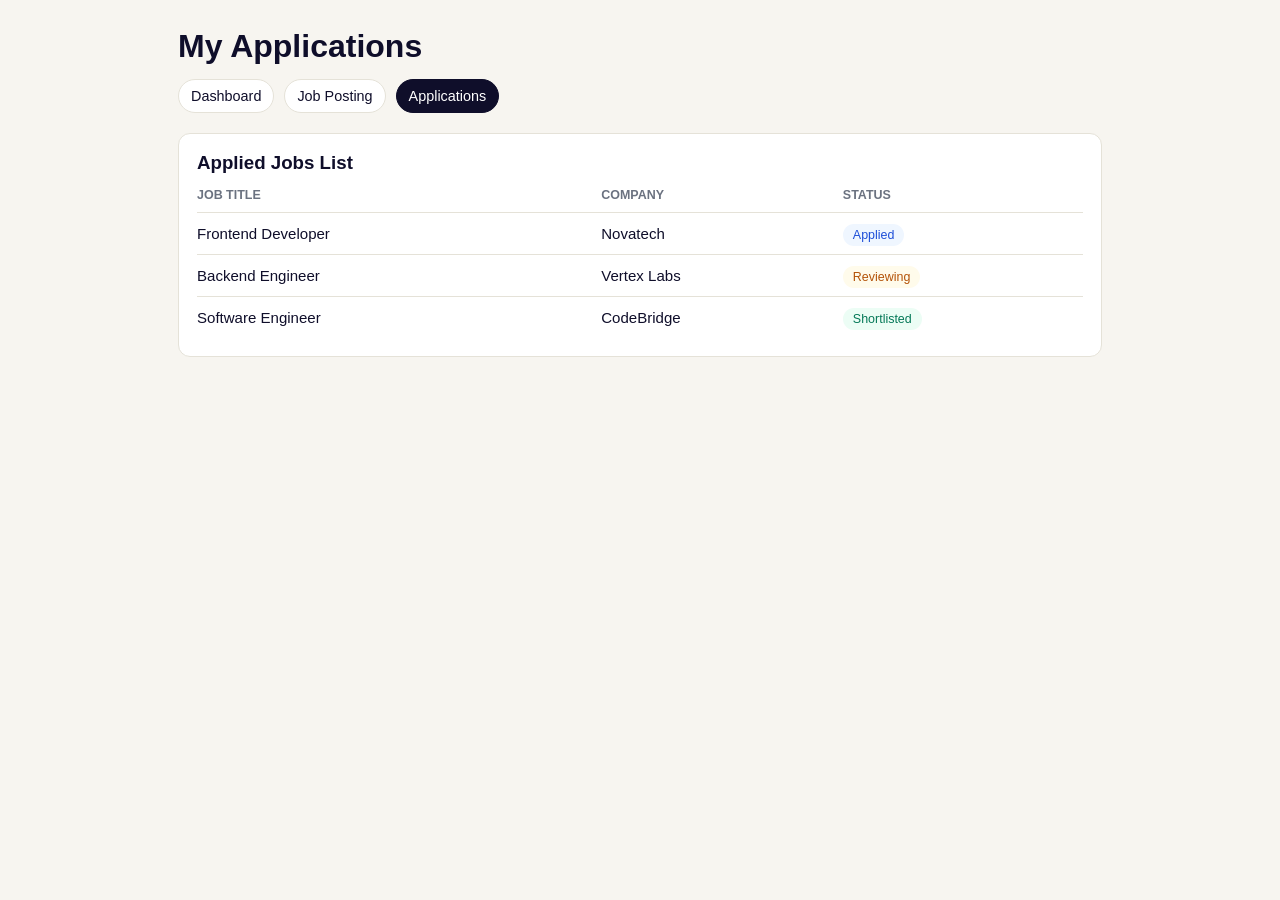
<file: src/main/resources/templates/report-applications.html>
<!DOCTYPE html>
<html lang="en">
<head>
  <meta charset="UTF-8" />
  <meta name="viewport" content="width=device-width, initial-scale=1.0" />
  <title>Report Applications | HireHub</title>
  <style>
    :root { --ink:#0f0e2a; --paper:#f7f5f0; --card:#fff; --indigo:#4a3fdb; --border:#e5e2d8; --muted:#6b7280; }
    * { box-sizing: border-box; margin: 0; padding: 0; }
    body { font-family: Arial, sans-serif; background: var(--paper); color: var(--ink); }
    .wrap { max-width: 960px; margin: 28px auto; padding: 0 18px; }
    .nav { display:flex; gap:10px; flex-wrap:wrap; margin:14px 0 20px; }
    .nav a { text-decoration:none; color:var(--ink); border:1px solid var(--border); background:#fff; padding:8px 12px; border-radius:999px; font-size:.9rem; }
    .nav a.active { background:var(--ink); color:#fff; border-color:var(--ink); }
    .card { background:var(--card); border:1px solid var(--border); border-radius:12px; padding:18px; }
    table { width:100%; border-collapse:collapse; }
    th { text-align:left; font-size:.78rem; text-transform:uppercase; color:var(--muted); padding-bottom:10px; border-bottom:1px solid var(--border); }
    td { padding:12px 0; border-bottom:1px solid var(--border); font-size:.94rem; }
    tr:last-child td { border-bottom:none; }
    .status { font-size:.78rem; padding:4px 10px; border-radius:999px; }
    .applied { background:#eff6ff; color:#1d4ed8; }
    .reviewing { background:#fffbeb; color:#b45309; }
    .shortlisted { background:#ecfdf5; color:#047857; }
  </style>
</head>
<body>
  <div class="wrap">
    <h1>My Applications</h1>
    <div class="nav">
      <a href="/report/dashboard">Dashboard</a>
      <a href="/report/job-posting">Job Posting</a>
      <a class="active" href="/report/applications">Applications</a>
    </div>

    <div class="card">
      <h3 style="margin-bottom:14px;">Applied Jobs List</h3>
      <table>
        <thead>
          <tr><th>Job Title</th><th>Company</th><th>Status</th></tr>
        </thead>
        <tbody>
          <tr><td>Frontend Developer</td><td>Novatech</td><td><span class="status applied">Applied</span></td></tr>
          <tr><td>Backend Engineer</td><td>Vertex Labs</td><td><span class="status reviewing">Reviewing</span></td></tr>
          <tr><td>Software Engineer</td><td>CodeBridge</td><td><span class="status shortlisted">Shortlisted</span></td></tr>
        </tbody>
      </table>
    </div>
  </div>
</body>
</html>
</file>
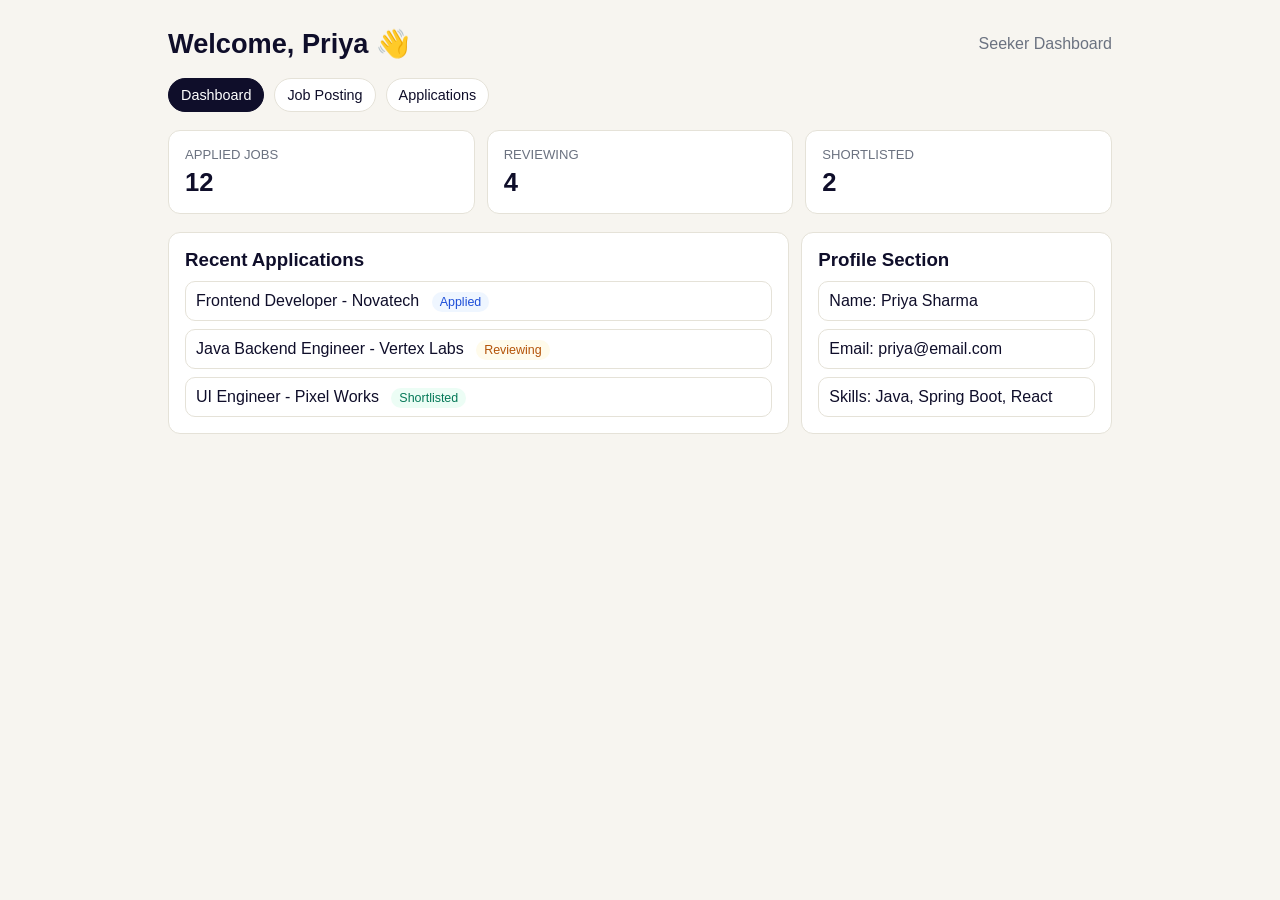
<file: src/main/resources/templates/report-dashboard.html>
<!DOCTYPE html>
<html lang="en">
<head>
  <meta charset="UTF-8" />
  <meta name="viewport" content="width=device-width, initial-scale=1.0" />
  <title>Report Dashboard | HireHub</title>
  <style>
    :root { --ink:#0f0e2a; --paper:#f7f5f0; --card:#fff; --coral:#e8533a; --indigo:#4a3fdb; --border:#e5e2d8; --muted:#6b7280; }
    * { box-sizing: border-box; margin: 0; padding: 0; }
    body { font-family: Arial, sans-serif; background: var(--paper); color: var(--ink); }
    .wrap { max-width: 980px; margin: 28px auto; padding: 0 18px; }
    .top { display:flex; justify-content:space-between; align-items:center; margin-bottom:18px; }
    .top h1 { font-size: 1.7rem; }
    .nav { display:flex; gap:10px; flex-wrap:wrap; margin-bottom:18px; }
    .nav a { text-decoration:none; color:var(--ink); border:1px solid var(--border); background:#fff; padding:8px 12px; border-radius:999px; font-size:.9rem; }
    .nav a.active { background:var(--ink); color:#fff; border-color:var(--ink); }
    .grid { display:grid; grid-template-columns: repeat(3, 1fr); gap:12px; margin-bottom:18px; }
    .card { background:var(--card); border:1px solid var(--border); border-radius:12px; padding:16px; }
    .label { color:var(--muted); font-size:.82rem; margin-bottom:6px; text-transform:uppercase; }
    .value { font-size:1.6rem; font-weight:700; }
    .sections { display:grid; grid-template-columns: 2fr 1fr; gap:12px; }
    .list { list-style:none; display:flex; flex-direction:column; gap:8px; margin-top:10px; }
    .list li { border:1px solid var(--border); border-radius:10px; padding:10px; background:#fff; }
    .status { font-size:.78rem; padding:3px 8px; border-radius:999px; background:#eff6ff; color:#1d4ed8; margin-left:8px; }
    .status.reviewing { background:#fffbeb; color:#b45309; }
    .status.shortlisted { background:#ecfdf5; color:#047857; }
    @media(max-width: 860px){ .grid { grid-template-columns:1fr; } .sections{ grid-template-columns:1fr; } }
  </style>
</head>
<body>
  <div class="wrap">
    <div class="top">
      <h1>Welcome, Priya 👋</h1>
      <div style="color:var(--muted)">Seeker Dashboard</div>
    </div>

    <div class="nav">
      <a class="active" href="/report/dashboard">Dashboard</a>
      <a href="/report/job-posting">Job Posting</a>
      <a href="/report/applications">Applications</a>
    </div>

    <div class="grid">
      <div class="card">
        <div class="label">Applied Jobs</div>
        <div class="value">12</div>
      </div>
      <div class="card">
        <div class="label">Reviewing</div>
        <div class="value">4</div>
      </div>
      <div class="card">
        <div class="label">Shortlisted</div>
        <div class="value">2</div>
      </div>
    </div>

    <div class="sections">
      <div class="card">
        <h3>Recent Applications</h3>
        <ul class="list">
          <li>Frontend Developer - Novatech <span class="status">Applied</span></li>
          <li>Java Backend Engineer - Vertex Labs <span class="status reviewing">Reviewing</span></li>
          <li>UI Engineer - Pixel Works <span class="status shortlisted">Shortlisted</span></li>
        </ul>
      </div>
      <div class="card">
        <h3>Profile Section</h3>
        <ul class="list">
          <li>Name: Priya Sharma</li>
          <li>Email: priya@email.com</li>
          <li>Skills: Java, Spring Boot, React</li>
        </ul>
      </div>
    </div>
  </div>
</body>
</html>
</file>
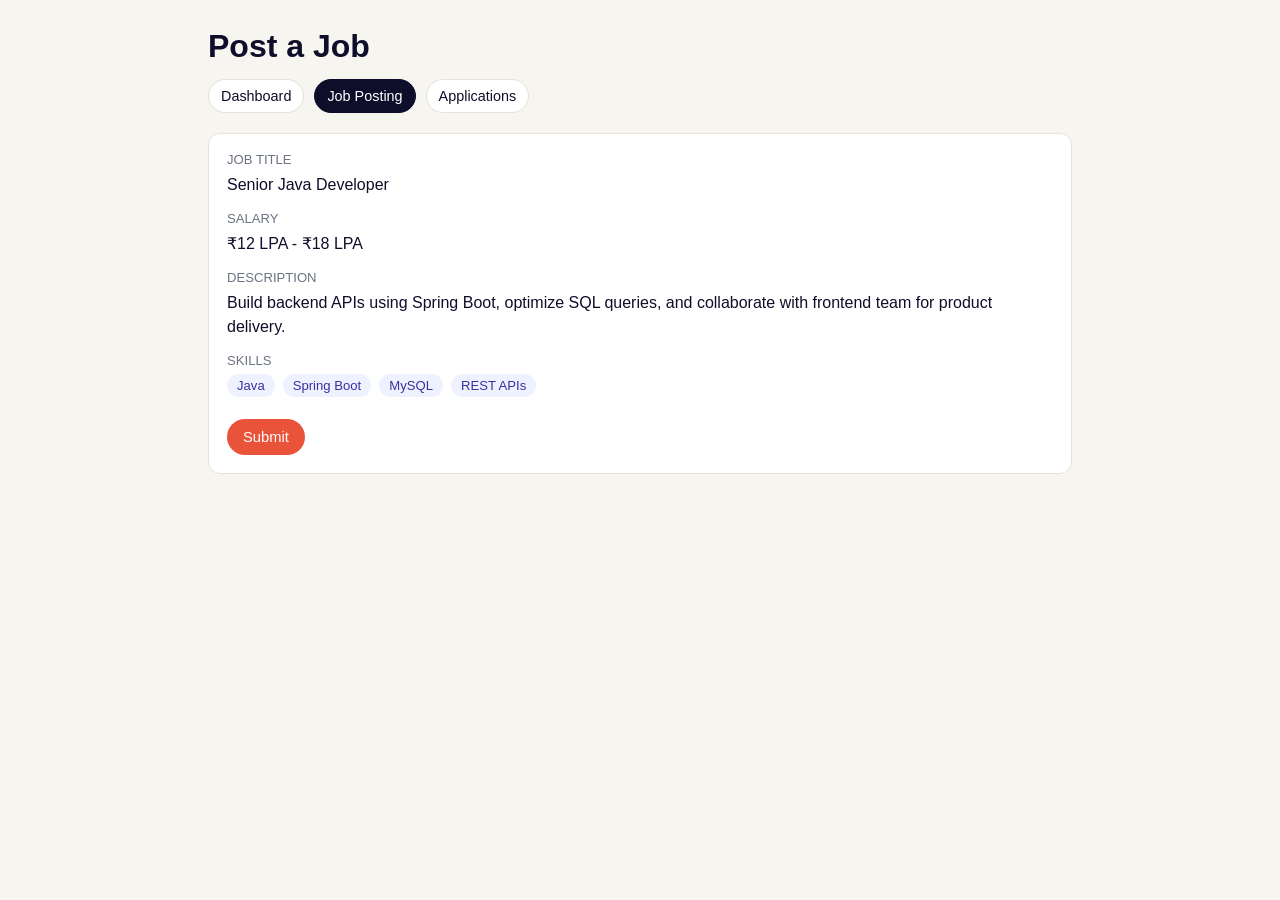
<file: src/main/resources/templates/report-job-posting.html>
<!DOCTYPE html>
<html lang="en">
<head>
  <meta charset="UTF-8" />
  <meta name="viewport" content="width=device-width, initial-scale=1.0" />
  <title>Report Job Posting | HireHub</title>
  <style>
    :root { --ink:#0f0e2a; --paper:#f7f5f0; --card:#fff; --coral:#e8533a; --border:#e5e2d8; --muted:#6b7280; }
    * { box-sizing: border-box; margin: 0; padding: 0; }
    body { font-family: Arial, sans-serif; background: var(--paper); color: var(--ink); }
    .wrap { max-width: 900px; margin: 28px auto; padding: 0 18px; }
    .nav { display:flex; gap:10px; flex-wrap:wrap; margin:14px 0 20px; }
    .nav a { text-decoration:none; color:var(--ink); border:1px solid var(--border); background:#fff; padding:8px 12px; border-radius:999px; font-size:.9rem; }
    .nav a.active { background:var(--ink); color:#fff; border-color:var(--ink); }
    .card { background:var(--card); border:1px solid var(--border); border-radius:12px; padding:18px; }
    .row { margin-bottom:14px; }
    .label { display:block; color:var(--muted); font-size:.82rem; margin-bottom:6px; text-transform:uppercase; }
    .value { font-size:1rem; line-height:1.5; }
    .skills { display:flex; gap:8px; flex-wrap:wrap; }
    .skills span { background:#eef2ff; color:#3730a3; padding:4px 10px; border-radius:999px; font-size:.82rem; }
    .submit { margin-top:8px; border:none; background:var(--coral); color:#fff; padding:10px 16px; border-radius:999px; cursor:pointer; font-size:.92rem; }
  </style>
</head>
<body>
  <div class="wrap">
    <h1>Post a Job</h1>
    <div class="nav">
      <a href="/report/dashboard">Dashboard</a>
      <a class="active" href="/report/job-posting">Job Posting</a>
      <a href="/report/applications">Applications</a>
    </div>

    <div class="card">
      <div class="row">
        <span class="label">Job Title</span>
        <div class="value">Senior Java Developer</div>
      </div>
      <div class="row">
        <span class="label">Salary</span>
        <div class="value">₹12 LPA - ₹18 LPA</div>
      </div>
      <div class="row">
        <span class="label">Description</span>
        <div class="value">Build backend APIs using Spring Boot, optimize SQL queries, and collaborate with frontend team for product delivery.</div>
      </div>
      <div class="row">
        <span class="label">Skills</span>
        <div class="skills">
          <span>Java</span><span>Spring Boot</span><span>MySQL</span><span>REST APIs</span>
        </div>
      </div>
      <button class="submit" type="button">Submit</button>
    </div>
  </div>
</body>
</html>
</file>
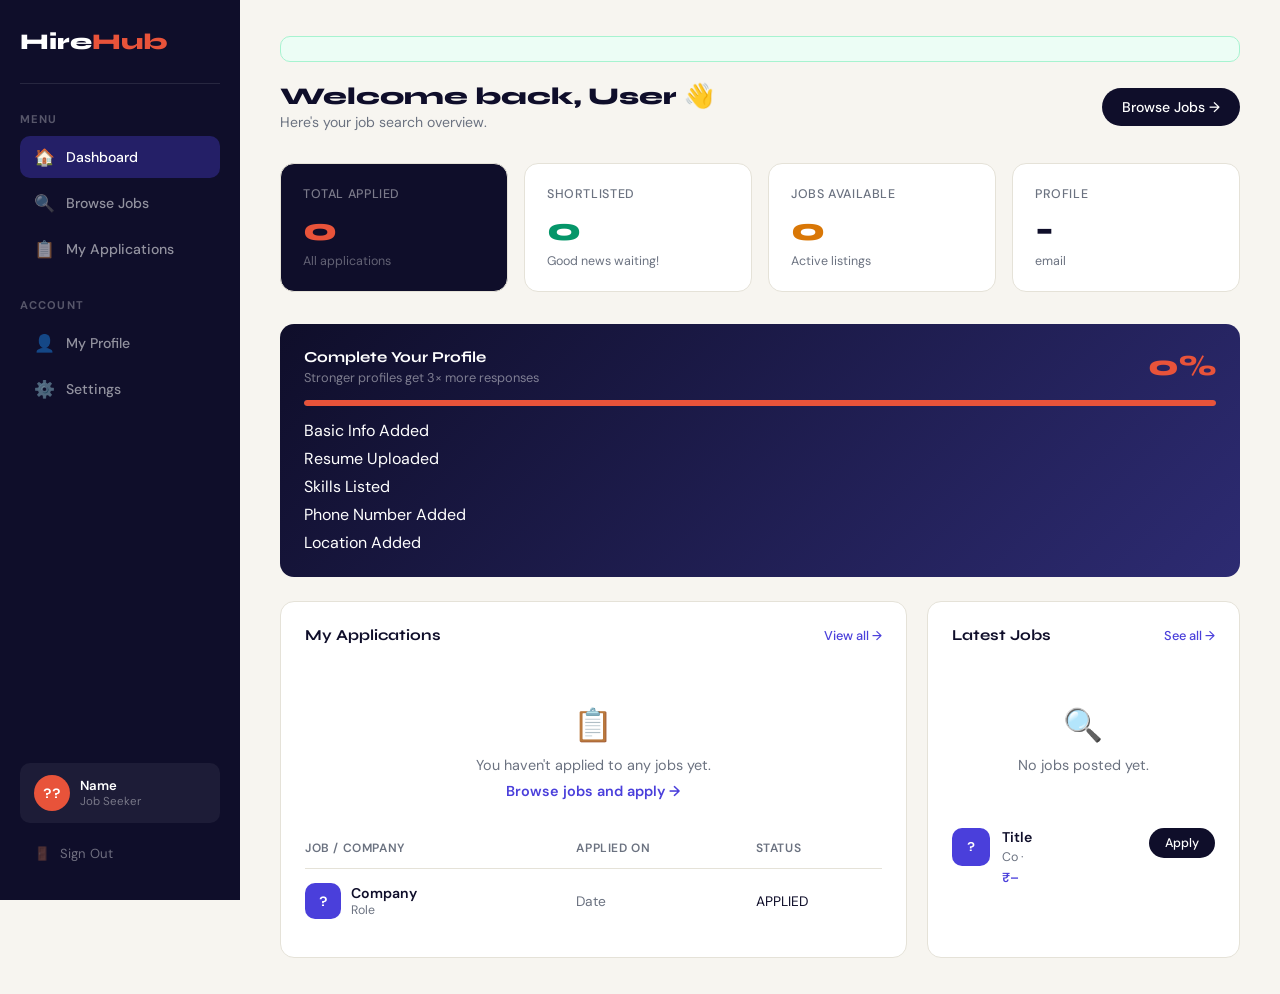
<file: src/main/resources/templates/seeker-dashboard.html>
<!DOCTYPE html>
<html lang="en" xmlns:th="http://www.thymeleaf.org">
<head>
  <meta charset="UTF-8" /><meta name="viewport" content="width=device-width, initial-scale=1.0" />
  <title>My Dashboard | HireHub</title>
  <link href="https://fonts.googleapis.com/css2?family=Syne:wght@400;600;700;800&family=DM+Sans:ital,opsz,wght@0,9..40,300;0,9..40,400;0,9..40,500;1,9..40,400&display=swap" rel="stylesheet" />
  <style>
    *,*::before,*::after{box-sizing:border-box;margin:0;padding:0}
    :root{--ink:#0F0E2A;--paper:#F7F5F0;--card:#fff;--coral:#E8533A;--indigo:#4A3FDB;--muted:#6B7280;--border:#E5E2D8;--sidebar-w:240px;--font-head:'Syne',sans-serif;--font-body:'DM Sans',sans-serif}
    body{font-family:var(--font-body);background:var(--paper);color:var(--ink);display:flex;min-height:100vh}
    aside{width:var(--sidebar-w);background:var(--ink);color:#fff;display:flex;flex-direction:column;padding:28px 20px;position:fixed;top:0;left:0;bottom:0;z-index:50}
    .logo{font-family:var(--font-head);font-size:1.4rem;font-weight:800;color:#fff;text-decoration:none;padding-bottom:28px;border-bottom:1px solid rgba(255,255,255,.1);margin-bottom:28px}
    .logo span{color:var(--coral)}
    .nav-group-label{font-size:.7rem;font-weight:700;letter-spacing:.1em;text-transform:uppercase;color:rgba(255,255,255,.3);margin-bottom:10px}
    .sidebar-nav{list-style:none;display:flex;flex-direction:column;gap:4px;margin-bottom:28px}
    .sidebar-nav li a{display:flex;align-items:center;gap:12px;padding:10px 14px;border-radius:10px;font-size:.88rem;font-weight:500;color:rgba(255,255,255,.55);text-decoration:none;transition:all .2s}
    .sidebar-nav li a:hover,.sidebar-nav li a.active{background:rgba(255,255,255,.08);color:#fff}
    .sidebar-nav li a.active{background:rgba(74,63,219,.35)}
    .sidebar-icon{font-size:1.05rem;width:20px;text-align:center}
    .sidebar-bottom{margin-top:auto}
    .user-chip{display:flex;align-items:center;gap:10px;padding:12px 14px;border-radius:10px;background:rgba(255,255,255,.06)}
    .avatar{width:36px;height:36px;border-radius:50%;background:var(--coral);display:flex;align-items:center;justify-content:center;font-family:var(--font-head);font-weight:700;font-size:.85rem;color:#fff;flex-shrink:0}
    .user-chip-name{font-size:.82rem;font-weight:600}
    .user-chip-role{font-size:.72rem;color:rgba(255,255,255,.4)}
    main{margin-left:var(--sidebar-w);flex:1;padding:36px 40px}
    .topbar{display:flex;align-items:center;justify-content:space-between;margin-bottom:32px}
    .topbar h1{font-family:var(--font-head);font-size:1.5rem;font-weight:800}
    .topbar p{font-size:.88rem;color:var(--muted);margin-top:2px}
    .btn{display:inline-flex;align-items:center;gap:6px;padding:10px 20px;border-radius:100px;font-family:var(--font-body);font-size:.88rem;font-weight:500;cursor:pointer;text-decoration:none;border:none;transition:all .2s}
    .btn-primary{background:var(--ink);color:#fff}
    .btn-primary:hover{background:var(--indigo)}
    .stats-row{display:grid;grid-template-columns:repeat(4,1fr);gap:16px;margin-bottom:32px}
    .stat-card{background:var(--card);border:1px solid var(--border);border-radius:14px;padding:22px}
    .stat-card-label{font-size:.78rem;font-weight:500;color:var(--muted);margin-bottom:8px;text-transform:uppercase;letter-spacing:.05em}
    .stat-card-val{font-family:var(--font-head);font-size:2rem;font-weight:800}
    .stat-card-sub{font-size:.78rem;color:var(--muted);margin-top:4px}
    .stat-card.highlight{background:var(--ink);color:#fff}
    .stat-card.highlight .stat-card-label{color:rgba(255,255,255,.45)}
    .stat-card.highlight .stat-card-val{color:var(--coral)}
    .stat-card.highlight .stat-card-sub{color:rgba(255,255,255,.35)}
    .grid-3-1{display:grid;grid-template-columns:2fr 1fr;gap:20px}
    .section-card{background:var(--card);border:1px solid var(--border);border-radius:14px;padding:24px}
    .section-card-header{display:flex;align-items:center;justify-content:space-between;margin-bottom:20px}
    .section-card-title{font-family:var(--font-head);font-size:.95rem;font-weight:700}
    .see-all{font-size:.8rem;color:var(--indigo);text-decoration:none;font-weight:500}
    .app-table{width:100%;border-collapse:collapse}
    .app-table th{font-size:.75rem;font-weight:600;color:var(--muted);text-align:left;padding:0 0 12px;text-transform:uppercase;letter-spacing:.05em;border-bottom:1px solid var(--border)}
    .app-table td{padding:14px 0;border-bottom:1px solid var(--border);font-size:.86rem;vertical-align:middle}
    .app-table tr:last-child td{border-bottom:none}
    .app-company{display:flex;align-items:center;gap:10px}
    .co-logo{width:36px;height:36px;border-radius:10px;display:flex;align-items:center;justify-content:center;font-family:var(--font-head);font-weight:700;font-size:.85rem;color:#fff;flex-shrink:0;background:var(--indigo)}
    .co-name{font-weight:600;font-size:.88rem}
    .co-role{font-size:.77rem;color:var(--muted)}
    .badge{display:inline-flex;align-items:center;gap:4px;padding:4px 10px;border-radius:100px;font-size:.75rem;font-weight:600}
    .badge-applied{background:#EFF6FF;color:#1D4ED8}
    .badge-shortlisted{background:#ECFDF5;color:#059669}
    .badge-rejected{background:#FEF2F2;color:#DC2626}
    .badge-reviewing{background:#FFFBEB;color:#D97706}
    .job-item{display:flex;gap:12px;padding:14px 0;border-bottom:1px solid var(--border);align-items:flex-start}
    .job-item:last-child{border-bottom:none;padding-bottom:0}
    .job-item-body{flex:1}
    .job-item-title{font-weight:600;font-size:.88rem;margin-bottom:3px}
    .job-item-meta{font-size:.78rem;color:var(--muted)}
    .job-item-salary{font-size:.82rem;color:var(--indigo);font-weight:600;margin-top:4px}
    .btn-apply{padding:7px 16px;background:var(--ink);color:#fff;border:none;border-radius:100px;font-family:var(--font-body);font-size:.78rem;font-weight:500;cursor:pointer;text-decoration:none;white-space:nowrap;flex-shrink:0}
    .btn-apply:hover{background:var(--indigo)}
    .profile-completion{background:linear-gradient(135deg,var(--ink),#2D2B72);color:#fff;border-radius:14px;padding:24px;margin-bottom:24px}
    .pc-head{display:flex;justify-content:space-between;align-items:flex-start;margin-bottom:14px}
    .pc-title{font-family:var(--font-head);font-size:.95rem;font-weight:700}
    .pc-pct{font-family:var(--font-head);font-size:1.8rem;font-weight:800;color:var(--coral)}
    .pc-bar{height:6px;background:rgba(255,255,255,.15);border-radius:100px;overflow:hidden;margin-bottom:14px}
    .pc-fill{height:100%;border-radius:100px;background:var(--coral)}
    .pc-items{list-style:none;display:flex;flex-direction:column;gap:7px}
    .pc-item{display:flex;align-items:center;gap:8px;font-size:.8rem;color:rgba(255,255,255,.6)}
    .pc-item.done{color:rgba(255,255,255,.85)}
    .pc-item .dot{width:8px;height:8px;border-radius:50%;background:rgba(255,255,255,.2);flex-shrink:0}
    .pc-item.done .dot{background:#34D399}
    .empty-state{text-align:center;padding:40px 20px;color:var(--muted);font-size:.9rem}
    .empty-state .ei{font-size:2rem;margin-bottom:10px}
    .success-banner{background:#ECFDF5;border:1px solid #A7F3D0;color:#059669;padding:12px 18px;border-radius:10px;margin-bottom:20px;font-size:.88rem;font-weight:500}
    @media(max-width:1100px){.stats-row{grid-template-columns:1fr 1fr}.grid-3-1{grid-template-columns:1fr}}
    @media(max-width:768px){aside{display:none}main{margin-left:0;padding:24px 16px}.stats-row{grid-template-columns:1fr 1fr}}
  </style>
</head>
<body>

<aside>
  <a href="/" class="logo">Hire<span>Hub</span></a>
  <div class="nav-group-label">Menu</div>
  <ul class="sidebar-nav">
    <li><a href="/dashboard/seeker" class="active"><span class="sidebar-icon">🏠</span> Dashboard</a></li>
    <li><a href="/jobs"><span class="sidebar-icon">🔍</span> Browse Jobs</a></li>
    <li><a href="/dashboard/seeker/applications"><span class="sidebar-icon">📋</span> My Applications</a></li>
  </ul>
  <div class="nav-group-label">Account</div>
  <ul class="sidebar-nav">
    <li><a href="/dashboard/seeker/profile"><span class="sidebar-icon">👤</span> My Profile</a></li>
    <li><a href="/settings"><span class="sidebar-icon">⚙️</span> Settings</a></li>
  </ul>
  <div class="sidebar-bottom">
    <div class="user-chip">
      <!-- ✅ Real initials from DB -->
      <div class="avatar"
        th:text="${#strings.substring(user.firstName,0,1)}+${#strings.substring(user.lastName,0,1)}">??</div>
      <div>
        <div class="user-chip-name" th:text="${user.firstName + ' ' + user.lastName}">Name</div>
        <div class="user-chip-role">Job Seeker</div>
      </div>
    </div>
    <div style="margin-top:12px;">
      <a href="/logout" style="display:flex;align-items:center;gap:10px;padding:10px 14px;color:rgba(255,255,255,.4);font-size:.82rem;text-decoration:none;border-radius:10px;transition:.2s"
         onmouseover="this.style.background='rgba(255,255,255,.06)'" onmouseout="this.style.background='transparent'">
        <span>🚪</span> Sign Out
      </a>
    </div>
  </div>
</aside>

<main>
  <!-- ✅ Success flash message after applying -->
  <div class="success-banner" th:if="${successMsg}" th:text="${successMsg}"></div>

  <div class="topbar">
    <div>
      <!-- ✅ Real user name -->
      <h1>Welcome back, <span th:text="${user.firstName}">User</span> 👋</h1>
      <p>Here's your job search overview.</p>
    </div>
    <a href="/jobs" class="btn btn-primary">Browse Jobs →</a>
  </div>

  <!-- ✅ Real stats from DB -->
  <div class="stats-row">
    <div class="stat-card highlight">
      <div class="stat-card-label">Total Applied</div>
      <div class="stat-card-val" th:text="${totalApplied}">0</div>
      <div class="stat-card-sub">All applications</div>
    </div>
    <div class="stat-card">
      <div class="stat-card-label">Shortlisted</div>
      <div class="stat-card-val" style="color:#059669" th:text="${shortlisted}">0</div>
      <div class="stat-card-sub">Good news waiting!</div>
    </div>
    <div class="stat-card">
      <div class="stat-card-label">Jobs Available</div>
      <div class="stat-card-val" style="color:#D97706" th:text="${allJobs.size()}">0</div>
      <div class="stat-card-sub">Active listings</div>
    </div>
    <div class="stat-card">
      <div class="stat-card-label">Profile</div>
      <div class="stat-card-val" th:text="${user.skills != null ? 'Active' : 'Setup'}">-</div>
      <div class="stat-card-sub" th:text="${user.email}">email</div>
    </div>
  </div>

  <!-- Profile Completion -->
  <div class="profile-completion">
    <div class="pc-head">
      <div>
        <div class="pc-title">Complete Your Profile</div>
        <div style="font-size:.8rem;color:rgba(255,255,255,.45);margin-top:3px">Stronger profiles get 3× more responses</div>
      </div>
      <!-- Each field = 20% -->
      <div class="pc-pct"
        th:with="pct=${(user.firstName!=null?20:0)+(user.resumePath!=null?20:0)+(user.skills!=null?20:0)+(user.phone!=null?20:0)+(user.location!=null?20:0)}"
        th:text="${pct}+'%'">0%</div>
    </div>
    <div class="pc-bar">
      <div class="pc-fill"
        th:style="'width:'+${(user.firstName!=null?20:0)+(user.resumePath!=null?20:0)+(user.skills!=null?20:0)+(user.phone!=null?20:0)+(user.location!=null?20:0)}+'%'"></div>
    </div>
    <ul class="pc-items">
      <li th:class="'pc-item'+(${user.firstName!=null}?' done':'')"><div class="dot"></div> Basic Info Added</li>
      <li th:class="'pc-item'+(${user.resumePath!=null}?' done':'')"><div class="dot"></div> Resume Uploaded</li>
      <li th:class="'pc-item'+(${user.skills!=null}?' done':'')"><div class="dot"></div> Skills Listed</li>
      <li th:class="'pc-item'+(${user.phone!=null}?' done':'')"><div class="dot"></div> Phone Number Added</li>
      <li th:class="'pc-item'+(${user.location!=null}?' done':'')"><div class="dot"></div> Location Added</li>
    </ul>
  </div>

  <div class="grid-3-1">

    <!-- ✅ Real applications from DB -->
    <div class="section-card">
      <div class="section-card-header">
        <div class="section-card-title">My Applications</div>
        <a href="/dashboard/seeker/applications" class="see-all">View all →</a>
      </div>

      <!-- Empty state -->
      <div class="empty-state" th:if="${applications.isEmpty()}">
        <div class="ei">📋</div>
        You haven't applied to any jobs yet.<br/>
        <a href="/jobs" style="color:var(--indigo);font-weight:600;text-decoration:none;margin-top:8px;display:inline-block">Browse jobs and apply →</a>
      </div>

      <!-- Real applications table -->
      <table class="app-table" th:if="${!applications.isEmpty()}">
        <thead><tr><th>Job / Company</th><th>Applied On</th><th>Status</th></tr></thead>
        <tbody>
          <tr th:each="app : ${applications}">
            <td>
              <div class="app-company">
                <div class="co-logo"
                  th:text="${#strings.substring(app.jobPost.employer.companyName!=null?app.jobPost.employer.companyName:app.jobPost.employer.firstName,0,1)}">?</div>
                <div>
                  <div class="co-name" th:text="${app.jobPost.employer.companyName!=null?app.jobPost.employer.companyName:app.jobPost.employer.firstName+' '+app.jobPost.employer.lastName}">Company</div>
                  <div class="co-role" th:text="${app.jobPost.jobTitle}">Role</div>
                </div>
              </div>
            </td>
            <td style="color:var(--muted)" th:text="${#temporals.format(app.appliedAt,'MMM dd, yyyy')}">Date</td>
            <td>
              <span th:class="'badge badge-'+${#strings.toLowerCase(app.status)}"
                    th:text="${app.status}">APPLIED</span>
            </td>
          </tr>
        </tbody>
      </table>
    </div>

    <!-- ✅ Real jobs from DB -->
    <div class="section-card">
      <div class="section-card-header">
        <div class="section-card-title">Latest Jobs</div>
        <a href="/jobs" class="see-all">See all →</a>
      </div>

      <div class="empty-state" th:if="${allJobs.isEmpty()}">
        <div class="ei">🔍</div>
        No jobs posted yet.
      </div>

      <div th:each="job,iter : ${allJobs}" th:if="${iter.index < 5}" class="job-item">
        <div class="co-logo" style="width:38px;height:38px;border-radius:10px;font-size:.8rem"
          th:text="${#strings.substring(job.employer.companyName!=null?job.employer.companyName:job.employer.firstName,0,1)}">?</div>
        <div class="job-item-body">
          <div class="job-item-title" th:text="${job.jobTitle}">Title</div>
          <div class="job-item-meta">
            <span th:text="${job.employer.companyName!=null?job.employer.companyName:job.employer.firstName}">Co</span>
            <span th:if="${job.location}"> · <span th:text="${job.location}"></span></span>
          </div>
          <div class="job-item-salary" th:if="${job.salaryMin!=null}">
            ₹<span th:text="${job.salaryMin}"></span>–<span th:text="${job.salaryMax}"></span>
          </div>
        </div>
        <form th:action="@{'/jobs/'+${job.id}+'/apply'}" method="post" style="margin:0">
          <button type="submit" class="btn-apply">Apply</button>
        </form>
      </div>
    </div>

  </div>
</main>
</body>
</html>
</file>
